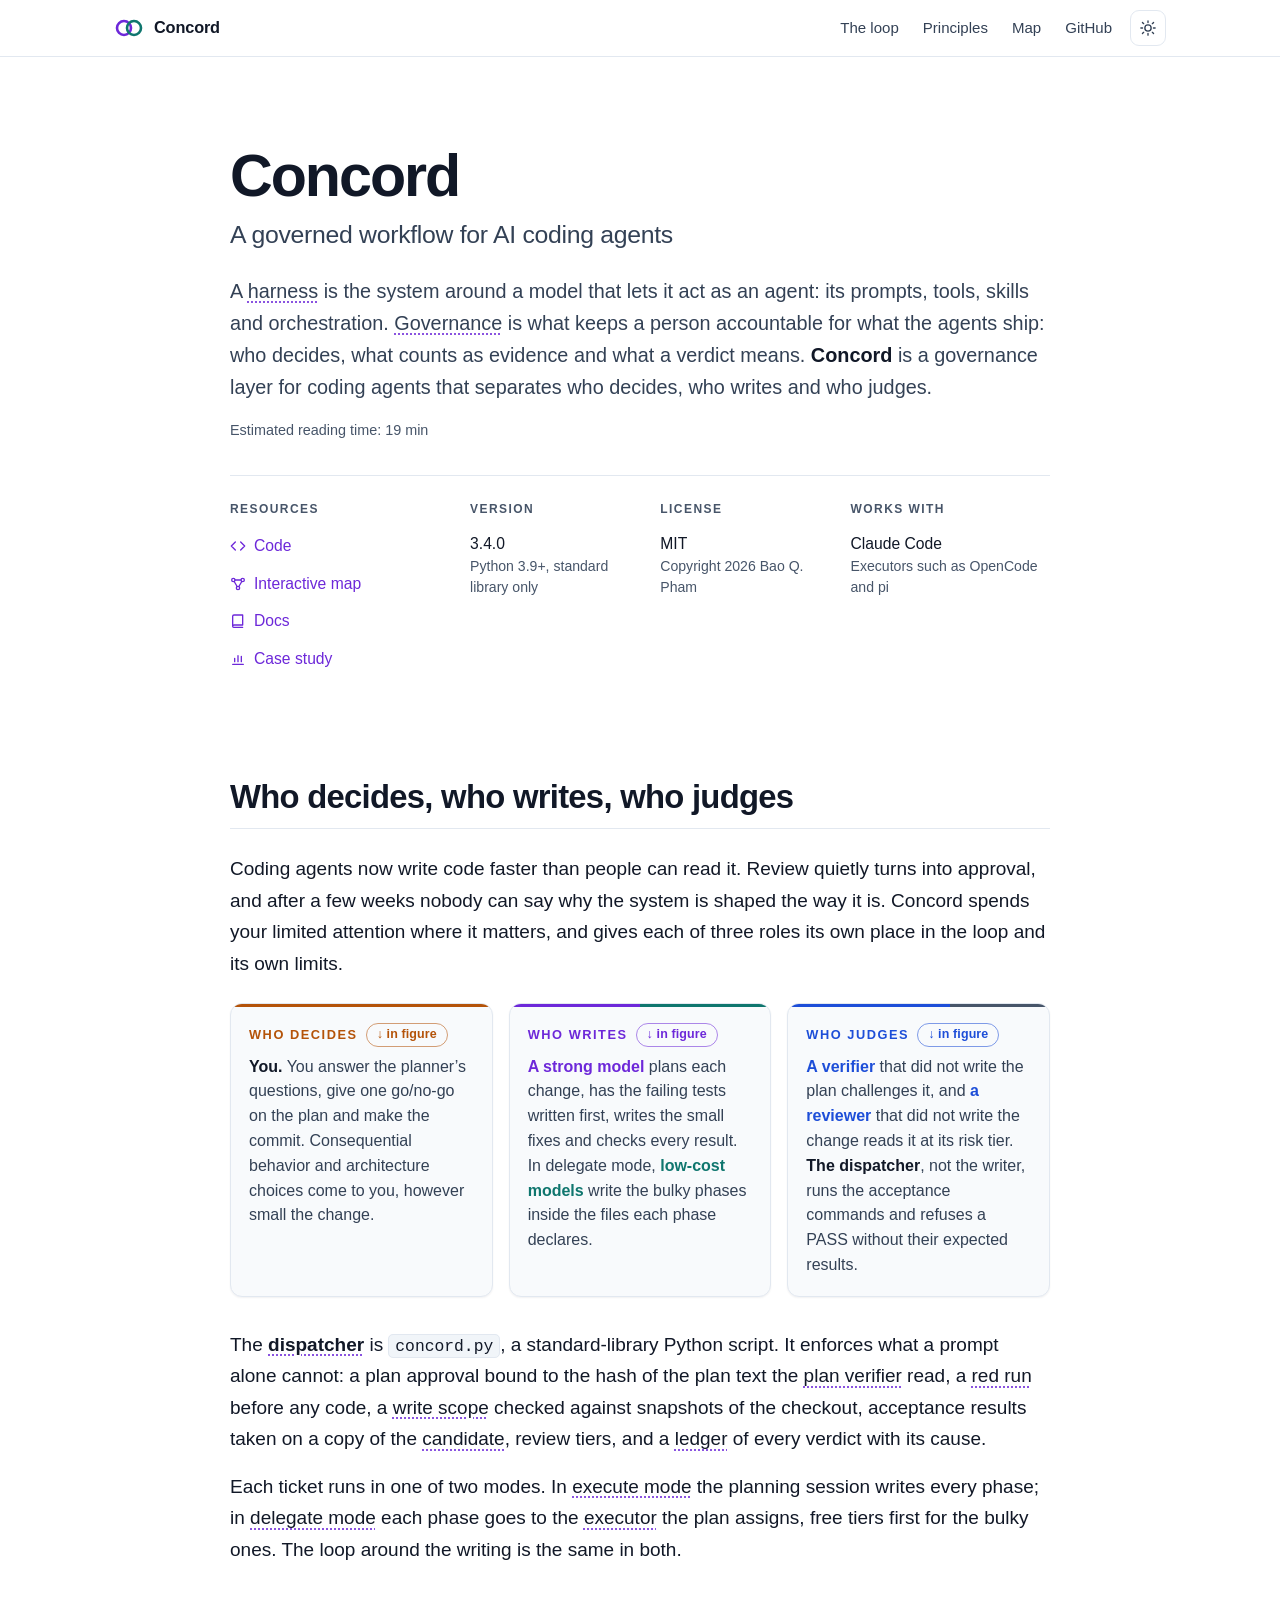
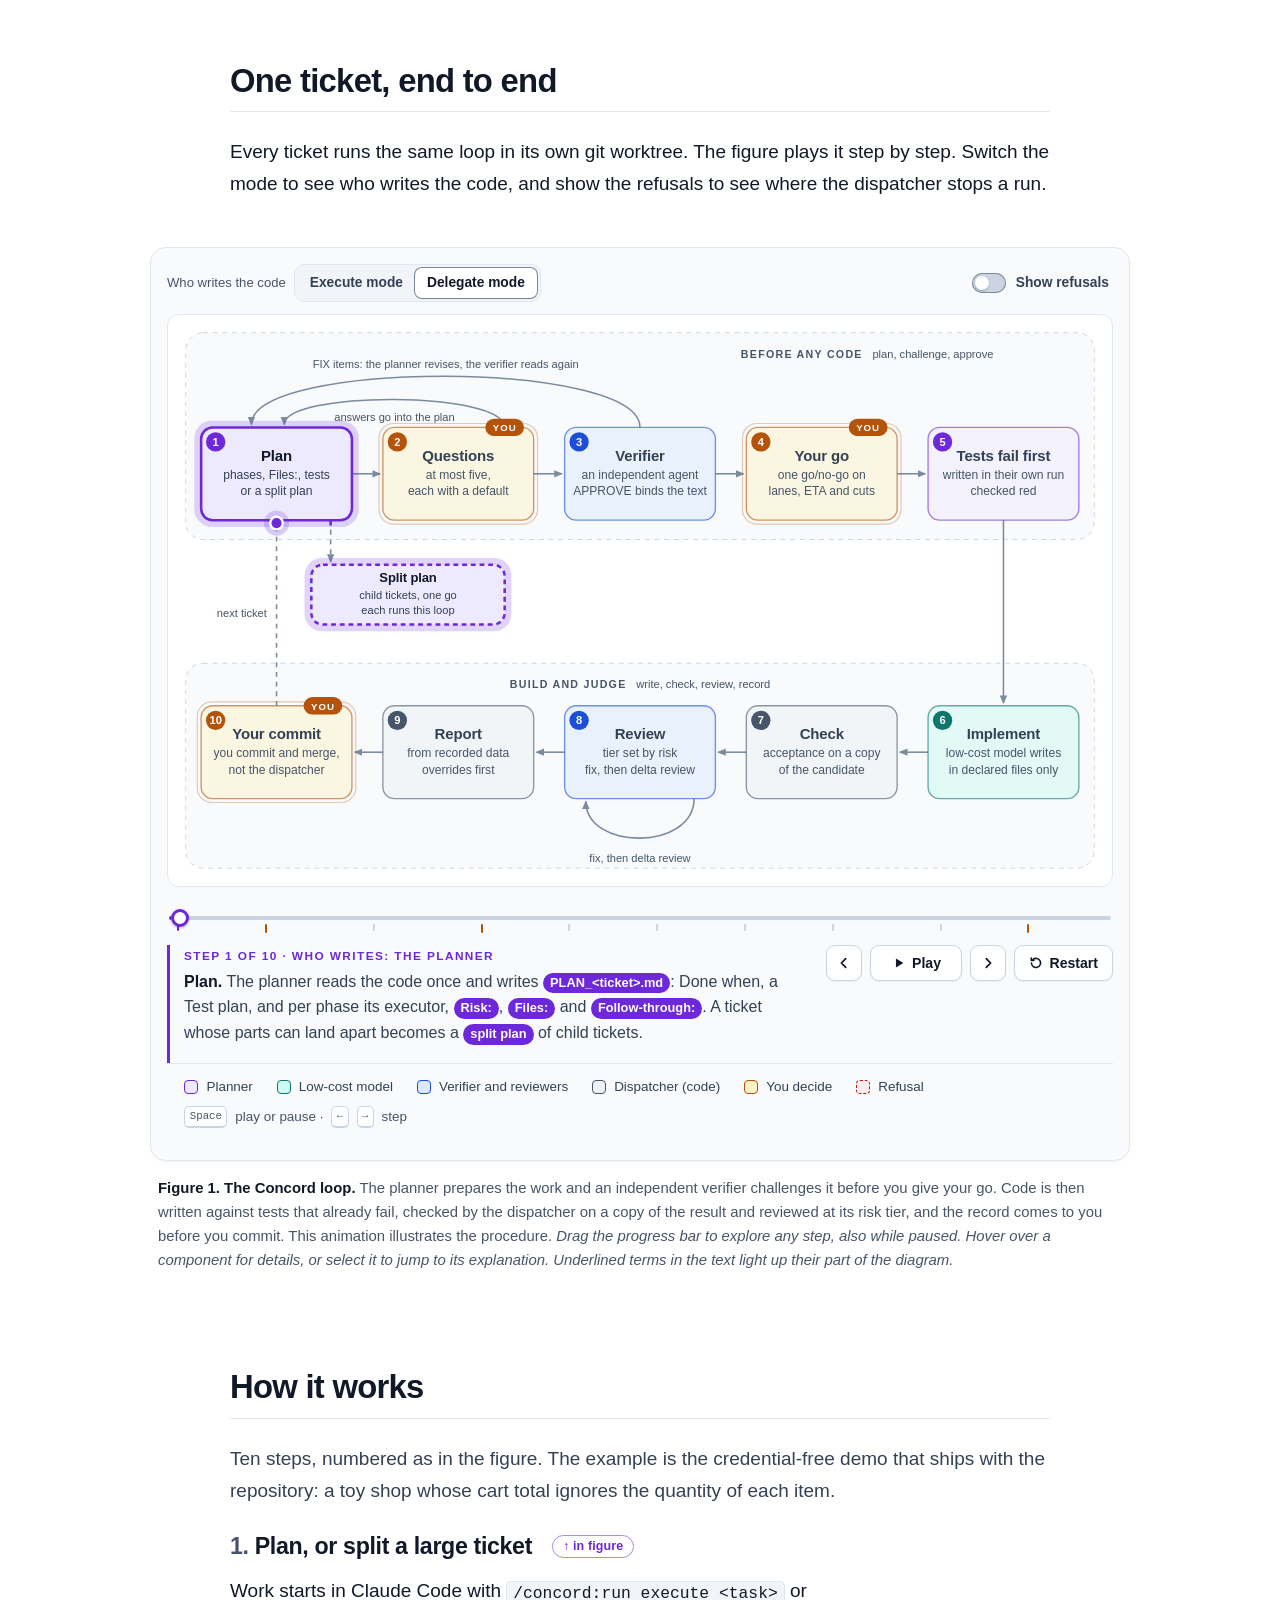
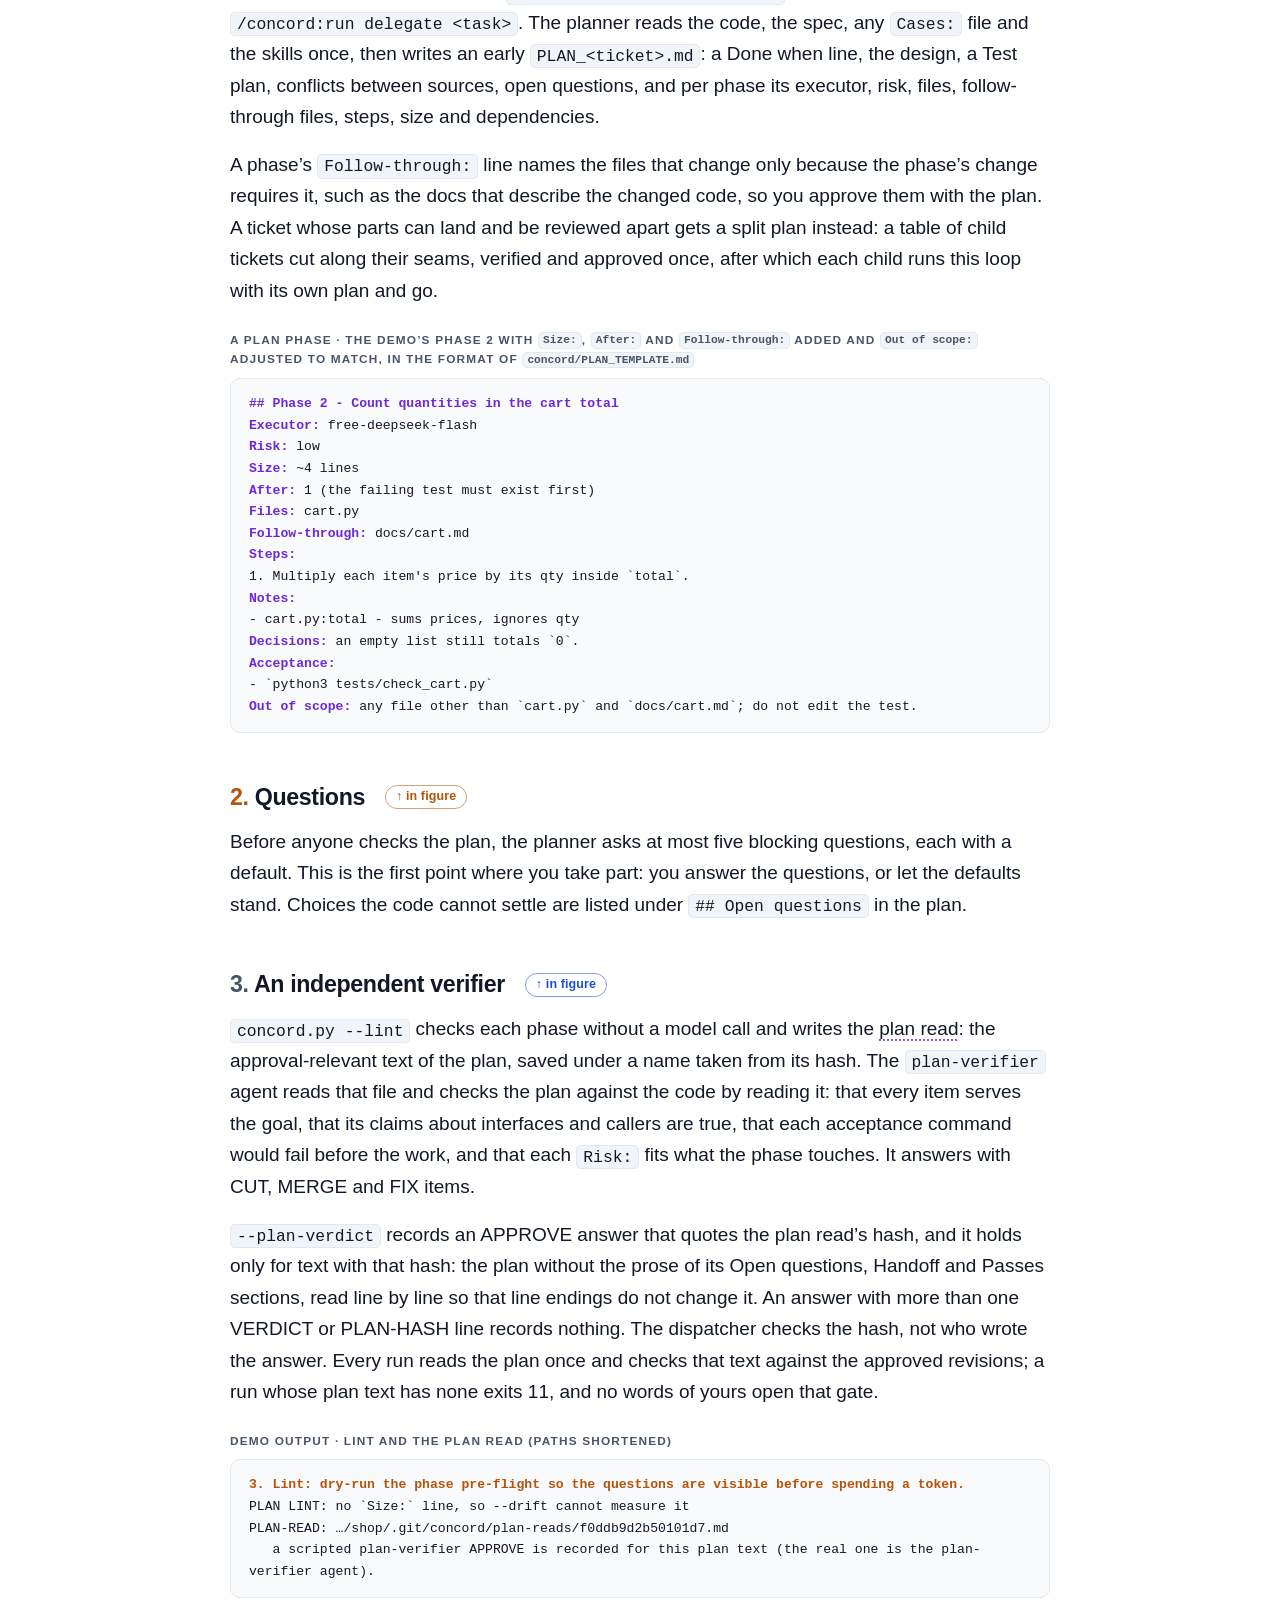
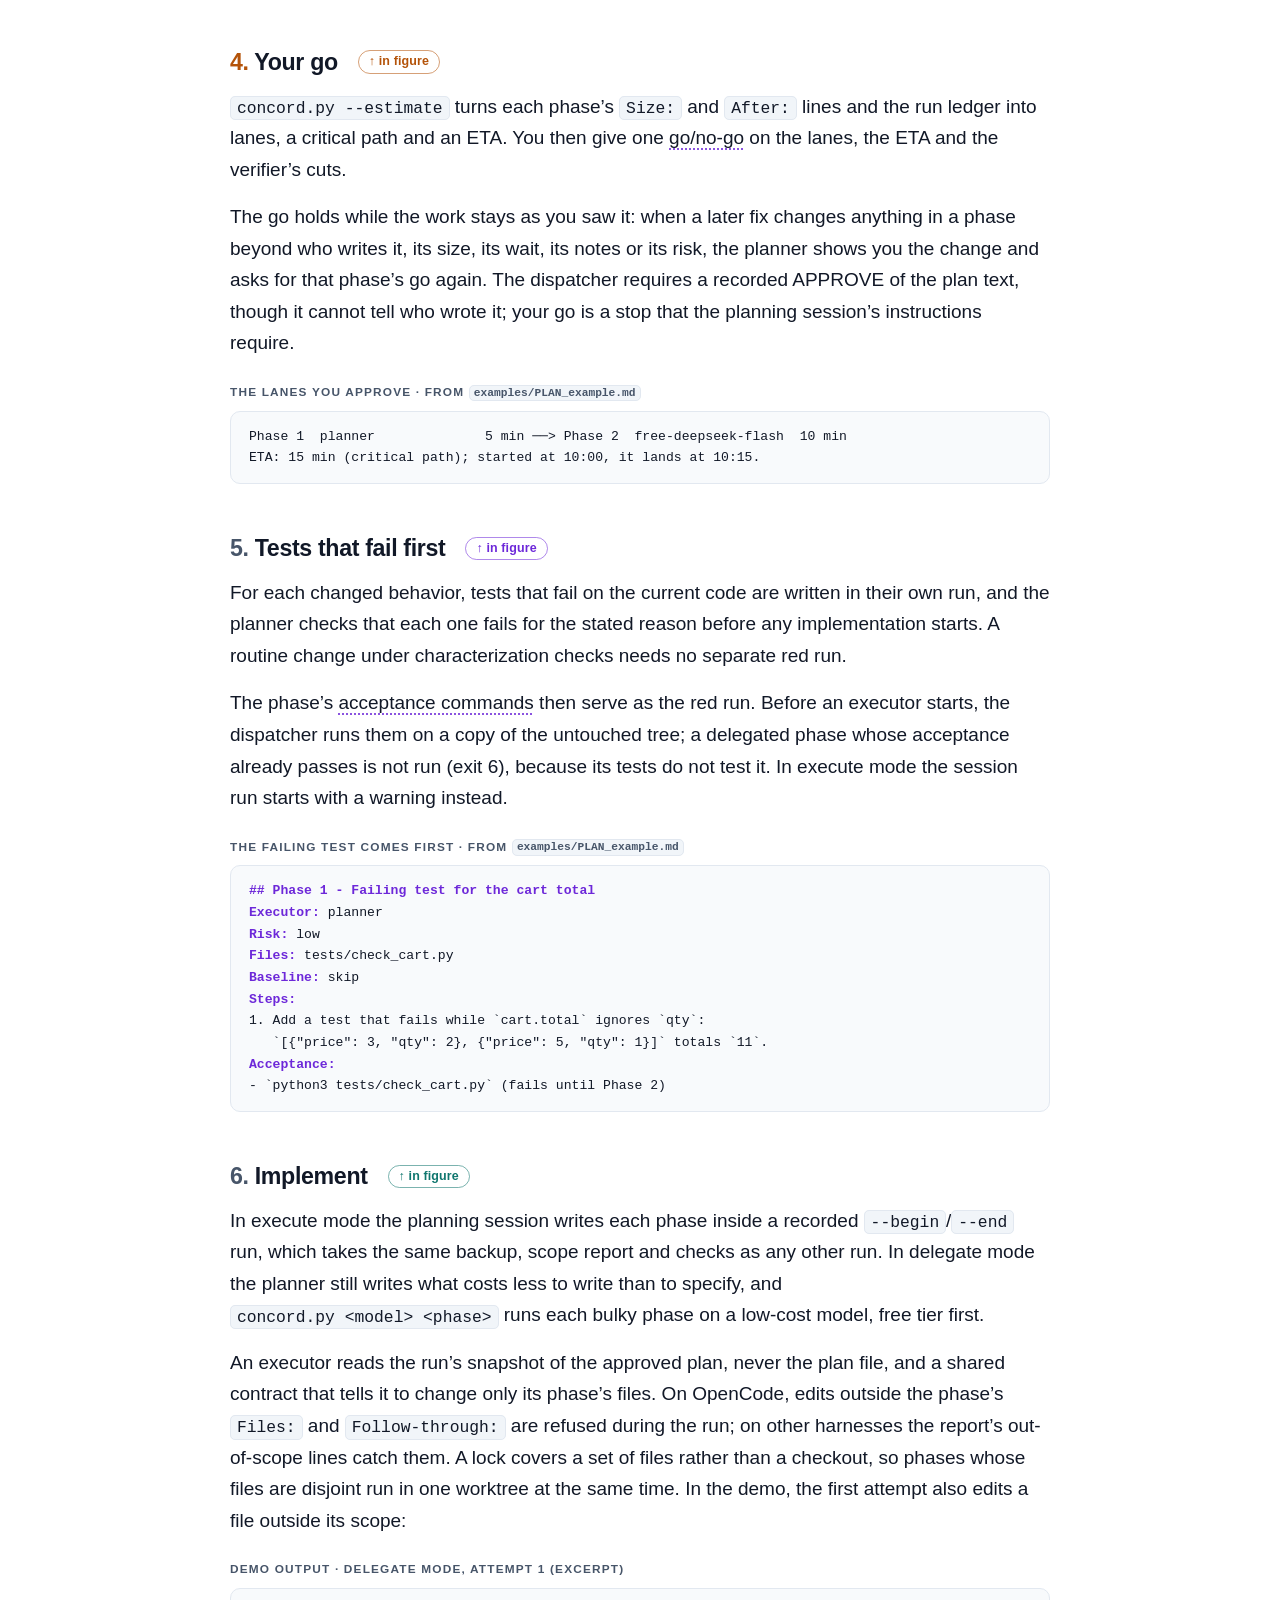
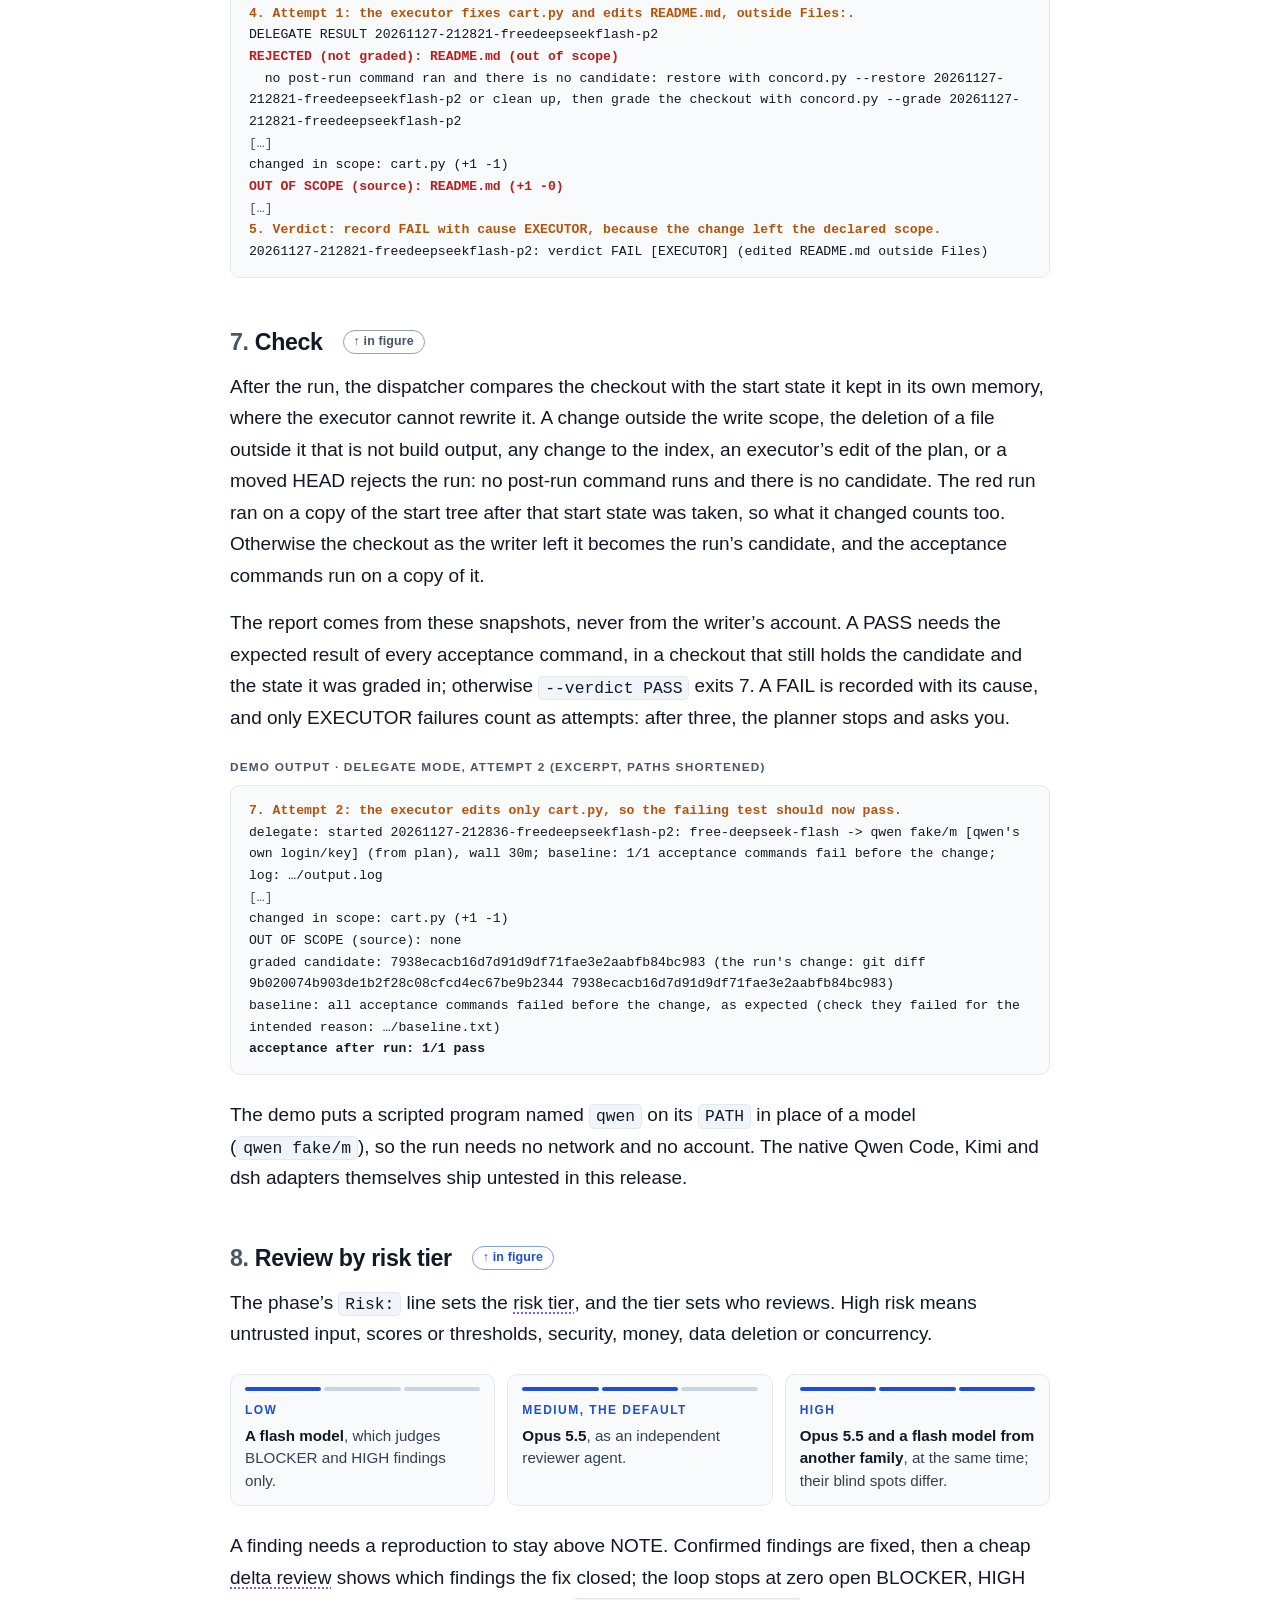
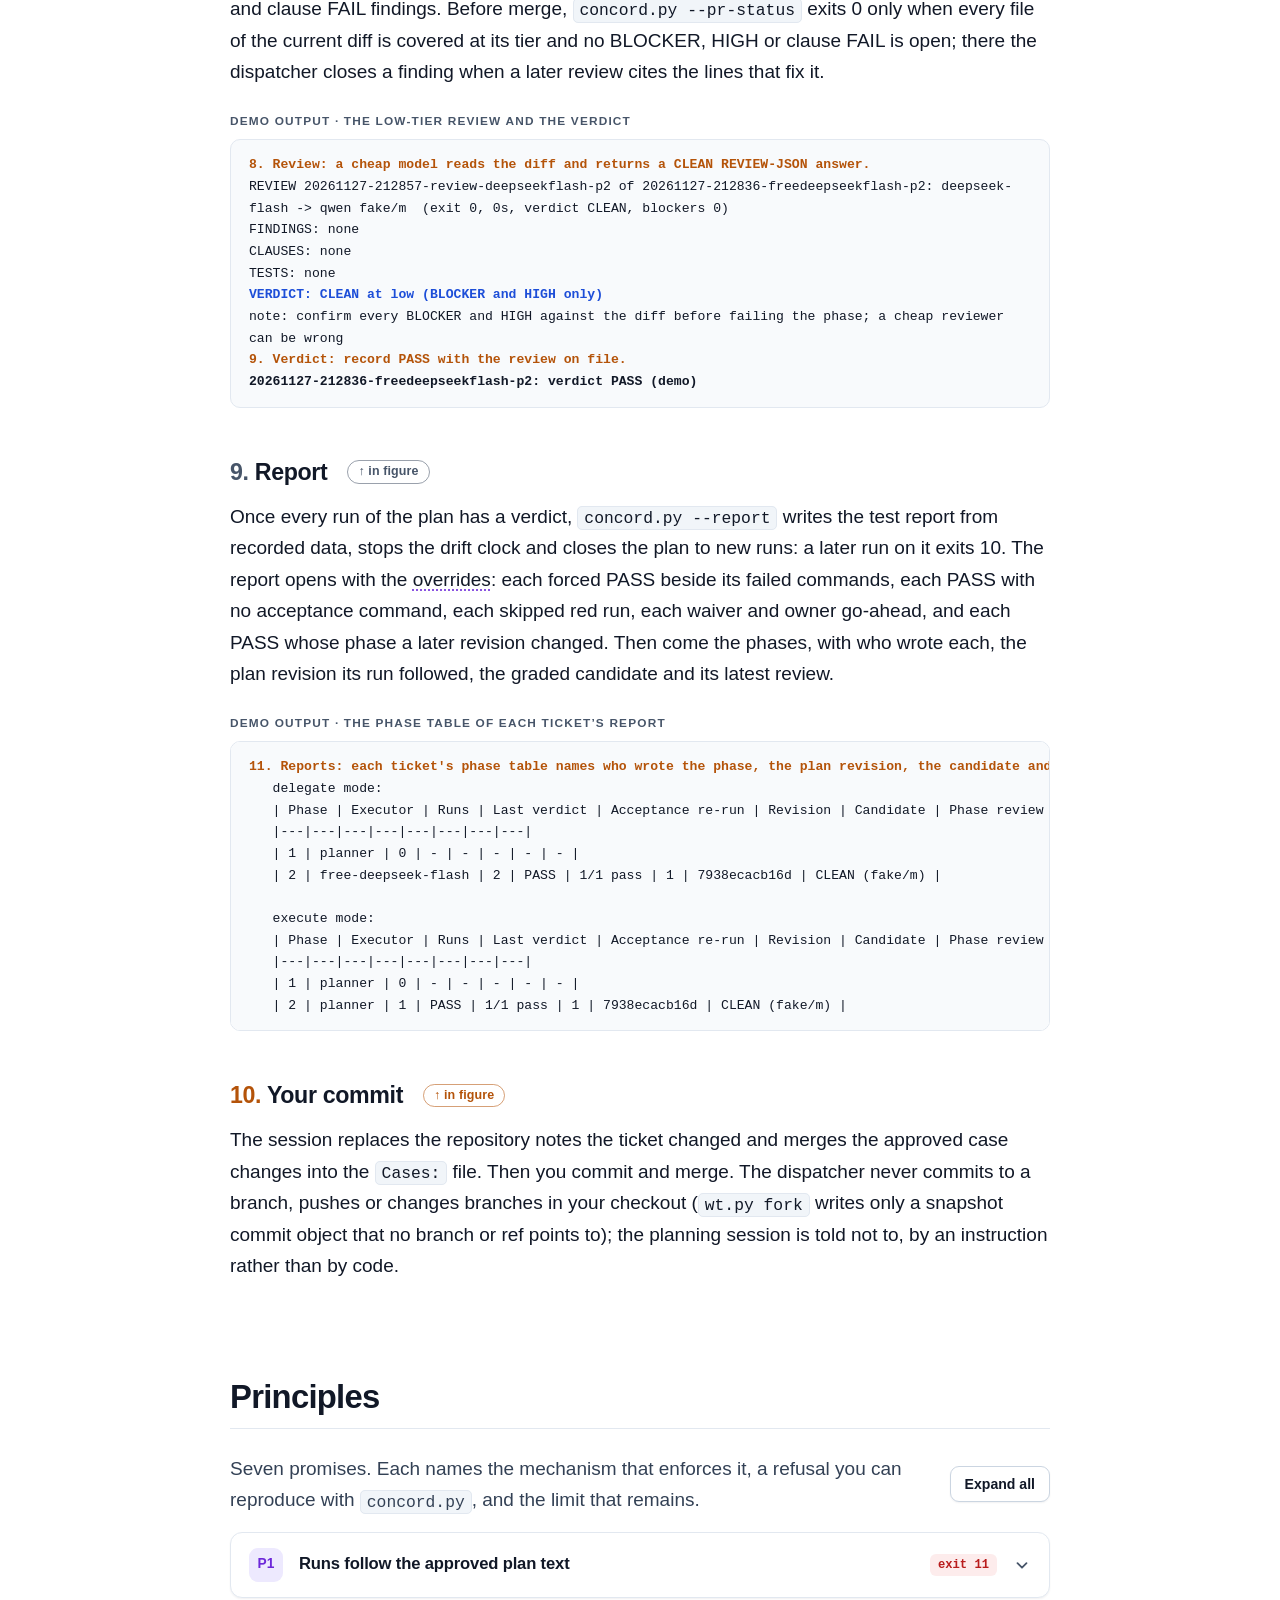
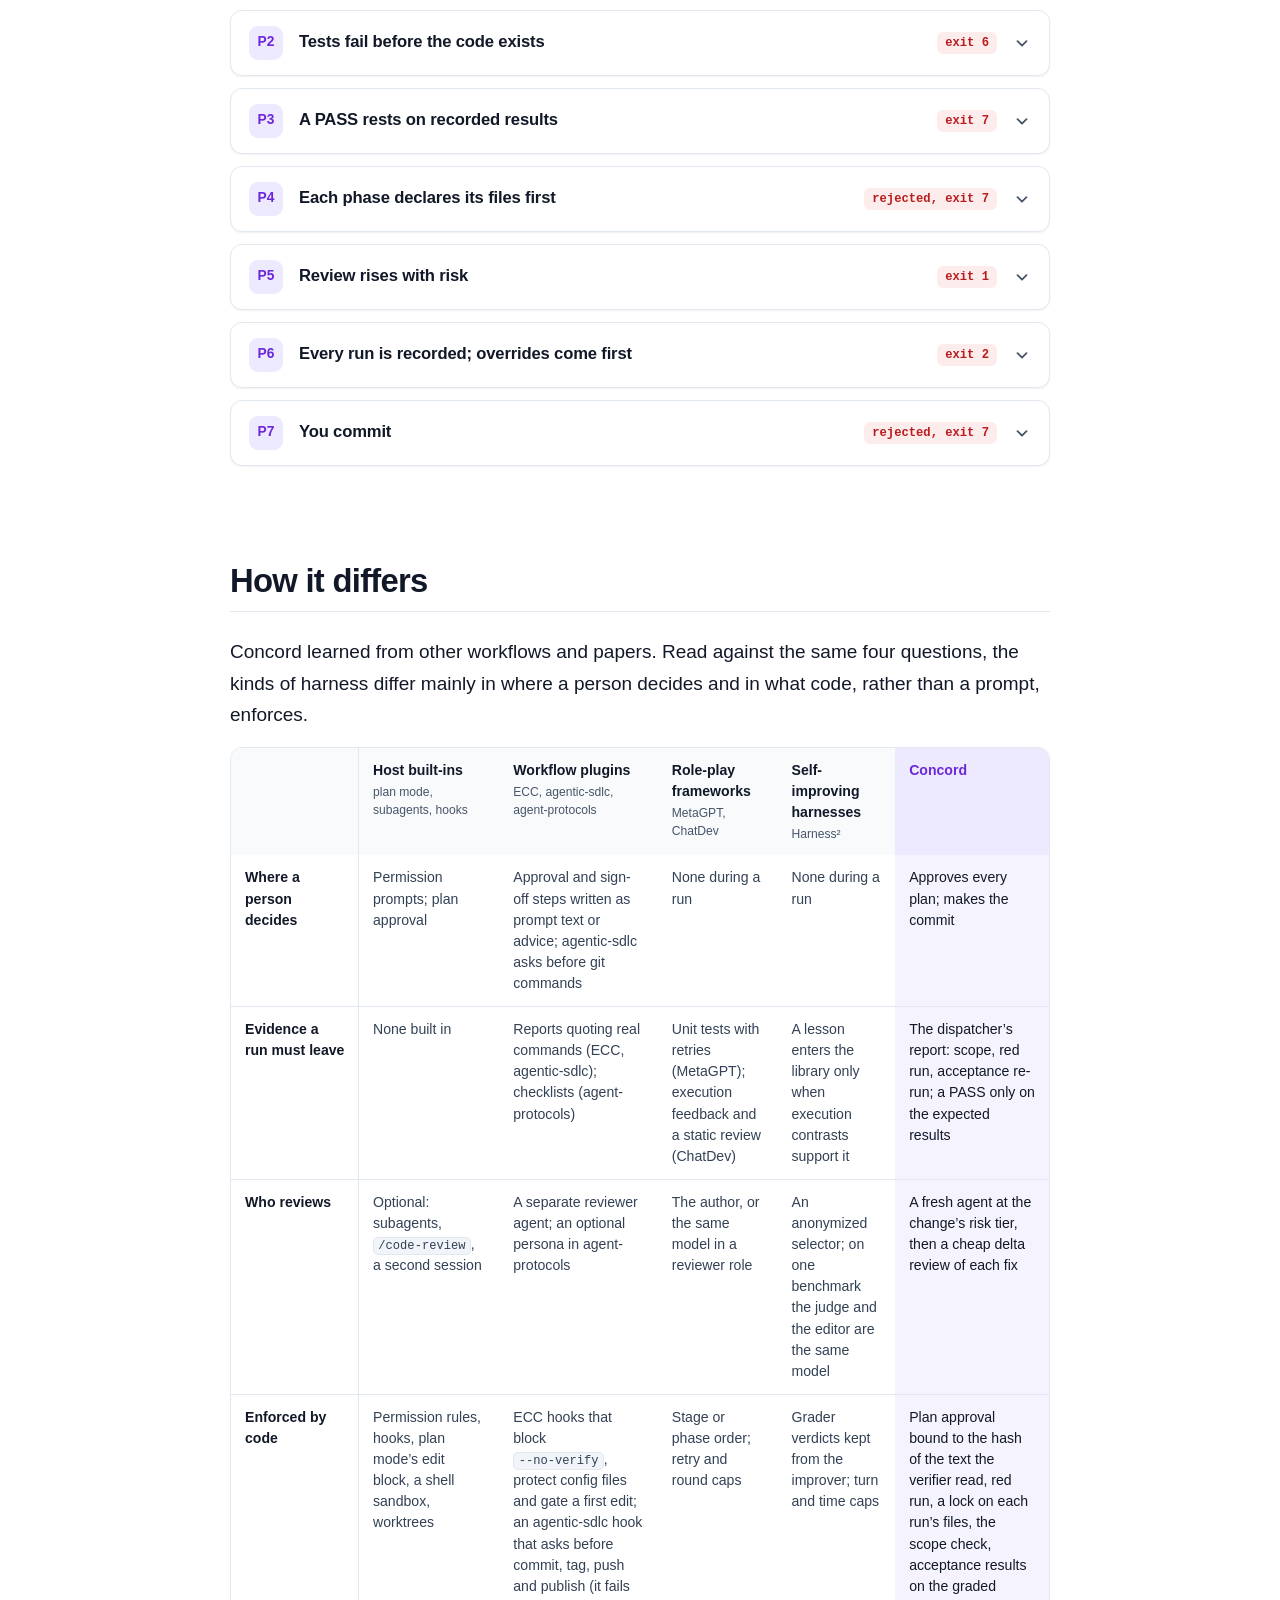
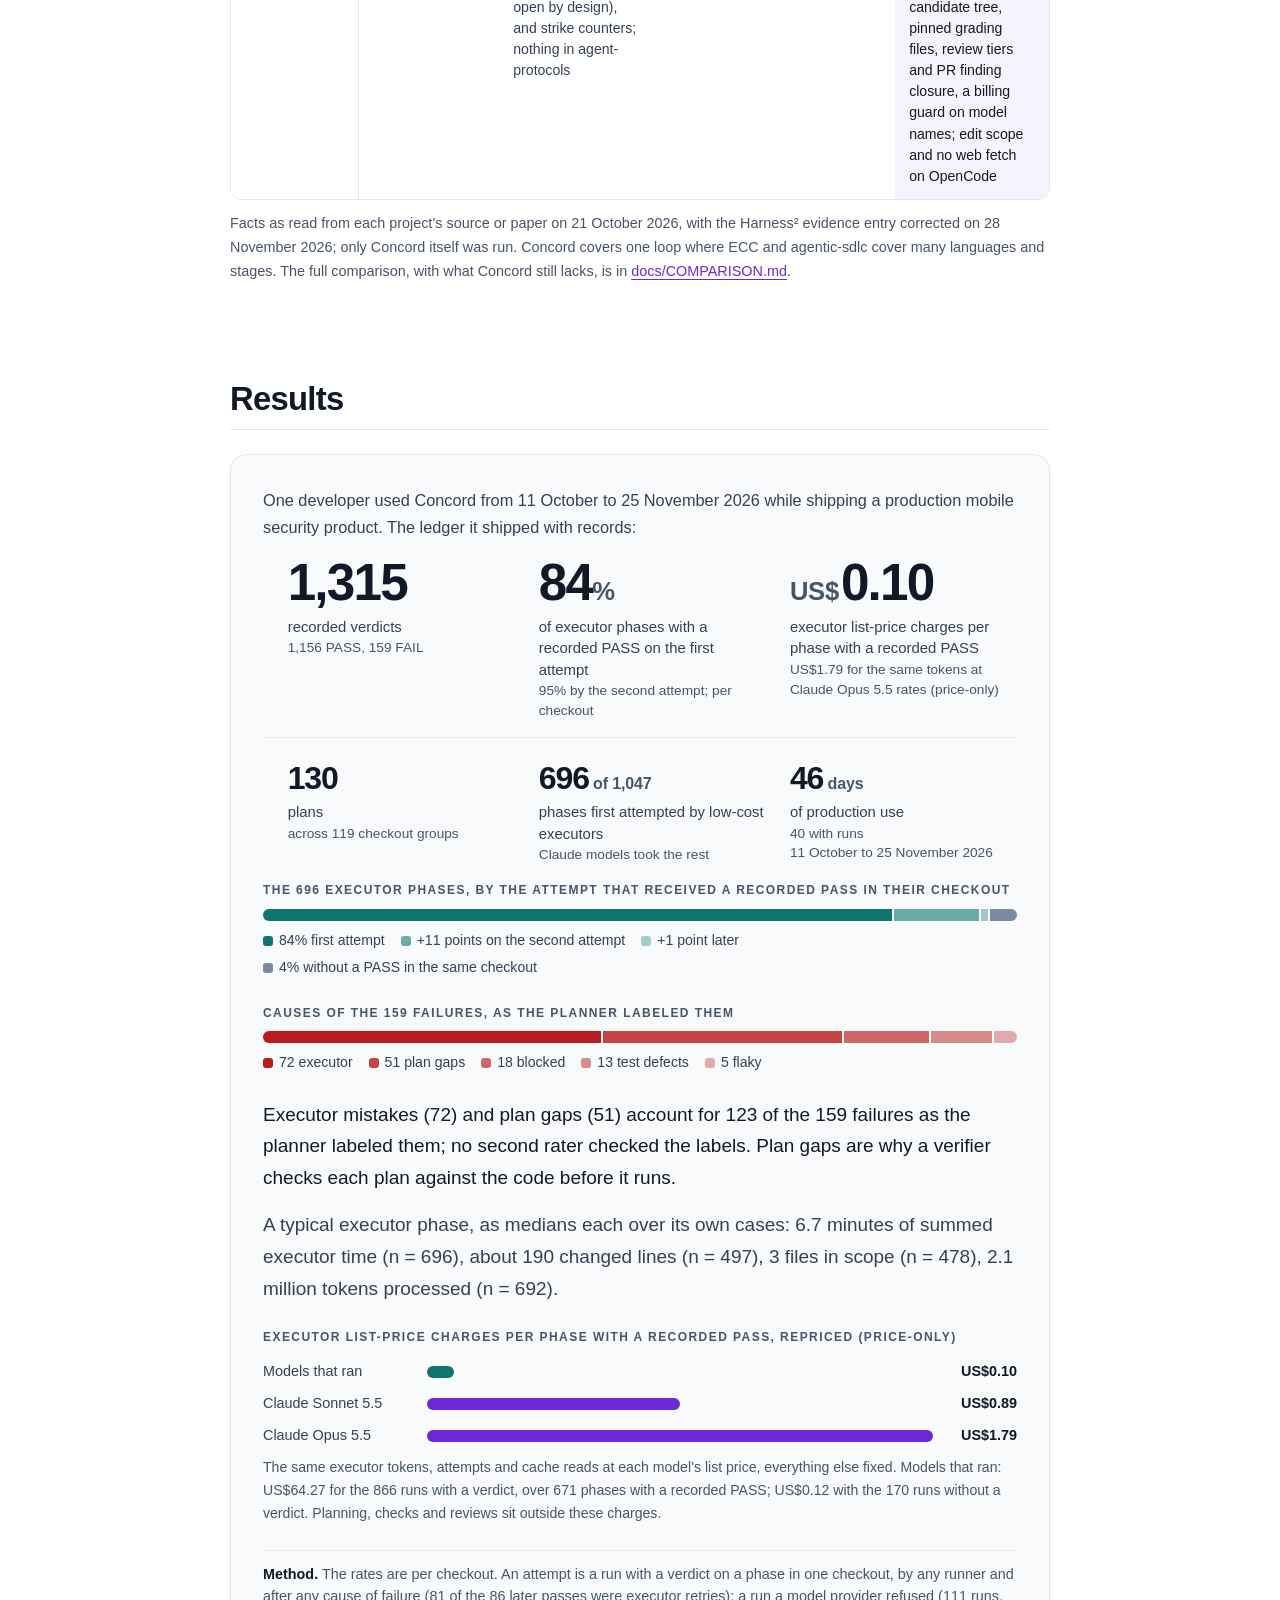
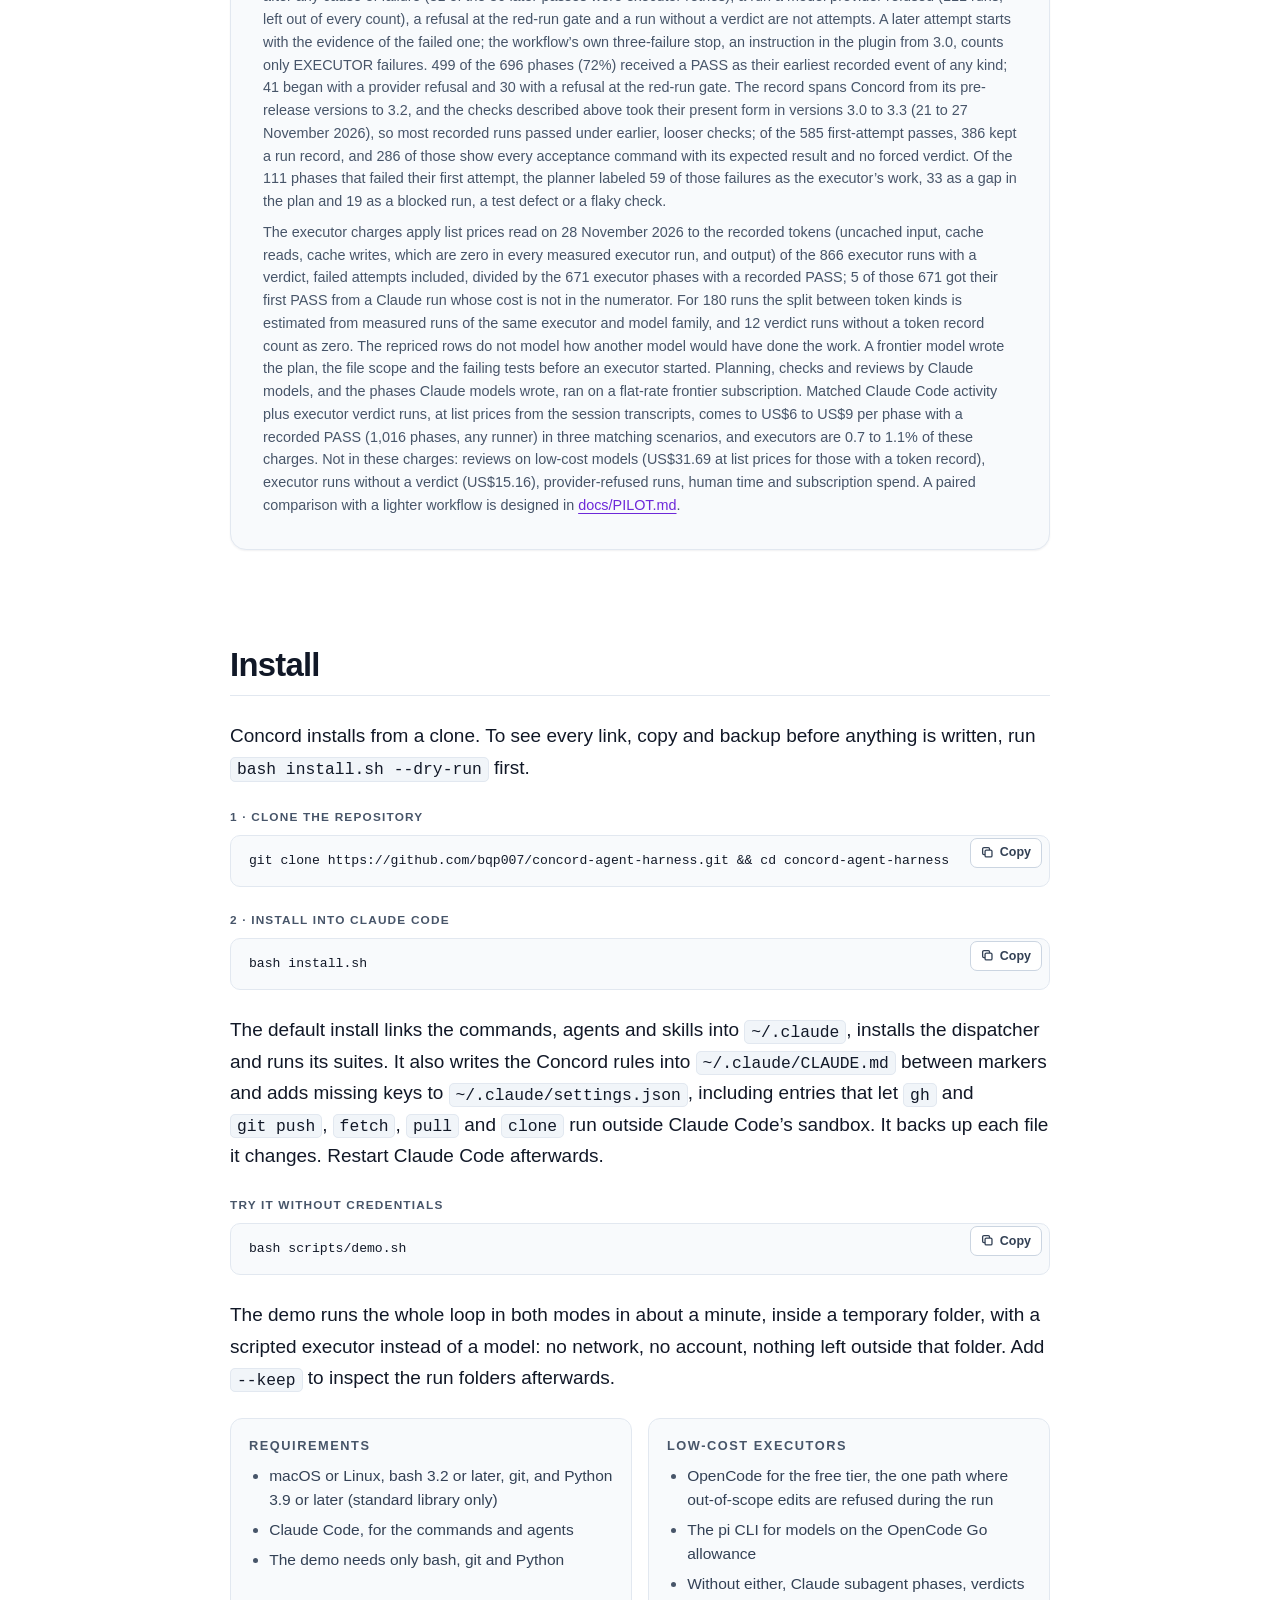
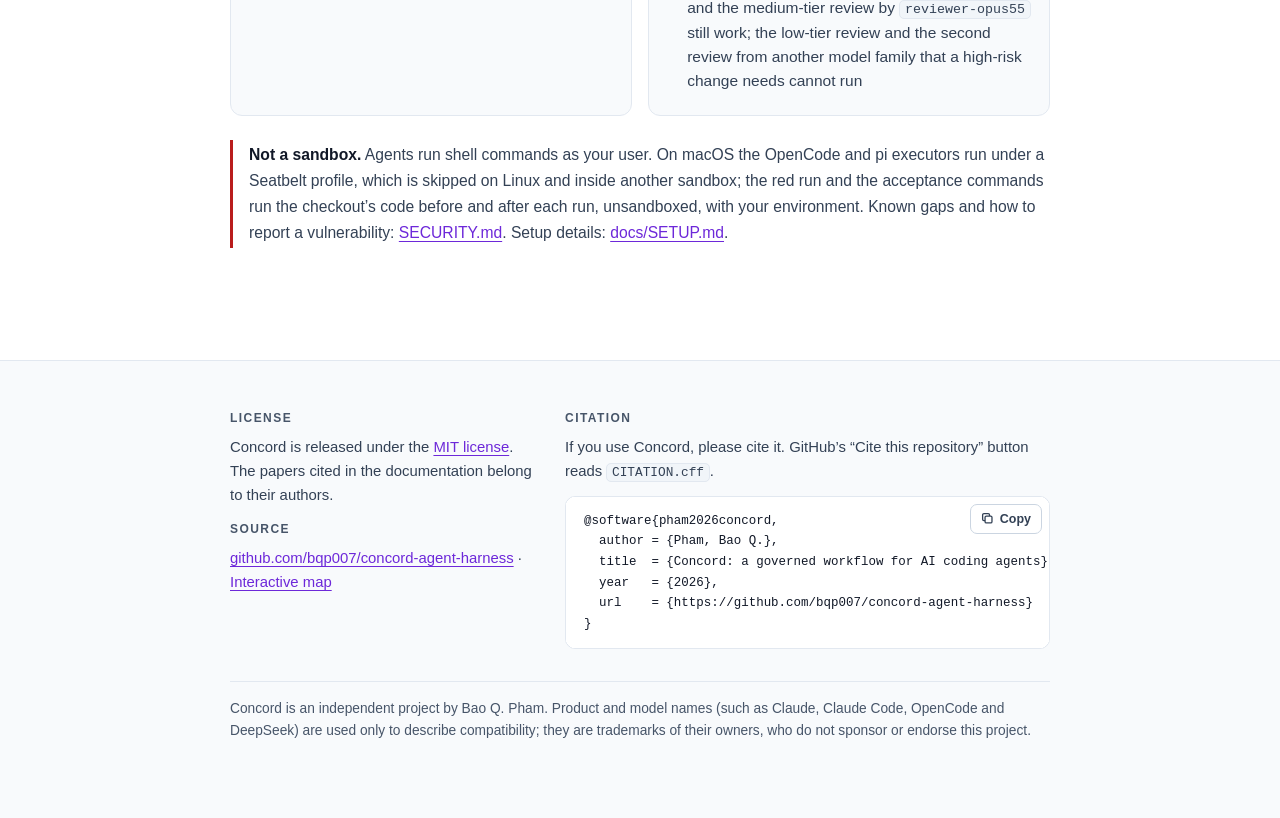
<file: site/index.html>
<!doctype html>
<html lang="en">
<head>
<meta charset="utf-8">
<meta name="viewport" content="width=device-width, initial-scale=1">
<title>Concord</title>
<meta name="description" content="Concord is a governed workflow for AI coding agents. It separates who decides, who writes and who judges: you approve the plan and commit, low-cost models write inside a declared scope, and a dispatcher and independent reviewers judge the result.">
<meta name="color-scheme" content="light dark">
<link rel="icon" href="data:image/svg+xml,%3Csvg xmlns='http://www.w3.org/2000/svg' viewBox='0 0 64 44'%3E%3Ccircle cx='22' cy='22' r='15' fill='none' stroke='%237c3aed' stroke-width='6'/%3E%3Ccircle cx='42' cy='22' r='15' fill='none' stroke='%230d9488' stroke-width='6'/%3E%3C/svg%3E">
<script>(function () { try { var t = window.localStorage.getItem('concord-theme'); if (t === 'light' || t === 'dark') { document.documentElement.setAttribute('data-theme', t); } } catch (e) { /* no stored theme */ } })();</script>
<link rel="stylesheet" href="assets/site.css">
<script src="assets/explainer.js" defer></script>
</head>
<body>
<a class="skip-link" href="#main">Skip to the article</a>

<header class="site-header">
  <div class="inner">
    <a class="brand" href="#top" aria-label="Concord, back to the top">
      <svg viewBox="0 0 30 20" aria-hidden="true"><circle class="ring-a" cx="10" cy="10" r="7" fill="none" stroke-width="2.6"/><circle class="ring-b" cx="20" cy="10" r="7" fill="none" stroke-width="2.6"/></svg>
      <span>Concord</span>
    </a>
    <nav class="site-nav" aria-label="Site">
      <a class="hide-sm" href="#figure">The loop</a>
      <a class="hide-sm" href="#principles">Principles</a>
      <a href="map/">Map</a>
      <a href="https://github.com/bqp007/concord-agent-harness">GitHub</a>
      <button type="button" class="icon-btn theme-toggle" aria-label="Switch theme">
        <svg class="sun" viewBox="0 0 24 24" fill="none" stroke="currentColor" stroke-width="1.8" stroke-linecap="round" aria-hidden="true"><circle cx="12" cy="12" r="4.2"/><path d="M12 2.5v2.2M12 19.3v2.2M4.6 4.6l1.6 1.6M17.8 17.8l1.6 1.6M2.5 12h2.2M19.3 12h2.2M4.6 19.4l1.6-1.6M17.8 6.2l1.6-1.6"/></svg>
        <svg class="moon" viewBox="0 0 24 24" fill="none" stroke="currentColor" stroke-width="1.8" stroke-linecap="round" stroke-linejoin="round" aria-hidden="true"><path d="M20 14.6A8.2 8.2 0 0 1 9.4 4a8.2 8.2 0 1 0 10.6 10.6z"/></svg>
      </button>
    </nav>
  </div>
</header>

<main id="main" class="article">

  <header class="hero" id="top">
    <h1>Concord</h1>
    <p class="subtitle">A governed workflow for AI coding agents</p>
    <p class="abstract">A <button type="button" class="term" data-term="harness">harness</button> is the system around a model that lets it act as an agent: its prompts, tools, skills and orchestration. <button type="button" class="term" data-term="governance">Governance</button> is what keeps a person accountable for what the agents ship: who decides, what counts as evidence and what a verdict means. <strong>Concord</strong> is a governance layer for coding agents that separates who decides, who writes and who judges.</p>
    <p class="reading-time">Estimated reading time: <span id="reading-time">12</span> min</p>

    <div class="meta">
      <div>
        <span class="eyebrow">Resources</span>
        <ul class="resources">
          <li><a href="https://github.com/bqp007/concord-agent-harness"><svg viewBox="0 0 24 24" fill="none" stroke="currentColor" stroke-width="2" stroke-linecap="round" stroke-linejoin="round" aria-hidden="true"><path d="m8 6-6 6 6 6M16 6l6 6-6 6"/></svg><span>Code</span></a></li>
          <li><a href="map/"><svg viewBox="0 0 24 24" fill="none" stroke="currentColor" stroke-width="2" stroke-linecap="round" aria-hidden="true"><circle cx="5" cy="6" r="2.5"/><circle cx="19" cy="6" r="2.5"/><circle cx="12" cy="18" r="2.5"/><path d="M7.4 6h9.2M6.3 8.2l4.4 7.6M17.7 8.2l-4.4 7.6"/></svg><span>Interactive map</span></a></li>
          <li><a href="https://github.com/bqp007/concord-agent-harness/blob/main/docs/WORKFLOW.md"><svg viewBox="0 0 24 24" fill="none" stroke="currentColor" stroke-width="2" stroke-linecap="round" stroke-linejoin="round" aria-hidden="true"><path d="M4 19.5V5a2 2 0 0 1 2-2h13v15H6a2 2 0 0 0-2 2 1.5 1.5 0 0 0 1.5 1.5H19"/></svg><span>Docs</span></a></li>
          <li><a href="#results"><svg viewBox="0 0 24 24" fill="none" stroke="currentColor" stroke-width="2" stroke-linecap="round" aria-hidden="true"><path d="M4 20h16M7 16v-5M12 16V7M17 16v-8"/></svg><span>Case study</span></a></li>
        </ul>
      </div>
      <div>
        <span class="eyebrow">Version</span>
        <p>3.4.0</p>
        <p class="note">Python 3.9+, standard library only</p>
      </div>
      <div>
        <span class="eyebrow">License</span>
        <p>MIT</p>
        <p class="note">Copyright 2026 Bao Q. Pham</p>
      </div>
      <div>
        <span class="eyebrow">Works with</span>
        <p>Claude Code</p>
        <p class="note">Executors such as OpenCode and pi</p>
      </div>
    </div>
  </header>

  <!-- ============ Roles ============ -->
  <section class="section" id="roles" aria-labelledby="roles-h">
    <h2 id="roles-h">Who decides, who writes, who judges</h2>
    <p>Coding agents now write code faster than people can read it. Review quietly turns into approval, and after a few weeks nobody can say why the system is shaped the way it is. Concord spends your limited attention where it matters, and gives each of three roles its own place in the loop and its own limits.</p>

    <div class="roles">
      <article class="role-card r-you" data-role="you">
        <header>
          <h3>Who decides</h3>
          <button type="button" class="fig-chip k-you" data-fig-role="you" aria-label="Show who decides in figure">&darr; in figure</button>
        </header>
        <p><span class="who">You.</span> You answer the planner&rsquo;s questions, give one go/no-go on the plan and make the commit. Consequential behavior and architecture choices come to you, however small the change.</p>
      </article>
      <article class="role-card r-write" data-role="write">
        <header>
          <h3>Who writes</h3>
          <button type="button" class="fig-chip k-planner" data-fig-role="write" aria-label="Show who writes in figure">&darr; in figure</button>
        </header>
        <p><span class="t-planner">A strong model</span> plans each change, has the failing tests written first, writes the small fixes and checks every result. In delegate mode, <span class="t-exec">low-cost models</span> write the bulky phases inside the files each phase declares.</p>
      </article>
      <article class="role-card r-judge" data-role="judge">
        <header>
          <h3>Who judges</h3>
          <button type="button" class="fig-chip k-judge" data-fig-role="judge" aria-label="Show who judges in figure">&darr; in figure</button>
        </header>
        <p><span class="t-judge">A verifier</span> that did not write the plan challenges it, and <span class="t-judge">a reviewer</span> that did not write the change reads it at its risk tier. <span class="t-disp">The dispatcher</span>, not the writer, runs the acceptance commands and refuses a PASS without their expected results.</p>
      </article>
    </div>

    <p>The <button type="button" class="term is-strong" data-term="dispatcher">dispatcher</button> is <code>concord.py</code>, a standard-library Python script. It enforces what a prompt alone cannot: a plan approval bound to the hash of the plan text the <button type="button" class="term" data-term="verifier">plan verifier</button> read, a <button type="button" class="term" data-term="red-run">red run</button> before any code, a <button type="button" class="term" data-term="scope">write scope</button> checked against snapshots of the checkout, acceptance results taken on a copy of the <button type="button" class="term" data-term="candidate">candidate</button>, review tiers, and a <button type="button" class="term" data-term="ledger">ledger</button> of every verdict with its cause.</p>
    <p>Each ticket runs in one of two modes. In <button type="button" class="term" data-term="execute-mode">execute mode</button> the planning session writes every phase; in <button type="button" class="term" data-term="delegate-mode">delegate mode</button> each phase goes to the <button type="button" class="term" data-term="executor">executor</button> the plan assigns, free tiers first for the bulky ones. The loop around the writing is the same in both.</p>
  </section>

  <!-- ============ The loop ============ -->
  <section class="section" aria-labelledby="loop-h">
    <h2 id="loop-h">One ticket, end to end</h2>
    <p>Every ticket runs the same loop in its own git worktree. The figure plays it step by step. Switch the mode to see who writes the code, and show the refusals to see where the dispatcher stops a run.</p>

    <figure class="figure wide" id="figure" aria-labelledby="fig-cap">
      <div class="loop" id="loop">
        <div class="loop-toolbar">
          <div class="seg-wrap">
            <span class="toolbar-label" id="mode-label">Who writes the code</span>
            <div class="seg" role="group" aria-labelledby="mode-label">
              <button type="button" data-mode="execute" aria-pressed="false">Execute mode</button>
              <button type="button" data-mode="delegate" aria-pressed="true">Delegate mode</button>
            </div>
          </div>
          <button type="button" class="switch" role="switch" aria-checked="false" data-action="fail"><span class="track" aria-hidden="true"></span>Show refusals</button>
        </div>

        <div class="loop-stage" role="group" tabindex="0" aria-label="The Concord loop. Space plays or pauses the animation; the left and right arrow keys step through it.">
          <svg class="loop-svg" role="group" aria-labelledby="loop-svg-title"></svg>
          <noscript><p class="loop-fallback">The animated figure needs JavaScript. The loop runs: plan, questions, independent verifier, your go, tests that fail first, implement, check, review by risk tier, report, your commit. Each step is described below.</p></noscript>
        </div>

        <div class="scrub">
          <div class="ticks" aria-hidden="true"></div>
          <input type="range" min="0" max="1000" step="1" value="0" aria-label="Animation progress">
        </div>

        <div class="narration-row">
          <div class="narration" aria-live="polite" data-role="planner">
            <p class="nar-kicker">Step 1 of 10</p>
            <p class="nar-text"><strong>Plan.</strong> The planner reads the code once and writes the plan for the ticket.</p>
          </div>
          <div class="controls">
            <button type="button" class="btn square" data-action="prev" aria-label="Previous step"><svg viewBox="0 0 16 16" fill="none" stroke="currentColor" stroke-width="2" stroke-linecap="round" stroke-linejoin="round" aria-hidden="true"><path d="M10 3 5 8l5 5"/></svg></button>
            <button type="button" class="btn primary" data-action="play" aria-label="Play the animation"><svg class="i-play" viewBox="0 0 16 16" fill="currentColor" aria-hidden="true"><path d="M4.5 2.8v10.4L13 8z"/></svg><svg class="i-pause" viewBox="0 0 16 16" fill="currentColor" aria-hidden="true"><rect x="3.5" y="2.8" width="3" height="10.4" rx="0.8"/><rect x="9.5" y="2.8" width="3" height="10.4" rx="0.8"/></svg><span class="label">Play</span></button>
            <button type="button" class="btn square" data-action="next" aria-label="Next step"><svg viewBox="0 0 16 16" fill="none" stroke="currentColor" stroke-width="2" stroke-linecap="round" stroke-linejoin="round" aria-hidden="true"><path d="m6 3 5 5-5 5"/></svg></button>
            <button type="button" class="btn" data-action="restart"><svg viewBox="0 0 16 16" fill="none" stroke="currentColor" stroke-width="1.8" stroke-linecap="round" stroke-linejoin="round" aria-hidden="true"><path d="M2.8 8a5.2 5.2 0 1 0 1.6-3.8"/><path d="M2.6 2.2v3h3"/></svg>Restart</button>
          </div>
        </div>

        <ul class="legend" aria-label="Legend">
          <li><span class="swatch r-planner" aria-hidden="true"></span>Planner</li>
          <li><span class="swatch r-exec" aria-hidden="true"></span>Low-cost model</li>
          <li><span class="swatch r-judge" aria-hidden="true"></span>Verifier and reviewers</li>
          <li><span class="swatch r-disp" aria-hidden="true"></span>Dispatcher (code)</li>
          <li><span class="swatch r-you" aria-hidden="true"></span>You decide</li>
          <li><span class="swatch r-stop" aria-hidden="true"></span>Refusal</li>
          <li class="keys"><kbd>Space</kbd> play or pause &middot; <kbd>&larr;</kbd> <kbd>&rarr;</kbd> step</li>
        </ul>

        <div class="tip" role="tooltip" hidden></div>
      </div>
      <figcaption id="fig-cap"><strong>Figure 1. The Concord loop.</strong> The planner prepares the work and an independent verifier challenges it before you give your go. Code is then written against tests that already fail, checked by the dispatcher on a copy of the result and reviewed at its risk tier, and the record comes to you before you commit. This animation illustrates the procedure. <em>Drag the progress bar to explore any step, also while paused. Hover over a component for details, or select it to jump to its explanation. Underlined terms in the text light up their part of the diagram.</em></figcaption>
    </figure>
  </section>

  <!-- ============ How it works ============ -->
  <section class="section steps" id="how" aria-labelledby="how-h">
    <h2 id="how-h">How it works</h2>
    <p class="section-lede">Ten steps, numbered as in the figure. The example is the credential-free demo that ships with the repository: a toy shop whose cart total ignores the quantity of each item.</p>

    <section class="step" id="step-plan" aria-labelledby="h-plan">
      <div class="step-head">
        <h3 id="h-plan"><span class="num">1.</span> Plan, or split a large ticket</h3>
        <button type="button" class="fig-chip k-planner" data-fig-step="plan" aria-label="Show step 1 in figure">&uarr; in figure</button>
      </div>
      <p>Work starts in Claude Code with <code>/concord:run execute &lt;task&gt;</code> or <code>/concord:run delegate &lt;task&gt;</code>. The planner reads the code, the spec, any <code>Cases:</code> file and the skills once, then writes an early <code>PLAN_&lt;ticket&gt;.md</code>: a Done when line, the design, a Test plan, conflicts between sources, open questions, and per phase its executor, risk, files, follow-through files, steps, size and dependencies.</p>
      <p>A phase&rsquo;s <code>Follow-through:</code> line names the files that change only because the phase&rsquo;s change requires it, such as the docs that describe the changed code, so you approve them with the plan. A ticket whose parts can land and be reviewed apart gets a split plan instead: a table of child tickets cut along their seams, verified and approved once, after which each child runs this loop with its own plan and go.</p>
      <div class="codeblock">
        <span class="code-label">A plan phase &middot; the demo&rsquo;s phase 2 with <code>Size:</code>, <code>After:</code> and <code>Follow-through:</code> added and <code>Out of scope:</code> adjusted to match, in the format of <code>concord/PLAN_TEMPLATE.md</code></span>
<pre><code><span class="k">## Phase 2 - Count quantities in the cart total</span>
<span class="k">Executor:</span> free-deepseek-flash
<span class="k">Risk:</span> low
<span class="k">Size:</span> ~4 lines
<span class="k">After:</span> 1 (the failing test must exist first)
<span class="k">Files:</span> cart.py
<span class="k">Follow-through:</span> docs/cart.md
<span class="k">Steps:</span>
1. Multiply each item's price by its qty inside `total`.
<span class="k">Notes:</span>
- cart.py:total - sums prices, ignores qty
<span class="k">Decisions:</span> an empty list still totals `0`.
<span class="k">Acceptance:</span>
- `python3 tests/check_cart.py`
<span class="k">Out of scope:</span> any file other than `cart.py` and `docs/cart.md`; do not edit the test.</code></pre>
      </div>
    </section>

    <section class="step r-you" id="step-questions" aria-labelledby="h-questions">
      <div class="step-head">
        <h3 id="h-questions"><span class="num">2.</span> Questions</h3>
        <button type="button" class="fig-chip k-you" data-fig-step="questions" aria-label="Show step 2 in figure">&uarr; in figure</button>
      </div>
      <p>Before anyone checks the plan, the planner asks at most five blocking questions, each with a default. This is the first point where you take part: you answer the questions, or let the defaults stand. Choices the code cannot settle are listed under <code>## Open questions</code> in the plan.</p>
    </section>

    <section class="step" id="step-verifier" aria-labelledby="h-verifier">
      <div class="step-head">
        <h3 id="h-verifier"><span class="num">3.</span> An independent verifier</h3>
        <button type="button" class="fig-chip k-judge" data-fig-step="verifier" aria-label="Show step 3 in figure">&uarr; in figure</button>
      </div>
      <p><code>concord.py --lint</code> checks each phase without a model call and writes the <button type="button" class="term" data-term="plan-read">plan read</button>: the approval-relevant text of the plan, saved under a name taken from its hash. The <code>plan-verifier</code> agent reads that file and checks the plan against the code by reading it: that every item serves the goal, that its claims about interfaces and callers are true, that each acceptance command would fail before the work, and that each <code>Risk:</code> fits what the phase touches. It answers with CUT, MERGE and FIX items.</p>
      <p><code>--plan-verdict</code> records an APPROVE answer that quotes the plan read&rsquo;s hash, and it holds only for text with that hash: the plan without the prose of its Open questions, Handoff and Passes sections, read line by line so that line endings do not change it. An answer with more than one VERDICT or PLAN-HASH line records nothing. The dispatcher checks the hash, not who wrote the answer. Every run reads the plan once and checks that text against the approved revisions; a run whose plan text has none exits 11, and no words of yours open that gate.</p>
      <div class="codeblock">
        <span class="code-label">Demo output &middot; lint and the plan read (paths shortened)</span>
<pre class="wrap"><code><span class="head">3. Lint: dry-run the phase pre-flight so the questions are visible before spending a token.</span>
PLAN LINT: no `Size:` line, so --drift cannot measure it
PLAN-READ: &hellip;/shop/.git/concord/plan-reads/f0ddb9d2b50101d7.md
   a scripted plan-verifier APPROVE is recorded for this plan text (the real one is the plan-verifier agent).</code></pre>
      </div>
    </section>

    <section class="step r-you" id="step-go" aria-labelledby="h-go">
      <div class="step-head">
        <h3 id="h-go"><span class="num">4.</span> Your go</h3>
        <button type="button" class="fig-chip k-you" data-fig-step="go" aria-label="Show step 4 in figure">&uarr; in figure</button>
      </div>
      <p><code>concord.py --estimate</code> turns each phase&rsquo;s <code>Size:</code> and <code>After:</code> lines and the run ledger into lanes, a critical path and an ETA. You then give one <button type="button" class="term" data-term="go">go/no-go</button> on the lanes, the ETA and the verifier&rsquo;s cuts.</p>
      <p>The go holds while the work stays as you saw it: when a later fix changes anything in a phase beyond who writes it, its size, its wait, its notes or its risk, the planner shows you the change and asks for that phase&rsquo;s go again. The dispatcher requires a recorded APPROVE of the plan text, though it cannot tell who wrote it; your go is a stop that the planning session&rsquo;s instructions require.</p>
      <div class="codeblock">
        <span class="code-label">The lanes you approve &middot; from <code>examples/PLAN_example.md</code></span>
<pre><code>Phase 1  planner              5 min ──&gt; Phase 2  free-deepseek-flash  10 min
ETA: 15 min (critical path); started at 10:00, it lands at 10:15.</code></pre>
      </div>
    </section>

    <section class="step" id="step-tests" aria-labelledby="h-tests">
      <div class="step-head">
        <h3 id="h-tests"><span class="num">5.</span> Tests that fail first</h3>
        <button type="button" class="fig-chip k-planner" data-fig-step="tests" aria-label="Show step 5 in figure">&uarr; in figure</button>
      </div>
      <p>For each changed behavior, tests that fail on the current code are written in their own run, and the planner checks that each one fails for the stated reason before any implementation starts. A routine change under characterization checks needs no separate red run.</p>
      <p>The phase&rsquo;s <button type="button" class="term" data-term="acceptance">acceptance commands</button> then serve as the red run. Before an executor starts, the dispatcher runs them on a copy of the untouched tree; a delegated phase whose acceptance already passes is not run (exit 6), because its tests do not test it. In execute mode the session run starts with a warning instead.</p>
      <div class="codeblock">
        <span class="code-label">The failing test comes first &middot; from <code>examples/PLAN_example.md</code></span>
<pre><code><span class="k">## Phase 1 - Failing test for the cart total</span>
<span class="k">Executor:</span> planner
<span class="k">Risk:</span> low
<span class="k">Files:</span> tests/check_cart.py
<span class="k">Baseline:</span> skip
<span class="k">Steps:</span>
1. Add a test that fails while `cart.total` ignores `qty`:
   `[{"price": 3, "qty": 2}, {"price": 5, "qty": 1}]` totals `11`.
<span class="k">Acceptance:</span>
- `python3 tests/check_cart.py` (fails until Phase 2)</code></pre>
      </div>
    </section>

    <section class="step" id="step-implement" aria-labelledby="h-implement">
      <div class="step-head">
        <h3 id="h-implement"><span class="num">6.</span> Implement</h3>
        <button type="button" class="fig-chip k-exec" data-fig-step="implement" aria-label="Show step 6 in figure">&uarr; in figure</button>
      </div>
      <p>In execute mode the planning session writes each phase inside a recorded <code>--begin</code>/<code>--end</code> run, which takes the same backup, scope report and checks as any other run. In delegate mode the planner still writes what costs less to write than to specify, and <code>concord.py &lt;model&gt; &lt;phase&gt;</code> runs each bulky phase on a low-cost model, free tier first.</p>
      <p>An executor reads the run&rsquo;s snapshot of the approved plan, never the plan file, and a shared contract that tells it to change only its phase&rsquo;s files. On OpenCode, edits outside the phase&rsquo;s <code>Files:</code> and <code>Follow-through:</code> are refused during the run; on other harnesses the report&rsquo;s out-of-scope lines catch them. A lock covers a set of files rather than a checkout, so phases whose files are disjoint run in one worktree at the same time. In the demo, the first attempt also edits a file outside its scope:</p>
      <div class="codeblock">
        <span class="code-label">Demo output &middot; delegate mode, attempt 1 (excerpt)</span>
<pre class="wrap"><code><span class="head">4. Attempt 1: the executor fixes cart.py and edits README.md, outside Files:.</span>
DELEGATE RESULT 20261127-212821-freedeepseekflash-p2
<span class="bad">REJECTED (not graded): README.md (out of scope)</span>
  no post-run command ran and there is no candidate: restore with concord.py --restore 20261127-212821-freedeepseekflash-p2 or clean up, then grade the checkout with concord.py --grade 20261127-212821-freedeepseekflash-p2
<span class="dim">[&hellip;]</span>
changed in scope: cart.py (+1 -1)
<span class="bad">OUT OF SCOPE (source): README.md (+1 -0)</span>
<span class="dim">[&hellip;]</span>
<span class="head">5. Verdict: record FAIL with cause EXECUTOR, because the change left the declared scope.</span>
20261127-212821-freedeepseekflash-p2: verdict FAIL [EXECUTOR] (edited README.md outside Files)</code></pre>
      </div>
    </section>

    <section class="step" id="step-check" aria-labelledby="h-check">
      <div class="step-head">
        <h3 id="h-check"><span class="num">7.</span> Check</h3>
        <button type="button" class="fig-chip k-disp" data-fig-step="check" aria-label="Show step 7 in figure">&uarr; in figure</button>
      </div>
      <p>After the run, the dispatcher compares the checkout with the start state it kept in its own memory, where the executor cannot rewrite it. A change outside the write scope, the deletion of a file outside it that is not build output, any change to the index, an executor&rsquo;s edit of the plan, or a moved HEAD rejects the run: no post-run command runs and there is no candidate. The red run ran on a copy of the start tree after that start state was taken, so what it changed counts too. Otherwise the checkout as the writer left it becomes the run&rsquo;s candidate, and the acceptance commands run on a copy of it.</p>
      <p>The report comes from these snapshots, never from the writer&rsquo;s account. A PASS needs the expected result of every acceptance command, in a checkout that still holds the candidate and the state it was graded in; otherwise <code>--verdict PASS</code> exits 7. A FAIL is recorded with its cause, and only EXECUTOR failures count as attempts: after three, the planner stops and asks you.</p>
      <div class="codeblock">
        <span class="code-label">Demo output &middot; delegate mode, attempt 2 (excerpt, paths shortened)</span>
<pre class="wrap"><code><span class="head">7. Attempt 2: the executor edits only cart.py, so the failing test should now pass.</span>
delegate: started 20261127-212836-freedeepseekflash-p2: free-deepseek-flash -&gt; qwen fake/m [qwen's own login/key] (from plan), wall 30m; baseline: 1/1 acceptance commands fail before the change; log: &hellip;/output.log
<span class="dim">[&hellip;]</span>
changed in scope: cart.py (+1 -1)
OUT OF SCOPE (source): none
graded candidate: 7938ecacb16d7d91d9df71fae3e2aabfb84bc983 (the run's change: git diff 9b020074b903de1b2f28c08cfcd4ec67be9b2344 7938ecacb16d7d91d9df71fae3e2aabfb84bc983)
baseline: all acceptance commands failed before the change, as expected (check they failed for the intended reason: &hellip;/baseline.txt)
<span class="ok">acceptance after run: 1/1 pass</span></code></pre>
      </div>
      <p>The demo puts a scripted program named <code>qwen</code> on its <code>PATH</code> in place of a model (<code>qwen fake/m</code>), so the run needs no network and no account. The native Qwen Code, Kimi and dsh adapters themselves ship untested in this release.</p>
    </section>

    <section class="step" id="step-review" aria-labelledby="h-review">
      <div class="step-head">
        <h3 id="h-review"><span class="num">8.</span> Review by risk tier</h3>
        <button type="button" class="fig-chip k-judge" data-fig-step="review" aria-label="Show step 8 in figure">&uarr; in figure</button>
      </div>
      <p>The phase&rsquo;s <code>Risk:</code> line sets the <button type="button" class="term" data-term="tier">risk tier</button>, and the tier sets who reviews. High risk means untrusted input, scores or thresholds, security, money, data deletion or concurrency.</p>
      <div class="tiers">
        <div class="tier"><div class="bar" aria-hidden="true"><i class="on"></i><i></i><i></i></div><span class="eyebrow">Low</span><p><strong>A flash model</strong>, which judges BLOCKER and HIGH findings only.</p></div>
        <div class="tier"><div class="bar" aria-hidden="true"><i class="on"></i><i class="on"></i><i></i></div><span class="eyebrow">Medium, the default</span><p><strong>Opus 5.5</strong>, as an independent reviewer agent.</p></div>
        <div class="tier"><div class="bar" aria-hidden="true"><i class="on"></i><i class="on"></i><i class="on"></i></div><span class="eyebrow">High</span><p><strong>Opus 5.5 and a flash model from another family</strong>, at the same time; their blind spots differ.</p></div>
      </div>
      <p>A finding needs a reproduction to stay above NOTE. Confirmed findings are fixed, then a cheap <button type="button" class="term" data-term="delta">delta review</button> shows which findings the fix closed; the loop stops at zero open BLOCKER, HIGH and clause FAIL findings. Before merge, <code>concord.py --pr-status</code> exits 0 only when every file of the current diff is covered at its tier and no BLOCKER, HIGH or clause FAIL is open; there the dispatcher closes a finding when a later review cites the lines that fix it.</p>
      <div class="codeblock">
        <span class="code-label">Demo output &middot; the low-tier review and the verdict</span>
<pre class="wrap"><code><span class="head">8. Review: a cheap model reads the diff and returns a CLEAN REVIEW-JSON answer.</span>
REVIEW 20261127-212857-review-deepseekflash-p2 of 20261127-212836-freedeepseekflash-p2: deepseek-flash -&gt; qwen fake/m  (exit 0, 0s, verdict CLEAN, blockers 0)
FINDINGS: none
CLAUSES: none
TESTS: none
<span class="rev">VERDICT: CLEAN at low (BLOCKER and HIGH only)</span>
note: confirm every BLOCKER and HIGH against the diff before failing the phase; a cheap reviewer can be wrong
<span class="head">9. Verdict: record PASS with the review on file.</span>
<span class="ok">20261127-212836-freedeepseekflash-p2: verdict PASS (demo)</span></code></pre>
      </div>
    </section>

    <section class="step" id="step-report" aria-labelledby="h-report">
      <div class="step-head">
        <h3 id="h-report"><span class="num">9.</span> Report</h3>
        <button type="button" class="fig-chip k-disp" data-fig-step="report" aria-label="Show step 9 in figure">&uarr; in figure</button>
      </div>
      <p>Once every run of the plan has a verdict, <code>concord.py --report</code> writes the test report from recorded data, stops the drift clock and closes the plan to new runs: a later run on it exits 10. The report opens with the <button type="button" class="term" data-term="overrides">overrides</button>: each forced PASS beside its failed commands, each PASS with no acceptance command, each skipped red run, each waiver and owner go-ahead, and each PASS whose phase a later revision changed. Then come the phases, with who wrote each, the plan revision its run followed, the graded candidate and its latest review.</p>
      <div class="codeblock">
        <span class="code-label">Demo output &middot; the phase table of each ticket&rsquo;s report</span>
<pre><code><span class="head">11. Reports: each ticket's phase table names who wrote the phase, the plan revision, the candidate and its review.</span>
   delegate mode:
   | Phase | Executor | Runs | Last verdict | Acceptance re-run | Revision | Candidate | Phase review |
   |---|---|---|---|---|---|---|---|
   | 1 | planner | 0 | - | - | - | - | - |
   | 2 | free-deepseek-flash | 2 | PASS | 1/1 pass | 1 | 7938ecacb16d | CLEAN (fake/m) |

   execute mode:
   | Phase | Executor | Runs | Last verdict | Acceptance re-run | Revision | Candidate | Phase review |
   |---|---|---|---|---|---|---|---|
   | 1 | planner | 0 | - | - | - | - | - |
   | 2 | planner | 1 | PASS | 1/1 pass | 1 | 7938ecacb16d | CLEAN (fake/m) |</code></pre>
      </div>
    </section>

    <section class="step r-you" id="step-commit" aria-labelledby="h-commit">
      <div class="step-head">
        <h3 id="h-commit"><span class="num">10.</span> Your commit</h3>
        <button type="button" class="fig-chip k-you" data-fig-step="commit" aria-label="Show step 10 in figure">&uarr; in figure</button>
      </div>
      <p>The session replaces the repository notes the ticket changed and merges the approved case changes into the <code>Cases:</code> file. Then you commit and merge. The dispatcher never commits to a branch, pushes or changes branches in your checkout (<code>wt.py fork</code> writes only a snapshot commit object that no branch or ref points to); the planning session is told not to, by an instruction rather than by code.</p>
    </section>
  </section>

  <!-- ============ Principles ============ -->
  <section class="section" id="principles" aria-labelledby="principles-h">
    <h2 id="principles-h">Principles</h2>
    <div class="principles-head">
      <p>Seven promises. Each names the mechanism that enforces it, a refusal you can reproduce with <code>concord.py</code>, and the limit that remains.</p>
      <button type="button" class="btn" id="expand-all" aria-expanded="false">Expand all</button>
    </div>

    <div class="principles">
      <details class="principle">
        <summary><span class="p-num">P1</span><span class="p-title">Runs follow the approved plan text</span><span class="p-exit">exit 11</span><svg class="p-chev" viewBox="0 0 20 20" fill="none" stroke="currentColor" stroke-width="2" stroke-linecap="round" stroke-linejoin="round" aria-hidden="true"><path d="m5 8 5 5 5-5"/></svg></summary>
        <div class="p-body"><dl>
          <dt>Mechanism</dt><dd><code>--lint</code> writes the plan read under a name taken from its hash; the verifier&rsquo;s answer quotes that hash, and <code>--plan-verdict</code> records an APPROVE that quotes it as an approved revision. Each run checks its plan text against those revisions, and the executor reads the run&rsquo;s snapshot of the approved text, never the plan file.</dd>
          <dt class="refusal">Refusal you can reproduce</dt><dd><code>--begin</code> or an executor run exits 11 when the plan text has no APPROVE, or when the stored plan read changed after it. No <code>--user-approved</code> words open this gate.</dd>
          <dt class="limit">Limit</dt><dd>The dispatcher checks that a recorded APPROVE quotes the hash of this plan text; it cannot tell who wrote that APPROVE, and the demo records a scripted one. It does not record your go either: your go/no-go is a stop in the planning session&rsquo;s instructions. The prose under <code>## Open questions</code>, <code>## Handoff</code> and <code>## Passes</code> is left out of the approved text.</dd>
        </dl></div>
      </details>

      <details class="principle">
        <summary><span class="p-num">P2</span><span class="p-title">Tests fail before the code exists</span><span class="p-exit">exit 6</span><svg class="p-chev" viewBox="0 0 20 20" fill="none" stroke="currentColor" stroke-width="2" stroke-linecap="round" stroke-linejoin="round" aria-hidden="true"><path d="m5 8 5 5 5-5"/></svg></summary>
        <div class="p-body"><dl>
          <dt>Mechanism</dt><dd>Before an executor starts, the dispatcher runs the phase&rsquo;s acceptance commands on a copy of the untouched tree: the red run. A command marked <code>(characterization)</code> guards existing behavior and is expected to pass.</dd>
          <dt class="refusal">Refusal you can reproduce</dt><dd>A delegated phase whose acceptance already passes is not run: the dispatcher prints <code>NOT RUN</code> and exits 6.</dd>
          <dt class="limit">Limit</dt><dd>The red run shows that a command fails, not why; the planner checks the reason. In execute mode a session run warns instead of refusing, and <code>--force</code> runs a delegated phase anyway, with the run noting it.</dd>
        </dl></div>
      </details>

      <details class="principle">
        <summary><span class="p-num">P3</span><span class="p-title">A PASS rests on recorded results</span><span class="p-exit">exit 7</span><svg class="p-chev" viewBox="0 0 20 20" fill="none" stroke="currentColor" stroke-width="2" stroke-linecap="round" stroke-linejoin="round" aria-hidden="true"><path d="m5 8 5 5 5-5"/></svg></summary>
        <div class="p-body"><dl>
          <dt>Mechanism</dt><dd>The dispatcher takes the checkout the writer left as the run&rsquo;s candidate, runs the acceptance commands on a copy of it and writes the report from snapshots of the tree.</dd>
          <dt class="refusal">Refusal you can reproduce</dt><dd><code>--verdict PASS</code> exits 7 when an acceptance result is missing or not the expected one, when a post-run command changed the tree, or when the checkout no longer holds the graded candidate and the state it was graded in.</dd>
          <dt class="limit">Limit</dt><dd>The acceptance commands are only as strong as the tests the plan names. <code>--force</code> records a PASS (forced), and the report lists it first, under Overrides, as it does a PASS with no acceptance command.</dd>
        </dl></div>
      </details>

      <details class="principle">
        <summary><span class="p-num">P4</span><span class="p-title">Each phase declares its files first</span><span class="p-exit">rejected, exit 7</span><svg class="p-chev" viewBox="0 0 20 20" fill="none" stroke="currentColor" stroke-width="2" stroke-linecap="round" stroke-linejoin="round" aria-hidden="true"><path d="m5 8 5 5 5-5"/></svg></summary>
        <div class="p-body"><dl>
          <dt>Mechanism</dt><dd>Each phase lists its <code>Files:</code> and <code>Follow-through:</code> in the approved plan. The run lock covers those files; after the run, a change outside them, the deletion of a file outside them that is not build output, any change to the index, an executor&rsquo;s edit of the plan or a moved HEAD rejects the run, which then has no candidate. On OpenCode, edits outside the scope are refused during the run.</dd>
          <dt class="refusal">Refusal you can reproduce</dt><dd>The run report prints <code>REJECTED (not graded)</code>, and a PASS on that run exits 7. <code>bash scripts/demo.sh</code> shows it.</dd>
          <dt class="limit">Limit</dt><dd>During a run, scope is enforced only by OpenCode&rsquo;s edit tools, not shell redirection. On other executors an out-of-scope edit is caught after the run, and the backup of in-scope files is the safety net.</dd>
        </dl></div>
      </details>

      <details class="principle">
        <summary><span class="p-num">P5</span><span class="p-title">Review rises with risk</span><span class="p-exit">exit 1</span><svg class="p-chev" viewBox="0 0 20 20" fill="none" stroke="currentColor" stroke-width="2" stroke-linecap="round" stroke-linejoin="round" aria-hidden="true"><path d="m5 8 5 5 5-5"/></svg></summary>
        <div class="p-body"><dl>
          <dt>Mechanism</dt><dd>The phase&rsquo;s <code>Risk:</code> picks the tier: a flash model at low, Opus 5.5 at medium, Opus 5.5 and a flash model from another family at high. At the merge gate every file needs a review at its tier, and a finding stays open until a review of a later head shows it fixed.</dd>
          <dt class="refusal">Refusal you can reproduce</dt><dd><code>concord.py --pr-status</code> exits 1 until the current diff is REVIEWED; <code>--review-pr --tier</code> below a file&rsquo;s needed tier is refused (exit 2).</dd>
          <dt class="limit">Limit</dt><dd>A review covers only what its reviewer could read, at the rank of the reviewer name the planner records, and a binary file needs your words naming it. At the low tier the reviewer may run on the same low-cost model as the executor, in a fresh context.</dd>
        </dl></div>
      </details>

      <details class="principle">
        <summary><span class="p-num">P6</span><span class="p-title">Every run is recorded; overrides come first</span><span class="p-exit">exit 2</span><svg class="p-chev" viewBox="0 0 20 20" fill="none" stroke="currentColor" stroke-width="2" stroke-linecap="round" stroke-linejoin="round" aria-hidden="true"><path d="m5 8 5 5 5-5"/></svg></summary>
        <div class="p-body"><dl>
          <dt>Mechanism</dt><dd>Every run and verdict goes to a ledger, a FAIL with its cause: EXECUTOR, PLAN_GAP, TEST_DEFECT, FLAKY, PROVIDER or BLOCKED; only EXECUTOR counts as an attempt. <code>--report</code> writes the test report from recorded data and opens with the overrides: each forced PASS beside its failed commands, each waiver and owner go-ahead.</dd>
          <dt class="refusal">Refusal you can reproduce</dt><dd><code>--report</code> refuses while a run of the plan has no verdict (exit 2). Once the report is written, a new run or <code>--begin</code> on that plan exits 10.</dd>
          <dt class="limit">Limit</dt><dd>The planner alone assigns the failure causes. A FAIL recorded without a cause gets only a reminder. The report is a status export: it does not check that every phase passed.</dd>
        </dl></div>
      </details>

      <details class="principle">
        <summary><span class="p-num">P7</span><span class="p-title">You commit</span><span class="p-exit">rejected, exit 7</span><svg class="p-chev" viewBox="0 0 20 20" fill="none" stroke="currentColor" stroke-width="2" stroke-linecap="round" stroke-linejoin="round" aria-hidden="true"><path d="m5 8 5 5 5-5"/></svg></summary>
        <div class="p-body"><dl>
          <dt>Mechanism</dt><dd>The dispatcher never commits to a branch, pushes or changes branches in your checkout (<code>wt.py fork</code> writes only a snapshot commit object that no branch or ref points to), and the planning session is told not to. A run that changes the index, moves HEAD or changes the branch is rejected, and OpenCode&rsquo;s rules deny an executor <code>git commit</code>, <code>git push</code> and similar commands.</dd>
          <dt class="refusal">Refusal you can reproduce</dt><dd>The run report lists the staged path or the moved HEAD as a rejection, and a PASS on that run exits 7.</dd>
          <dt class="limit">Limit</dt><dd>No code stops the planning session from committing outside a run: that rule is an instruction in Concord&rsquo;s Claude Code rules and the run command, and the dispatcher sees a moved HEAD only inside a run. Outside OpenCode, the git rules in the executor contract are instructions a model can ignore too: a commit during a run is caught after the run, not prevented. <code>wt.py new</code> creates a branch and a worktree per ticket when you ask.</dd>
        </dl></div>
      </details>
    </div>
  </section>

  <!-- ============ How it differs ============ -->
  <section class="section" id="differs" aria-labelledby="differs-h">
    <h2 id="differs-h">How it differs</h2>
    <p>Concord learned from other workflows and papers. Read against the same four questions, the kinds of harness differ mainly in where a person decides and in what code, rather than a prompt, enforces.</p>
    <p class="table-hint" aria-hidden="true">Swipe the table sideways; Concord is the last column.</p>
    <div class="table-wrap" role="region" aria-labelledby="differs-h" tabindex="0">
      <table class="compare">
        <thead>
          <tr>
            <th scope="col"><span class="visually-hidden">Question</span></th>
            <th scope="col">Host built-ins<small>plan mode, subagents, hooks</small></th>
            <th scope="col">Workflow plugins<small>ECC, agentic-sdlc, agent-protocols</small></th>
            <th scope="col">Role-play frameworks<small>MetaGPT, ChatDev</small></th>
            <th scope="col">Self-improving harnesses<small>Harness&sup2;</small></th>
            <th scope="col" class="us">Concord</th>
          </tr>
        </thead>
        <tbody>
          <tr>
            <th scope="row">Where a person decides</th>
            <td>Permission prompts; plan approval</td>
            <td>Approval and sign-off steps written as prompt text or advice; agentic-sdlc asks before git commands</td>
            <td>None during a run</td>
            <td>None during a run</td>
            <td class="us">Approves every plan; makes the commit</td>
          </tr>
          <tr>
            <th scope="row">Evidence a run must leave</th>
            <td>None built in</td>
            <td>Reports quoting real commands (ECC, agentic-sdlc); checklists (agent-protocols)</td>
            <td>Unit tests with retries (MetaGPT); execution feedback and a static review (ChatDev)</td>
            <td>A lesson enters the library only when execution contrasts support it</td>
            <td class="us">The dispatcher&rsquo;s report: scope, red run, acceptance re-run; a PASS only on the expected results</td>
          </tr>
          <tr>
            <th scope="row">Who reviews</th>
            <td>Optional: subagents, <code>/code-review</code>, a second session</td>
            <td>A separate reviewer agent; an optional persona in agent-protocols</td>
            <td>The author, or the same model in a reviewer role</td>
            <td>An anonymized selector; on one benchmark the judge and the editor are the same model</td>
            <td class="us">A fresh agent at the change&rsquo;s risk tier, then a cheap delta review of each fix</td>
          </tr>
          <tr>
            <th scope="row">Enforced by code</th>
            <td>Permission rules, hooks, plan mode&rsquo;s edit block, a shell sandbox, worktrees</td>
            <td>ECC hooks that block <code>--no-verify</code>, protect config files and gate a first edit; an agentic-sdlc hook that asks before commit, tag, push and publish (it fails open by design), and strike counters; nothing in agent-protocols</td>
            <td>Stage or phase order; retry and round caps</td>
            <td>Grader verdicts kept from the improver; turn and time caps</td>
            <td class="us">Plan approval bound to the hash of the text the verifier read, red run, a lock on each run&rsquo;s files, the scope check, acceptance results on the graded candidate tree, pinned grading files, review tiers and PR finding closure, a billing guard on model names; edit scope and no web fetch on OpenCode</td>
          </tr>
        </tbody>
      </table>
    </div>
    <p class="table-note">Facts as read from each project&rsquo;s source or paper on 21 October 2026, with the Harness&sup2; evidence entry corrected on 28 November 2026; only Concord itself was run. Concord covers one loop where ECC and agentic-sdlc cover many languages and stages. The full comparison, with what Concord still lacks, is in <a href="https://github.com/bqp007/concord-agent-harness/blob/main/docs/COMPARISON.md">docs/COMPARISON.md</a>.</p>
  </section>

  <!-- ============ Results ============ -->
  <section class="section" id="results" aria-labelledby="results-h">
    <h2 id="results-h">Results</h2>
    <div class="results">
      <p class="results-intro">One developer used Concord from 11 October to 25 November 2026 while shipping a production mobile security product. The ledger it shipped with records:</p>
      <ul class="stats">
        <li><span class="stat-value">1,315</span><span class="stat-label">recorded verdicts<span class="sub">1,156 PASS, 159 FAIL</span></span></li>
        <li><span class="stat-value">84<span class="unit">%</span></span><span class="stat-label">of executor phases with a recorded PASS on the first attempt<span class="sub">95% by the second attempt; per checkout</span></span></li>
        <li><span class="stat-value"><span class="unit">US$</span>0.10</span><span class="stat-label">executor list-price charges per phase with a recorded PASS<span class="sub">US$1.79 for the same tokens at Claude Opus 5.5 rates (price-only)</span></span></li>
      </ul>
      <ul class="stats small">
        <li><span class="stat-value">130</span><span class="stat-label">plans<span class="sub">across 119 checkout groups</span></span></li>
        <li><span class="stat-value">696<span class="unit"> of 1,047</span></span><span class="stat-label">phases first attempted by low-cost executors<span class="sub">Claude models took the rest</span></span></li>
        <li><span class="stat-value">46<span class="unit"> days</span></span><span class="stat-label">of production use<span class="sub">40 with runs</span><span class="sub">11 October to 25 November 2026</span></span></li>
      </ul>
      <div class="attempts">
        <span class="eyebrow">The 696 executor phases, by the attempt that received a recorded PASS in their checkout</span>
        <div class="attempt-bar" role="img" aria-label="Of 696 executor phases, per checkout: 585 received a recorded PASS on the first attempt (84%), 79 more on the second (11 points), 7 more on a later attempt (1 point), and 25 had no PASS in the same checkout (4%; 13 of them passed in another checkout of the same ticket)">
          <span style="flex: 585"></span><span style="flex: 79"></span><span style="flex: 7"></span><span style="flex: 25"></span>
        </div>
        <ul class="cause-keys attempt-keys">
          <li><i aria-hidden="true"></i>84% first attempt</li>
          <li><i aria-hidden="true"></i>+11 points on the second attempt</li>
          <li><i aria-hidden="true"></i>+1 point later</li>
          <li><i aria-hidden="true"></i>4% without a PASS in the same checkout</li>
        </ul>
      </div>
      <div class="causes">
        <span class="eyebrow">Causes of the 159 failures, as the planner labeled them</span>
        <div class="cause-bar" role="img" aria-label="72 executor, 51 plan gaps, 18 blocked, 13 test defects, 5 flaky">
          <span style="flex: 72"></span><span style="flex: 51"></span><span style="flex: 18"></span><span style="flex: 13"></span><span style="flex: 5"></span>
        </div>
        <ul class="cause-keys">
          <li><i aria-hidden="true"></i>72 executor</li>
          <li><i aria-hidden="true"></i>51 plan gaps</li>
          <li><i aria-hidden="true"></i>18 blocked</li>
          <li><i aria-hidden="true"></i>13 test defects</li>
          <li><i aria-hidden="true"></i>5 flaky</li>
        </ul>
      </div>
      <p>Executor mistakes (72) and plan gaps (51) account for 123 of the 159 failures as the planner labeled them; no second rater checked the labels. Plan gaps are why a verifier checks each plan against the code before it runs.</p>
      <p class="run-size">A typical executor phase, as medians each over its own cases: 6.7 minutes of summed executor time (n = 696), about 190 changed lines (n = 497), 3 files in scope (n = 478), 2.1 million tokens processed (n = 692).</p>
      <div class="cost">
        <span class="eyebrow">Executor list-price charges per phase with a recorded PASS, repriced (price-only)</span>
        <div class="cost-rows" role="img" aria-label="US$ per phase with a recorded PASS for the same executor tokens, attempts and cache reads at each list price: the models that ran 0.10, Claude Sonnet 5.5 rates 0.89, Claude Opus 5.5 rates 1.79">
          <div class="cost-row is-ran"><span class="cost-name">Models that ran</span><span class="cost-track"><span class="cost-fill" style="width: 5.4%"></span></span><span class="cost-value">US$0.10</span></div>
          <div class="cost-row"><span class="cost-name">Claude Sonnet 5.5</span><span class="cost-track"><span class="cost-fill" style="width: 50%"></span></span><span class="cost-value">US$0.89</span></div>
          <div class="cost-row"><span class="cost-name">Claude Opus 5.5</span><span class="cost-track"><span class="cost-fill" style="width: 100%"></span></span><span class="cost-value">US$1.79</span></div>
        </div>
        <p class="cost-caption">The same executor tokens, attempts and cache reads at each model&rsquo;s list price, everything else fixed. Models that ran: US$64.27 for the 866 runs with a verdict, over 671 phases with a recorded PASS; US$0.12 with the 170 runs without a verdict. Planning, checks and reviews sit outside these charges.</p>
      </div>
      <div class="setting-note">
        <p><strong>Method.</strong> The rates are per checkout. An attempt is a run with a verdict on a phase in one checkout, by any runner and after any cause of failure (81 of the 86 later passes were executor retries); a run a model provider refused (111 runs, left out of every count), a refusal at the red-run gate and a run without a verdict are not attempts. A later attempt starts with the evidence of the failed one; the workflow&rsquo;s own three-failure stop, an instruction in the plugin from 3.0, counts only EXECUTOR failures. 499 of the 696 phases (72%) received a PASS as their earliest recorded event of any kind; 41 began with a provider refusal and 30 with a refusal at the red-run gate. The record spans Concord from its pre-release versions to 3.2, and the checks described above took their present form in versions 3.0 to 3.3 (21 to 27 November 2026), so most recorded runs passed under earlier, looser checks; of the 585 first-attempt passes, 386 kept a run record, and 286 of those show every acceptance command with its expected result and no forced verdict. Of the 111 phases that failed their first attempt, the planner labeled 59 of those failures as the executor&rsquo;s work, 33 as a gap in the plan and 19 as a blocked run, a test defect or a flaky check.</p>
        <p>The executor charges apply list prices read on 28 November 2026 to the recorded tokens (uncached input, cache reads, cache writes, which are zero in every measured executor run, and output) of the 866 executor runs with a verdict, failed attempts included, divided by the 671 executor phases with a recorded PASS; 5 of those 671 got their first PASS from a Claude run whose cost is not in the numerator. For 180 runs the split between token kinds is estimated from measured runs of the same executor and model family, and 12 verdict runs without a token record count as zero. The repriced rows do not model how another model would have done the work. A frontier model wrote the plan, the file scope and the failing tests before an executor started. Planning, checks and reviews by Claude models, and the phases Claude models wrote, ran on a flat-rate frontier subscription. Matched Claude Code activity plus executor verdict runs, at list prices from the session transcripts, comes to US$6 to US$9 per phase with a recorded PASS (1,016 phases, any runner) in three matching scenarios, and executors are 0.7 to 1.1% of these charges. Not in these charges: reviews on low-cost models (US$31.69 at list prices for those with a token record), executor runs without a verdict (US$15.16), provider-refused runs, human time and subscription spend. A paired comparison with a lighter workflow is designed in <a href="https://github.com/bqp007/concord-agent-harness/blob/main/docs/PILOT.md">docs/PILOT.md</a>.</p>
      </div>
    </div>
  </section>

  <!-- ============ Install ============ -->
  <section class="section" id="install" aria-labelledby="install-h">
    <h2 id="install-h">Install</h2>
    <p>Concord installs from a clone. To see every link, copy and backup before anything is written, run <code>bash install.sh --dry-run</code> first.</p>
    <div class="codeblock has-copy">
      <span class="code-label">1 &middot; Clone the repository</span>
      <pre><code id="cmd-clone">git clone https://github.com/bqp007/concord-agent-harness.git &amp;&amp; cd concord-agent-harness</code></pre>
      <button type="button" class="copy-btn" data-copy-from="cmd-clone" aria-label="Copy the clone command"><svg viewBox="0 0 16 16" fill="none" stroke="currentColor" stroke-width="1.6" aria-hidden="true"><rect x="5" y="5" width="8.5" height="8.5" rx="1.6"/><path d="M10.5 5V3.6A1.6 1.6 0 0 0 8.9 2H3.6A1.6 1.6 0 0 0 2 3.6v5.3a1.6 1.6 0 0 0 1.6 1.6H5"/></svg><span class="label">Copy</span></button>
    </div>
    <div class="codeblock has-copy">
      <span class="code-label">2 &middot; Install into Claude Code</span>
      <pre><code id="cmd-install">bash install.sh</code></pre>
      <button type="button" class="copy-btn" data-copy-from="cmd-install" aria-label="Copy the install command"><svg viewBox="0 0 16 16" fill="none" stroke="currentColor" stroke-width="1.6" aria-hidden="true"><rect x="5" y="5" width="8.5" height="8.5" rx="1.6"/><path d="M10.5 5V3.6A1.6 1.6 0 0 0 8.9 2H3.6A1.6 1.6 0 0 0 2 3.6v5.3a1.6 1.6 0 0 0 1.6 1.6H5"/></svg><span class="label">Copy</span></button>
    </div>
    <p>The default install links the commands, agents and skills into <code>~/.claude</code>, installs the dispatcher and runs its suites. It also writes the Concord rules into <code>~/.claude/CLAUDE.md</code> between markers and adds missing keys to <code>~/.claude/settings.json</code>, including entries that let <code>gh</code> and <code>git push</code>, <code>fetch</code>, <code>pull</code> and <code>clone</code> run outside Claude Code&rsquo;s sandbox. It backs up each file it changes. Restart Claude Code afterwards.</p>

    <div class="codeblock has-copy">
      <span class="code-label">Try it without credentials</span>
      <pre><code id="cmd-demo">bash scripts/demo.sh</code></pre>
      <button type="button" class="copy-btn" data-copy-from="cmd-demo" aria-label="Copy the demo command"><svg viewBox="0 0 16 16" fill="none" stroke="currentColor" stroke-width="1.6" aria-hidden="true"><rect x="5" y="5" width="8.5" height="8.5" rx="1.6"/><path d="M10.5 5V3.6A1.6 1.6 0 0 0 8.9 2H3.6A1.6 1.6 0 0 0 2 3.6v5.3a1.6 1.6 0 0 0 1.6 1.6H5"/></svg><span class="label">Copy</span></button>
    </div>
    <p>The demo runs the whole loop in both modes in about a minute, inside a temporary folder, with a scripted executor instead of a model: no network, no account, nothing left outside that folder. Add <code>--keep</code> to inspect the run folders afterwards.</p>

    <div class="req">
      <div>
        <h3>Requirements</h3>
        <ul>
          <li>macOS or Linux, bash 3.2 or later, git, and Python 3.9 or later (standard library only)</li>
          <li>Claude Code, for the commands and agents</li>
          <li>The demo needs only bash, git and Python</li>
        </ul>
      </div>
      <div>
        <h3>Low-cost executors</h3>
        <ul>
          <li>OpenCode for the free tier, the one path where out-of-scope edits are refused during the run</li>
          <li>The pi CLI for models on the OpenCode Go allowance</li>
          <li>Without either, Claude subagent phases, verdicts and the medium-tier review by <code>reviewer-opus55</code> still work; the low-tier review and the second review from another model family that a high-risk change needs cannot run</li>
        </ul>
      </div>
    </div>
    <p class="notice"><strong>Not a sandbox.</strong> Agents run shell commands as your user. On macOS the OpenCode and pi executors run under a Seatbelt profile, which is skipped on Linux and inside another sandbox; the red run and the acceptance commands run the checkout&rsquo;s code before and after each run, unsandboxed, with your environment. Known gaps and how to report a vulnerability: <a href="https://github.com/bqp007/concord-agent-harness/blob/main/SECURITY.md">SECURITY.md</a>. Setup details: <a href="https://github.com/bqp007/concord-agent-harness/blob/main/docs/SETUP.md">docs/SETUP.md</a>.</p>
  </section>

</main>

<footer class="site-footer">
  <div class="inner">
    <div class="footer-grid">
      <div>
        <span class="eyebrow">License</span>
        <p>Concord is released under the <a href="https://github.com/bqp007/concord-agent-harness/blob/main/LICENSE">MIT license</a>. The papers cited in the documentation belong to their authors.</p>
        <span class="eyebrow">Source</span>
        <p><a href="https://github.com/bqp007/concord-agent-harness">github.com/bqp007/concord-agent-harness</a> &middot; <a href="map/">Interactive map</a></p>
      </div>
      <div>
        <span class="eyebrow">Citation</span>
        <p>If you use Concord, please cite it. GitHub&rsquo;s &ldquo;Cite this repository&rdquo; button reads <code>CITATION.cff</code>.</p>
        <div class="codeblock has-copy no-label">
<pre><code id="cite-bib">@software{pham2026concord,
  author = {Pham, Bao Q.},
  title  = {Concord: a governed workflow for AI coding agents},
  year   = {2026},
  url    = {https://github.com/bqp007/concord-agent-harness}
}</code></pre>
          <button type="button" class="copy-btn" data-copy-from="cite-bib" aria-label="Copy the BibTeX citation"><svg viewBox="0 0 16 16" fill="none" stroke="currentColor" stroke-width="1.6" aria-hidden="true"><rect x="5" y="5" width="8.5" height="8.5" rx="1.6"/><path d="M10.5 5V3.6A1.6 1.6 0 0 0 8.9 2H3.6A1.6 1.6 0 0 0 2 3.6v5.3a1.6 1.6 0 0 0 1.6 1.6H5"/></svg><span class="label">Copy</span></button>
        </div>
      </div>
    </div>
    <p class="fineprint">Concord is an independent project by Bao Q. Pham. Product and model names (such as Claude, Claude Code, OpenCode and DeepSeek) are used only to describe compatibility; they are trademarks of their owners, who do not sponsor or endorse this project.</p>
  </div>
</footer>

<span class="pop" id="term-pop" hidden><span class="pop-name"></span><span class="pop-def"></span><span class="pop-actions"><button type="button" class="fig-chip pop-show">&uarr; Show in figure</button></span></span>
<div id="live" class="visually-hidden" aria-live="polite"></div>
</body>
</html>
</file>
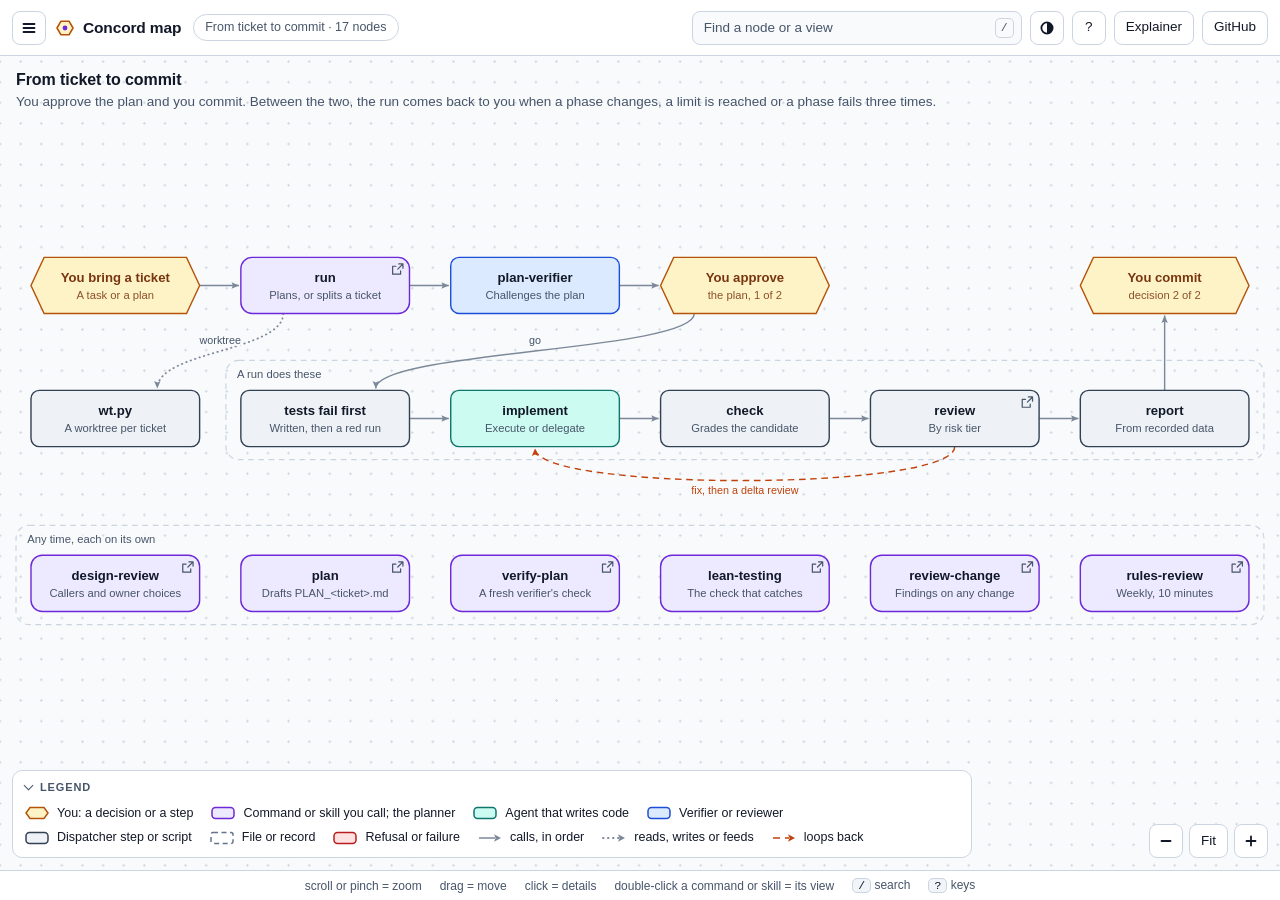
<file: site/map/index.html>
<!doctype html>
<html lang="en">
<head>
<meta charset="utf-8">
<meta name="viewport" content="width=device-width, initial-scale=1, viewport-fit=cover">
<title>Concord map</title>
<meta name="description" content="An interactive map of the Concord workflow for AI coding agents: from ticket to commit, each command and skill, the review tiers, and the files and records the dispatcher keeps.">
<meta name="color-scheme" content="light dark">
<script>
  // Set the theme before the first paint: ?theme=, then the remembered choice, then the system setting.
  (function () {
    var asked = new URLSearchParams(location.search).get('theme'), kept = null;
    try { kept = localStorage.getItem('concord-map-theme'); } catch (e) { kept = null; }
    var pick = asked === 'light' || asked === 'dark' ? asked : kept === 'light' || kept === 'dark' ? kept
      : (matchMedia('(prefers-color-scheme: dark)').matches ? 'dark' : 'light');
    document.documentElement.dataset.theme = pick;
  })();
</script>
<style>
:root {
  color-scheme: light;
  --paper: #FFFFFF; --ink: #111827; --line: #CBD5E1; --muted: #475569; --node-sub: #475569;
  --canvas: #F8FAFC; --panel: #FFFFFF; --soft: #F1F5F9; --dot: #D3DAE3;
  --edge: #7C8899; --edge-hi: #111827; --accent: #6D28D9; --loop: #C2410C;
  --shadow: 0 10px 30px rgba(15, 23, 42, .13); --scrim: rgba(15, 23, 42, .38);
  --you-bd: #B45309; --you-bg: #FEF3C7; --you-ink: #78350F;
  --cmd-bd: #6D28D9; --cmd-bg: #EDE9FE;
  --wr-bd: #0F766E; --wr-bg: #CCFBF1;
  --jd-bd: #1D4ED8; --jd-bg: #DBEAFE;
  --st-bd: #334155; --st-bg: #EEF2F6;
  --fl-bd: #64748B; --fl-bg: #FFFFFF;
  --sp-bd: #B91C1C; --sp-bg: #FEE2E2;
  --bar: 56px; --foot: 30px; --panel-w: min(400px, 92vw);
  --sans: ui-sans-serif, -apple-system, BlinkMacSystemFont, "Segoe UI", Roboto, "Helvetica Neue", Arial, sans-serif;
  --mono: ui-monospace, SFMono-Regular, Menlo, Consolas, "Liberation Mono", monospace;
}
@media (prefers-color-scheme: dark) {
  :root:not([data-theme="light"]) {
    color-scheme: dark;
    --paper: #0D1117; --ink: #E6EDF3; --line: #30363D; --muted: #9198A1; --node-sub: #A3ABB4;
    --canvas: #0D1117; --panel: #161B22; --soft: #1C2128; --dot: #262D36;
    --edge: #7D8794; --edge-hi: #E6EDF3; --accent: #A78BFA; --loop: #FB923C;
    --shadow: 0 10px 30px rgba(0, 0, 0, .5); --scrim: rgba(1, 4, 9, .6);
    --you-bd: #F0B429; --you-bg: #3D2E00; --you-ink: #FDE68A;
    --cmd-bd: #A78BFA; --cmd-bg: #2E1F5E;
    --wr-bd: #2DD4BF; --wr-bg: #0B3D38;
    --jd-bd: #60A5FA; --jd-bg: #172554;
    --st-bd: #C3CCD6; --st-bg: #1F2630;
    --fl-bd: #8B98A9; --fl-bg: #0D1117;
    --sp-bd: #F87171; --sp-bg: #3B1416;
  }
}
:root[data-theme="dark"] {
  color-scheme: dark;
  --paper: #0D1117; --ink: #E6EDF3; --line: #30363D; --muted: #9198A1; --node-sub: #A3ABB4;
  --canvas: #0D1117; --panel: #161B22; --soft: #1C2128; --dot: #262D36;
  --edge: #7D8794; --edge-hi: #E6EDF3; --accent: #A78BFA; --loop: #FB923C;
  --shadow: 0 10px 30px rgba(0, 0, 0, .5); --scrim: rgba(1, 4, 9, .6);
  --you-bd: #F0B429; --you-bg: #3D2E00; --you-ink: #FDE68A;
  --cmd-bd: #A78BFA; --cmd-bg: #2E1F5E;
  --wr-bd: #2DD4BF; --wr-bg: #0B3D38;
  --jd-bd: #60A5FA; --jd-bg: #172554;
  --st-bd: #C3CCD6; --st-bg: #1F2630;
  --fl-bd: #8B98A9; --fl-bg: #0D1117;
  --sp-bd: #F87171; --sp-bg: #3B1416;
}
* { box-sizing: border-box; }
html, body { height: 100%; margin: 0; }
body { background: var(--canvas); color: var(--ink); font: 14px/1.5 var(--sans); overflow: hidden;
  -webkit-font-smoothing: antialiased; -webkit-text-size-adjust: 100%; }
button, input { font: inherit; color: inherit; }
a { color: inherit; }
.sr { position: absolute; width: 1px; height: 1px; overflow: hidden; clip: rect(0 0 0 0); white-space: nowrap; }

/* top bar */
.bar { position: fixed; inset: 0 0 auto 0; height: var(--bar); display: flex; align-items: center; gap: 8px;
  padding: 0 12px; background: var(--panel); border-bottom: 1px solid var(--line); z-index: 30; }
.brand { display: flex; align-items: center; gap: 9px; margin: 0 4px 0 2px; font-size: 15.5px; font-weight: 650;
  letter-spacing: -.01em; white-space: nowrap; }
.brand svg { flex: none; }
.chip { border: 1px solid var(--line); border-radius: 999px; padding: 3px 11px; font-size: 12.5px; color: var(--muted);
  background: none; cursor: pointer; white-space: nowrap; overflow: hidden; text-overflow: ellipsis; min-width: 0;
  max-width: 34vw; }
.chip:hover { border-color: var(--muted); color: var(--ink); }
.spacer { flex: 1 1 0; min-width: 0; }
.btn { display: inline-flex; align-items: center; justify-content: center; gap: 6px; height: 34px; min-width: 34px;
  padding: 0 11px; border: 1px solid var(--line); border-radius: 8px; background: var(--panel); color: var(--ink);
  font-size: 13.5px; text-decoration: none; cursor: pointer; white-space: nowrap; }
.btn:hover { border-color: var(--muted); }
.btn:focus-visible, .chip:focus-visible, summary:focus-visible, input:focus-visible, a:focus-visible {
  outline: 2px solid var(--accent); outline-offset: 2px; }
.btn.icon { padding: 0; width: 34px; }
.btn svg { width: 16px; height: 16px; stroke: currentColor; fill: none; stroke-width: 1.8; stroke-linecap: round;
  stroke-linejoin: round; }
.search { position: relative; flex: 0 1 330px; min-width: 96px; }
.search input { width: 100%; height: 34px; border: 1px solid var(--line); border-radius: 8px; background: var(--canvas);
  padding: 0 34px 0 11px; font-size: 13.5px; }
.search input::placeholder { color: var(--muted); }
.search input:focus { outline: 2px solid var(--accent); outline-offset: -1px; border-color: transparent; }
.search kbd { position: absolute; right: 8px; top: 7px; font: 11.5px/18px var(--mono); color: var(--muted);
  border: 1px solid var(--line); border-radius: 5px; padding: 0 5px; pointer-events: none; }
.search input:focus + kbd, .search input:not(:placeholder-shown) + kbd { display: none; }
#results { position: absolute; top: 40px; left: 0; right: 0; min-width: 260px; background: var(--panel);
  border: 1px solid var(--line); border-radius: 10px; box-shadow: var(--shadow); max-height: 62vh; overflow: auto;
  padding: 4px; display: none; z-index: 40; }
#results.open { display: block; }
#results button { display: block; width: 100%; text-align: left; border: 0; background: none; border-radius: 7px;
  padding: 7px 10px; cursor: pointer; }
#results button.on, #results button:hover { background: var(--soft); }
#results small { display: block; color: var(--muted); font-size: 12px; }
#results .none { padding: 8px 10px; color: var(--muted); font-size: 13px; }

/* canvas */
#stage { position: fixed; inset: var(--bar) 0 var(--foot) 0; overflow: hidden; }
#map { position: absolute; inset: 0; width: 100%; height: 100%; display: block; cursor: grab; touch-action: none;
  user-select: none; -webkit-user-select: none;
  background-image: radial-gradient(circle, var(--dot) 1.15px, transparent 1.3px); background-size: 22px 22px; }
#map.dragging { cursor: grabbing; }
#world { transition: opacity .24s ease; }
#world.enter { opacity: 0; transition: none; }
#about { position: absolute; left: 16px; top: 12px; right: 16px; max-width: 1000px; pointer-events: none; z-index: 2;
  color: var(--muted); font-size: 13.5px; line-height: 1.45; }
#about b { display: block; color: var(--ink); font-size: 16px; font-weight: 650; margin-bottom: 1px; letter-spacing: -.005em; }

.node { cursor: pointer; outline: none; }
.node .shape { stroke-width: 1.5; transition: stroke-width .12s ease; }
.node:hover .shape { stroke-width: 2.3; }
.node.sel .shape { stroke-width: 2.6; filter: drop-shadow(0 3px 9px rgba(15, 23, 42, .22)); }
.node .ring { fill: none; stroke: var(--accent); stroke-width: 2; visibility: hidden; }
.node:focus-visible .ring { visibility: visible; }
.node .t { font-size: 14px; font-weight: 620; fill: var(--ink); pointer-events: none; }
/* --node-sub keeps a 12 px subtitle at 4.5:1 or more on every node fill (5.2:1 on the darkest, the writer fill) */
.node .s { font-size: 12px; fill: var(--node-sub); pointer-events: none; }
.node .open { fill: none; stroke: var(--muted); stroke-width: 1.3; stroke-linecap: round; stroke-linejoin: round;
  pointer-events: none; }
.node { transition: opacity .18s ease; }
.node.dim { opacity: .22; }
.k-you .shape { fill: var(--you-bg); stroke: var(--you-bd); }
.k-you .t { fill: var(--you-ink); } .k-you .s { fill: var(--you-ink); opacity: .85; }
.k-command .shape, .k-skill .shape, .k-planner .shape { fill: var(--cmd-bg); stroke: var(--cmd-bd); }
.k-writer .shape { fill: var(--wr-bg); stroke: var(--wr-bd); }
.k-judge .shape { fill: var(--jd-bg); stroke: var(--jd-bd); }
.k-step .shape { fill: var(--st-bg); stroke: var(--st-bd); }
.k-file .shape { fill: var(--fl-bg); stroke: var(--fl-bd); stroke-dasharray: 5 3.5; }
.k-stop .shape { fill: var(--sp-bg); stroke: var(--sp-bd); }

.edge { fill: none; stroke: var(--edge); stroke-width: 1.5; transition: opacity .18s ease; }
.edge.feeds { stroke-dasharray: .5 4.5; stroke-linecap: round; stroke-width: 1.9; }
.edge.loop { stroke: var(--loop); stroke-dasharray: 7 5; }
.edge.tostop { stroke: var(--sp-bd); }
.edge.hi { stroke: var(--edge-hi); stroke-width: 2.2; }
.edge.feeds.hi { stroke-width: 2.5; }
.edge.loop.hi { stroke: var(--loop); }
.edge.dim, .elabel.dim { opacity: .1; }
.mk-edge { fill: var(--edge); } .mk-hi { fill: var(--edge-hi); } .mk-loop { fill: var(--loop); } .mk-stop { fill: var(--sp-bd); }
.elabel { font-size: 11.5px; fill: var(--muted); paint-order: stroke; stroke: var(--canvas); stroke-width: 5px;
  stroke-linejoin: round; pointer-events: none; transition: opacity .18s ease; }
.elabel.loop { fill: var(--loop); }
.group rect { fill: none; stroke: var(--line); stroke-width: 1.3; stroke-dasharray: 6 5; }
.glabel { font-size: 12px; fill: var(--muted); paint-order: stroke; stroke: var(--canvas); stroke-width: 5px;
  stroke-linejoin: round; pointer-events: none; }

/* panels */
.drawer, #detail { position: fixed; top: var(--bar); bottom: var(--foot); background: var(--panel); z-index: 25;
  overflow: auto; overscroll-behavior: contain; transition: transform .22s cubic-bezier(.2, .8, .2, 1), visibility .22s; }
.drawer { left: 0; width: 272px; border-right: 1px solid var(--line); transform: translateX(-100%); visibility: hidden;
  padding: 10px 10px 18px; }
.drawer.open { transform: none; visibility: visible; box-shadow: var(--shadow); }
.drawer h2 { font-size: 11px; font-weight: 650; letter-spacing: .08em; text-transform: uppercase; color: var(--muted);
  margin: 14px 8px 6px; }
.drawer button, .drawer a { display: flex; align-items: center; gap: 9px; width: 100%; text-align: left; border: 0;
  background: none; padding: 7px 9px; border-radius: 7px; cursor: pointer; text-decoration: none; font-size: 14px; }
.drawer button:hover, .drawer a:hover { background: var(--soft); }
.drawer button.on { background: var(--cmd-bg); font-weight: 620; }
.drawer button small { margin-left: auto; color: var(--muted); font-size: 12px; }
.drawer .links { border-top: 1px solid var(--line); margin-top: 14px; padding-top: 8px; }
#detail { right: 0; width: var(--panel-w); border-left: 1px solid var(--line); transform: translateX(100%);
  visibility: hidden; padding: 18px 20px 26px; }
#detail.open { transform: none; visibility: visible; box-shadow: var(--shadow); }
#detail .head { display: flex; align-items: flex-start; gap: 12px; margin-bottom: 12px; }
#detail .head div { flex: 1; min-width: 0; }
#detail h2 { margin: 0; font-size: 19px; line-height: 1.3; font-weight: 680; overflow-wrap: anywhere; letter-spacing: -.01em; }
#detail .kind { display: flex; align-items: center; gap: 7px; margin-top: 4px; color: var(--muted); font-size: 13px; }
.sw { display: inline-block; flex: none; width: 18px; height: 11px; border-radius: 3px; border: 1.5px solid; }
.sw.k-you { background: var(--you-bg); border-color: var(--you-bd); }
.sw.k-command, .sw.k-skill, .sw.k-planner { background: var(--cmd-bg); border-color: var(--cmd-bd); }
.sw.k-writer { background: var(--wr-bg); border-color: var(--wr-bd); }
.sw.k-judge { background: var(--jd-bg); border-color: var(--jd-bd); }
.sw.k-step { background: var(--st-bg); border-color: var(--st-bd); }
.sw.k-file { background: var(--fl-bg); border-color: var(--fl-bd); border-style: dashed; }
.sw.k-stop { background: var(--sp-bg); border-color: var(--sp-bd); }
#detail p { margin: 0 0 14px; }
#detail dl { margin: 0; }
#detail dt { font-weight: 650; font-size: 12.5px; margin-top: 13px; letter-spacing: .01em; }
#detail dd { margin: 3px 0 0; overflow-wrap: anywhere; }
#detail pre { margin: 4px 0 0; font: 12.5px/1.55 var(--mono); background: var(--soft); border: 1px solid var(--line);
  border-radius: 8px; padding: 8px 10px; white-space: pre-wrap; overflow-wrap: anywhere; }
#detail ul.flags { list-style: none; margin: 4px 0 0; padding: 0; }
#detail ul.flags li { margin: 0 0 7px; font-size: 13px; color: var(--muted); }
#detail ul.flags code { display: inline-block; font: 12px/1.5 var(--mono); color: var(--ink); background: var(--soft);
  border: 1px solid var(--line); border-radius: 5px; padding: 0 5px; margin-right: 4px; overflow-wrap: anywhere; }
#detail h3 { font-size: 11px; font-weight: 650; letter-spacing: .08em; text-transform: uppercase; color: var(--muted);
  margin: 18px 0 7px; }
#detail .row { display: flex; flex-wrap: wrap; gap: 8px; }
#detail .actions { margin-top: 18px; }
#detail .src { display: block; max-width: 100%; line-height: 32px; overflow: hidden; text-overflow: ellipsis; }

/* legend, zoom, footer */
#legend { position: fixed; left: 12px; bottom: calc(var(--foot) + 12px); z-index: 10; background: var(--panel);
  border: 1px solid var(--line); border-radius: 10px; padding: 8px 12px; font-size: 12.5px;
  max-width: min(960px, calc(100vw - 210px)); }
#legend summary { cursor: pointer; font-size: 11px; font-weight: 650; letter-spacing: .08em; text-transform: uppercase;
  color: var(--muted); list-style: none; display: flex; align-items: center; gap: 6px; }
#legend summary::-webkit-details-marker { display: none; }
#legend summary::before { content: ""; width: 6px; height: 6px; border-right: 1.5px solid; border-bottom: 1.5px solid;
  transform: rotate(-45deg); transition: transform .15s; margin-right: 2px; }
#legend[open] summary::before { transform: rotate(45deg); margin-top: -3px; }
#legend ul { list-style: none; margin: 8px 0 2px; padding: 0; display: flex; flex-wrap: wrap; gap: 6px 18px; }
#legend li { display: flex; align-items: center; gap: 8px; white-space: nowrap; }
#legend svg { flex: none; overflow: visible; }
#zoom { position: fixed; right: 12px; bottom: calc(var(--foot) + 12px); display: flex; gap: 6px; z-index: 10;
  transition: right .22s cubic-bezier(.2, .8, .2, 1); }
body.panel-open #zoom { right: calc(var(--panel-w) + 12px); }
@media (min-width: 721px) {
  body.panel-open #legend { max-width: calc(100vw - var(--panel-w) - 210px); }
}
footer { position: fixed; inset: auto 0 0 0; height: var(--foot); display: flex; align-items: center;
  justify-content: center; gap: 18px; padding: 0 12px; font-size: 12px; color: var(--muted); background: var(--panel);
  border-top: 1px solid var(--line); white-space: nowrap; overflow: hidden; z-index: 30; }
footer kbd, #help kbd { font: 11.5px/1.5 var(--mono); border: 1px solid var(--line); border-radius: 5px; padding: 0 5px;
  background: var(--soft); color: var(--ink); }
#help { border: 1px solid var(--line); border-radius: 14px; background: var(--panel); color: var(--ink);
  box-shadow: var(--shadow); padding: 20px 24px 18px; width: min(460px, calc(100vw - 32px)); }
#help::backdrop { background: var(--scrim); }
#help h2 { margin: 0 0 10px; font-size: 17px; }
#help table { border-collapse: collapse; width: 100%; font-size: 13.5px; }
#help td { padding: 5px 0; vertical-align: top; border-top: 1px solid var(--line); }
#help td:first-child { white-space: nowrap; padding-right: 16px; }
#help tr:first-child td { border-top: 0; }
#help .foot { display: flex; justify-content: flex-end; margin-top: 14px; }
.scrim { position: fixed; inset: var(--bar) 0 0 0; background: var(--scrim); z-index: 24; opacity: 0; visibility: hidden;
  transition: opacity .2s, visibility .2s; }
.scrim.open { opacity: 1; visibility: visible; }

@media (max-width: 860px) {
  .chip, .bar .wide { display: none; }
}
@media (max-width: 720px) {
  :root { --foot: 0px; }
  footer { display: none; }
  .brand span { display: none; }
  .bar { gap: 6px; padding: 0 10px; }
  #legend { max-width: calc(100vw - 196px); }
  #legend[open] { right: 12px; max-width: none; bottom: calc(var(--foot) + 58px); max-height: calc(100% - var(--bar) - 150px);
    overflow: auto; }
  #legend ul { flex-direction: column; flex-wrap: nowrap; }
  #legend li { white-space: normal; align-items: flex-start; }
  #legend li svg { margin-top: 3px; }
  #about { font-size: 12.5px; top: 10px; left: 12px; right: 12px; }
  #about b { font-size: 15px; }
  #detail { top: auto; left: 0; right: 0; bottom: 0; width: auto; max-height: 64vh; border-left: 0;
    border-top: 1px solid var(--line); border-radius: 16px 16px 0 0; transform: translateY(100%); padding-top: 22px; }
  #detail::before { content: ""; position: absolute; top: 8px; left: 50%; width: 38px; height: 4px; margin-left: -19px;
    border-radius: 2px; background: var(--line); }
  body.panel-open #zoom { right: 12px; }
}
@media (max-width: 480px) {
  .brand { display: none; }
}
body.shot .bar, body.shot footer, body.shot #legend, body.shot #zoom, body.shot #about, body.shot .drawer,
body.shot #detail, body.shot .scrim { display: none; }
body.shot #stage { inset: 0; }
body.shot.keep-legend #legend { display: block; left: 16px; bottom: 16px; }
@media (prefers-reduced-motion: reduce) {
  *, *::before { transition: none !important; }
}
</style>
</head>
<body>
<header class="bar">
  <button class="btn icon" id="menuBtn" type="button" aria-label="Views" aria-expanded="false" aria-controls="views">
    <svg viewBox="0 0 16 16" aria-hidden="true"><path d="M2.5 4h11M2.5 8h11M2.5 12h11"/></svg>
  </button>
  <div class="brand">
    <svg width="18" height="18" viewBox="0 0 18 18" aria-hidden="true"><path d="M5 2.2h8l4 6.8-4 6.8H5L1 9z" fill="var(--you-bg)" stroke="var(--you-bd)" stroke-width="1.6" stroke-linejoin="round"/><circle cx="9" cy="9" r="2.4" fill="var(--cmd-bd)"/></svg>
    <h1 style="font: inherit; margin: 0">Concord <span>map</span></h1>
  </div>
  <button class="chip" id="chip" type="button" title="Fit the view to the screen"></button>
  <span class="spacer"></span>
  <div class="search" role="search">
    <input id="q" type="search" placeholder="Find a node or a view" aria-label="Search nodes and views" autocomplete="off" spellcheck="false" aria-controls="results" aria-expanded="false">
    <kbd aria-hidden="true">/</kbd>
    <div id="results" role="listbox" aria-label="Search results"></div>
  </div>
  <button class="btn icon" id="themeBtn" type="button" aria-label="Switch theme">
    <svg viewBox="0 0 16 16" aria-hidden="true"><circle cx="8" cy="8" r="5.6"/><path d="M8 2.4v11.2a5.6 5.6 0 0 0 0-11.2z" fill="currentColor" stroke="none"/></svg>
  </button>
  <button class="btn icon" id="helpBtn" type="button" aria-label="Keyboard keys" aria-haspopup="dialog">?</button>
  <a class="btn wide" href="../">Explainer</a>
  <a class="btn wide" id="ghBtn" href="https://github.com/bqp007/concord-agent-harness">GitHub</a>
</header>

<nav class="drawer" id="views" aria-label="Views"></nav>
<div class="scrim" id="scrim"></div>

<main id="stage">
  <div id="about"></div>
  <svg id="map" role="group" aria-label="Concord map. Drag to move, scroll or pinch to zoom, Tab to walk the nodes." aria-describedby="about">
    <defs>
      <marker id="m-edge" viewBox="0 0 10 10" refX="9.5" refY="5" markerWidth="9" markerHeight="9" markerUnits="userSpaceOnUse" orient="auto-start-reverse"><path class="mk-edge" d="M0.6 1.2 9.6 5 0.6 8.8 2.4 5z"/></marker>
      <marker id="m-hi" viewBox="0 0 10 10" refX="9.5" refY="5" markerWidth="10" markerHeight="10" markerUnits="userSpaceOnUse" orient="auto-start-reverse"><path class="mk-hi" d="M0.6 1.2 9.6 5 0.6 8.8 2.4 5z"/></marker>
      <marker id="m-loop" viewBox="0 0 10 10" refX="9.5" refY="5" markerWidth="9" markerHeight="9" markerUnits="userSpaceOnUse" orient="auto-start-reverse"><path class="mk-loop" d="M0.6 1.2 9.6 5 0.6 8.8 2.4 5z"/></marker>
      <marker id="m-stop" viewBox="0 0 10 10" refX="9.5" refY="5" markerWidth="9" markerHeight="9" markerUnits="userSpaceOnUse" orient="auto-start-reverse"><path class="mk-stop" d="M0.6 1.2 9.6 5 0.6 8.8 2.4 5z"/></marker>
    </defs>
    <g id="world"><g id="groups"></g><g id="edges"></g><g id="elabels"></g><g id="glabels"></g><g id="nodes"></g></g>
  </svg>
</main>

<aside id="detail" aria-label="Node details" tabindex="-1"></aside>

<details id="legend" open>
  <summary>Legend</summary>
  <ul id="legendList"></ul>
</details>

<div id="zoom">
  <button class="btn icon" id="upBtn" type="button" aria-label="Up to the overview" title="Up to the overview (u)">
    <svg viewBox="0 0 16 16" aria-hidden="true"><path d="M8 13V3M3.5 7.5 8 3l4.5 4.5"/></svg>
  </button>
  <button class="btn icon" id="outBtn" type="button" aria-label="Zoom out" title="Zoom out (-)">
    <svg viewBox="0 0 16 16" aria-hidden="true"><path d="M3.5 8h9"/></svg>
  </button>
  <button class="btn" id="fitBtn" type="button" aria-label="Fit to the screen" title="Fit (f)">Fit</button>
  <button class="btn icon" id="inBtn" type="button" aria-label="Zoom in" title="Zoom in (+)">
    <svg viewBox="0 0 16 16" aria-hidden="true"><path d="M3.5 8h9M8 3.5v9"/></svg>
  </button>
</div>

<footer>
  <span>scroll or pinch = zoom</span><span>drag = move</span><span>click = details</span>
  <span>double-click a command or skill = its view</span><span><kbd>/</kbd> search</span><span><kbd>?</kbd> keys</span>
</footer>

<dialog id="help" aria-labelledby="helpTitle">
  <h2 id="helpTitle">Keys</h2>
  <table>
    <tr><td><kbd>/</kbd> or <kbd>Ctrl</kbd> <kbd>K</kbd></td><td>Search nodes and views; <kbd>Enter</kbd> jumps</td></tr>
    <tr><td><kbd>Tab</kbd> <kbd>Shift</kbd> <kbd>Tab</kbd></td><td>Walk the nodes</td></tr>
    <tr><td><kbd>&larr;</kbd> <kbd>&uarr;</kbd> <kbd>&rarr;</kbd> <kbd>&darr;</kbd></td><td>Move to the nearest node that way; with no node focused, move the map</td></tr>
    <tr><td><kbd>Space</kbd></td><td>Details of the focused node</td></tr>
    <tr><td><kbd>Enter</kbd></td><td>Open a command's or skill's own view; details for other nodes</td></tr>
    <tr><td><kbd>f</kbd> &nbsp; <kbd>+</kbd> <kbd>-</kbd></td><td>Fit to the screen; zoom in and out</td></tr>
    <tr><td><kbd>u</kbd> &nbsp; <kbd>m</kbd> &nbsp; <kbd>t</kbd></td><td>Up to the overview; views list; light or dark</td></tr>
    <tr><td><kbd>Esc</kbd></td><td>Close what is open, then clear the selection</td></tr>
  </table>
  <div class="foot"><button class="btn" id="helpClose" type="button">Close</button></div>
</dialog>

<script src="data.js"></script>
<script>
(function () {
  'use strict';
  var MAP = window.CONCORD_MAP;
  var NS = 'http://www.w3.org/2000/svg';
  var W = MAP.size.w, H = MAP.size.h, GAP = 2, HEX = 14;
  // Lookups keyed by ids that can come from the hash, history or search: no prototype, so "constructor" or
  // "__proto__" is simply unknown.
  var VIEWS = Object.create(null); MAP.views.forEach(function (v) { VIEWS[v.id] = v; });
  var NODES = Object.assign(Object.create(null), MAP.nodes);
  var $ = function (id) { return document.getElementById(id); };
  var svg = $('map'), world = $('world'), stage = $('stage'), detail = $('detail');
  var reduced = matchMedia('(prefers-reduced-motion: reduce)');
  var phone = matchMedia('(max-width: 720px)');   // the width where the detail panel becomes a bottom sheet
  var READABLE = 0.85;                            // a 14 px node title shows at about 12 px
  var params = new URLSearchParams(location.search);
  var shot = params.get('shot') === '1';
  var shotLegend = shot && params.get('legend') === '1';   // ?shot=1&legend=1 keeps the legend in the picture
  var state = { view: null, sel: null, tf: { x: 0, y: 0, k: 1 }, pos: Object.create(null), mode: 'home', anim: 0 };

  function el(name, attrs, text) {
    var n = document.createElementNS(NS, name);
    for (var key in attrs) if (attrs[key] !== undefined && attrs[key] !== null) n.setAttribute(key, attrs[key]);
    if (text !== undefined) n.textContent = text;
    return n;
  }
  function h(tag, cls, text) {
    var n = document.createElement(tag);
    if (cls) n.className = cls;
    if (text !== undefined) n.textContent = text;
    return n;
  }
  function clamp(v, lo, hi) { return Math.max(lo, Math.min(hi, v)); }
  function kindLabel(kind) { return MAP.kinds[kind] || kind; }

  // ---------- drawing ----------
  function shapeFor(kind, x, y, grow) {
    var g = grow || 0;
    if (kind === 'you') {
      var pts = [[x + HEX, y - g], [x + W - HEX, y - g], [x + W + g * 1.15, y + H / 2], [x + W - HEX, y + H + g],
        [x + HEX, y + H + g], [x - g * 1.15, y + H / 2]];
      return el('polygon', { points: pts.map(function (p) { return p[0] + ',' + p[1]; }).join(' ') });
    }
    var r = kind === 'command' || kind === 'skill' || kind === 'planner' ? 12 : kind === 'file' ? 6 : 9;
    return el('rect', { x: x - g, y: y - g, width: W + 2 * g, height: H + 2 * g, rx: r + g, ry: r + g });
  }

  function fitLabel(t, max, size) {
    var len = t.getComputedTextLength();
    if (!len || len <= max) return;
    var s = Math.max(11, Math.floor(size * max / len * 10) / 10);
    t.setAttribute('font-size', s);
    var text = t.textContent;
    while (t.getComputedTextLength() > max && text.length > 4) {
      text = text.slice(0, -1);
      t.textContent = text.replace(/\s+$/, '') + '…';
    }
  }

  function centerOf(id) { var p = state.pos[id]; return { x: p.x + W / 2, y: p.y + H / 2 }; }

  function route(e, view) {
    var a = state.pos[e.from], b = state.pos[e.to];
    var acx = a.x + W / 2, bcx = b.x + W / 2, d, lx, ly, anchor = 'middle';
    if (e.route === 'loop') {
      var y1 = a.y + H, y2 = b.y + H + GAP, low = Math.max(y1, y2) + 46;
      d = 'M' + acx + ' ' + y1 + 'C' + acx + ' ' + low + ' ' + bcx + ' ' + low + ' ' + bcx + ' ' + y2;
      return { d: d, lx: (acx + bcx) / 2, ly: y1 + 0.75 * (low - y1) + 15, anchor: 'middle' };
    }
    if (e.route === 'v') {
      var down = b.y > a.y, dx = bcx - acx, off = clamp(dx * 0.2, -W * 0.3, W * 0.3);
      var x1 = acx + off, x2 = bcx - off;
      var pair = view.edges.some(function (o) { return o.from === e.to && o.to === e.from && o.route === 'v'; });
      if (pair) { off = e.from < e.to ? -24 : 24; x1 = acx + off; x2 = bcx + off; }
      var vy1 = down ? a.y + H : a.y, vy2 = down ? b.y - GAP : b.y + H + GAP, my = (vy1 + vy2) / 2;
      if (Math.abs(x1 - x2) < 1) {
        d = 'M' + x1 + ' ' + vy1 + 'L' + x2 + ' ' + vy2;
        lx = x1 + (pair && off < 0 ? -8 : 8); ly = my + 4; anchor = pair && off < 0 ? 'end' : 'start';
      } else {
        d = 'M' + x1 + ' ' + vy1 + 'C' + x1 + ' ' + my + ' ' + x2 + ' ' + my + ' ' + x2 + ' ' + vy2;
        lx = (x1 + x2) / 2; ly = my - 7;
      }
      return { d: d, lx: lx, ly: ly, anchor: anchor };
    }
    var right = bcx > acx;
    var hx1 = right ? a.x + W : a.x, hx2 = right ? b.x - GAP : b.x + W + GAP;
    var hy1 = a.y + H / 2, hy2 = b.y + H / 2, mx = (hx1 + hx2) / 2;
    if (Math.abs(hy1 - hy2) < 1) d = 'M' + hx1 + ' ' + hy1 + 'L' + hx2 + ' ' + hy2;
    else d = 'M' + hx1 + ' ' + hy1 + 'C' + mx + ' ' + hy1 + ' ' + mx + ' ' + hy2 + ' ' + hx2 + ' ' + hy2;
    return { d: d, lx: mx, ly: (hy1 + hy2) / 2 - 8, anchor: 'middle' };
  }

  function draw(view) {
    ['groups', 'edges', 'elabels', 'glabels', 'nodes'].forEach(function (id) { $(id).replaceChildren(); });
    state.pos = Object.create(null);
    view.nodes.forEach(function (p) { state.pos[p.id] = { x: p.x, y: p.y }; });
    view.groups.forEach(function (gr) {
      var boxes = gr.ids.map(function (id) { return state.pos[id]; });
      var x1 = Math.min.apply(null, boxes.map(function (b) { return b.x; })) - 16;
      var y1 = Math.min.apply(null, boxes.map(function (b) { return b.y; })) - 32;
      var x2 = Math.max.apply(null, boxes.map(function (b) { return b.x; })) + W + 16;
      var y2 = Math.max.apply(null, boxes.map(function (b) { return b.y; })) + H + 14;
      var g = el('g', { 'class': 'group' });
      g.appendChild(el('rect', { x: x1, y: y1, width: x2 - x1, height: y2 - y1, rx: 14 }));
      $('groups').appendChild(g);
      $('glabels').appendChild(el('text', { 'class': 'glabel', x: x1 + 12, y: y1 + 19 }, gr.label));
    });
    view.edges.forEach(function (e, i) {
      var r = route(e, view);
      var toStop = NODES[e.to].kind === 'stop' && e.kind !== 'loop';
      var cls = 'edge ' + e.kind + (toStop ? ' tostop' : '');
      var path = el('path', { 'class': cls, d: r.d, 'data-i': i });
      path.dataset.base = e.kind === 'loop' ? 'm-loop' : toStop ? 'm-stop' : 'm-edge';
      path.setAttribute('marker-end', 'url(#' + path.dataset.base + ')');
      $('edges').appendChild(path);
      if (e.label) {
        $('elabels').appendChild(el('text', { 'class': 'elabel' + (e.kind === 'loop' ? ' loop' : ''), x: r.lx, y: r.ly,
          'text-anchor': r.anchor, 'data-i': i }, e.label));
      }
    });
    var order = view.nodes.slice().sort(function (p, q) { return p.y - q.y || p.x - q.x; });
    order.forEach(function (p) {
      var n = NODES[p.id], x = p.x, y = p.y;
      var opens = n.view && n.view !== view.id;
      var g = el('g', { 'class': 'node k-' + n.kind, tabindex: 0, role: 'button', 'data-id': n.id,
        'aria-label': kindLabel(n.kind) + ': ' + n.name + '. ' + n.sub + (opens ? '. Enter opens its view.' : '') });
      var ring = shapeFor(n.kind, x, y, 5); ring.setAttribute('class', 'ring');
      var shape = shapeFor(n.kind, x, y, 0); shape.setAttribute('class', 'shape');
      g.appendChild(ring); g.appendChild(shape);
      g.appendChild(el('title', {}, n.name + ': ' + n.sub));
      var room = n.kind === 'you' ? W - 2 * HEX - 14 : W - 20;
      var t = el('text', { 'class': 't', x: x + W / 2, y: y + 26.5, 'text-anchor': 'middle' }, n.title);
      var s = el('text', { 'class': 's', x: x + W / 2, y: y + 44, 'text-anchor': 'middle' }, n.sub);
      g.appendChild(t); g.appendChild(s);
      if (opens) {
        var ox = x + W - 18, oy = y + 7;
        g.appendChild(el('path', { 'class': 'open', d: 'M' + (ox + 6.5) + ' ' + oy + 'H' + (ox + 11) + 'V' + (oy + 4.5) +
          'M' + (ox + 11) + ' ' + oy + 'L' + (ox + 5.5) + ' ' + (oy + 5.5) + 'M' + (ox + 8.5) + ' ' + (oy + 7.5) + 'V' +
          (oy + 11) + 'H' + ox + 'V' + (oy + 2.5) + 'H' + (ox + 3.5) }));
      }
      g.addEventListener('click', function (ev) {
        ev.stopPropagation();
        if (state.dragged) return;
        select(n.id);
      });
      g.addEventListener('dblclick', function (ev) {
        ev.stopPropagation();
        if (opens) openView(n.view, null, true);
      });
      g.addEventListener('keydown', function (ev) {
        if (ev.key === 'Enter' || (ev.key.toLowerCase() === 'o' && !ev.metaKey && !ev.ctrlKey)) {
          ev.preventDefault();
          if (opens) openView(n.view, null, true, true); else if (ev.key === 'Enter') select(n.id);
        } else if (ev.key === ' ') {
          ev.preventDefault();
          select(state.sel === n.id ? null : n.id);
        }
      });
      g.addEventListener('focus', function () { ensureVisible(n.id); });
      $('nodes').appendChild(g);
      fitLabel(t, room, 14); fitLabel(s, room, 12);
    });
  }

  // ---------- transform, fit, zoom ----------
  function apply() {
    var tf = state.tf;
    world.setAttribute('transform', 'translate(' + tf.x.toFixed(2) + ' ' + tf.y.toFixed(2) + ') scale(' + tf.k.toFixed(4) + ')');
    var step = 22 * tf.k;
    while (step < 11) step *= 2;
    svg.style.backgroundSize = step + 'px ' + step + 'px';
    svg.style.backgroundPosition = tf.x + 'px ' + tf.y + 'px';
  }

  function contentBox() {
    var xs = [], ys = [];
    state.view.nodes.forEach(function (p) { xs.push(p.x, p.x + W); ys.push(p.y, p.y + H); });
    state.view.groups.forEach(function (gr) {
      gr.ids.forEach(function (id) { var b = state.pos[id]; xs.push(b.x - 16, b.x + W + 16); ys.push(b.y - 32, b.y + H + 14); });
    });
    state.view.edges.forEach(function (e) {
      if (e.route === 'loop') { var a = state.pos[e.from]; ys.push(a.y + H + 52); }
    });
    return { x1: Math.min.apply(null, xs), y1: Math.min.apply(null, ys), x2: Math.max.apply(null, xs), y2: Math.max.apply(null, ys) };
  }

  function room() {
    var r = stage.getBoundingClientRect(), narrow = phone.matches;
    var box = { left: 0, top: 0, right: r.width, bottom: r.height };
    if (shot) { if (shotLegend) box.bottom = r.height - $('legend').offsetHeight - 28; return box; }
    box.top = $('about').offsetHeight + 18;
    var legend = $('legend');
    box.bottom = r.height - (legend.open && !narrow ? legend.offsetHeight + 18 : 56);
    if (detail.classList.contains('open')) {
      if (narrow) box.bottom = Math.min(box.bottom, r.height - detail.offsetHeight);
      else box.right = r.width - detail.offsetWidth;
    }
    return box;
  }

  function fitTarget() {
    var c = contentBox(), a = room(), pad = shot ? 28 : 16;
    var w = Math.max(80, a.right - a.left - 2 * pad), hgt = Math.max(80, a.bottom - a.top - 2 * pad);
    var k = clamp(Math.min(w / (c.x2 - c.x1), hgt / (c.y2 - c.y1)), 0.25, shot ? 2 : 1.15);
    return { k: k, x: a.left + (a.right - a.left - (c.x2 - c.x1) * k) / 2 - c.x1 * k,
      y: a.top + (a.bottom - a.top - (c.y2 - c.y1) * k) / 2 - c.y1 * k };
  }

  function animateTo(target, ms) {
    cancelAnimationFrame(state.anim);
    if (reduced.matches || !ms) { state.tf = target; apply(); return; }
    var from = state.tf, t0 = performance.now();
    var step = function (now) {
      var t = Math.min(1, (now - t0) / ms), e = 1 - Math.pow(1 - t, 3);
      state.tf = { x: from.x + (target.x - from.x) * e, y: from.y + (target.y - from.y) * e, k: from.k + (target.k - from.k) * e };
      apply();
      if (t < 1) state.anim = requestAnimationFrame(step);
    };
    state.anim = requestAnimationFrame(step);
  }

  // A phone starts each view at READABLE scale on its first node, unless the whole view already fits at that scale.
  // The first node is the command or skill a view belongs to, else the top-left node ("You bring a ticket").
  function firstNode(view) {
    if (state.pos[view.id]) return view.id;
    var best = null;
    view.nodes.forEach(function (p) { if (!best || p.x < best.x || (p.x === best.x && p.y < best.y)) best = p; });
    return best.id;
  }
  function homeTarget() {
    var whole = fitTarget();
    if (shot || !phone.matches || whole.k >= READABLE) return whole;
    var c = contentBox(), a = room(), pad = 16, k = READABLE, f = state.pos[firstNode(state.view)];
    var wid = (c.x2 - c.x1) * k, hgt = (c.y2 - c.y1) * k, x, y;
    if (wid <= a.right - a.left - 2 * pad) x = a.left + (a.right - a.left - wid) / 2 - c.x1 * k;
    else {
      x = a.left + pad - c.x1 * k;
      if ((f.x + W) * k + x > a.right - pad) x = a.right - pad - (f.x + W) * k;
    }
    if (hgt <= a.bottom - a.top - 2 * pad) y = a.top + (a.bottom - a.top - hgt) / 2 - c.y1 * k;
    else y = clamp((a.top + a.bottom) / 2 - (f.y + H / 2) * k, a.bottom - pad - c.y2 * k, a.top + pad - c.y1 * k);
    return { k: k, x: x, y: y };
  }

  // mode: 'home' (the view's starting place), 'fit' (the reader asked for the whole view), 'free' (the reader moved it).
  function fit(animate) { state.mode = 'fit'; animateTo(fitTarget(), animate ? 300 : 0); }
  function home() { state.mode = 'home'; animateTo(homeTarget(), 0); }
  function refit() { if (state.mode === 'fit') fit(false); else if (state.mode === 'home') home(); }

  function zoomAt(factor, px, py) {
    var tf = state.tf, k = clamp(tf.k * factor, 0.2, 3);
    if (px === undefined) { var a = room(); px = (a.left + a.right) / 2; py = (a.top + a.bottom) / 2; }
    cancelAnimationFrame(state.anim);
    state.tf = { k: k, x: px - (px - tf.x) * (k / tf.k), y: py - (py - tf.y) * (k / tf.k) };
    state.mode = 'free';
    apply();
  }

  function ensureVisible(id, force) {
    if (!state.pos[id]) return;
    var a = room(), c = centerOf(id), tf = state.tf;
    var sx = c.x * tf.k + tf.x, sy = c.y * tf.k + tf.y, hw = W / 2 * tf.k + 12, hh = H / 2 * tf.k + 12;
    if (!force && sx - hw >= a.left && sx + hw <= a.right && sy - hh >= a.top && sy + hh <= a.bottom) return;
    animateTo({ k: tf.k, x: (a.left + a.right) / 2 - c.x * tf.k, y: (a.top + a.bottom) / 2 - c.y * tf.k }, 260);
  }

  // ---------- selection and the detail panel ----------
  function neighbors(id) {
    var set = {};
    state.view.edges.forEach(function (e) { if (e.from === id) set[e.to] = 1; if (e.to === id) set[e.from] = 1; });
    return set;
  }

  function select(id, opts) {
    opts = opts || {};
    state.sel = id && state.pos[id] ? id : null;
    var near = state.sel ? neighbors(state.sel) : {};
    Array.prototype.forEach.call($('nodes').children, function (g) {
      var me = g.getAttribute('data-id');
      g.classList.toggle('sel', me === state.sel);
      g.classList.toggle('dim', !!state.sel && me !== state.sel && !near[me]);
      g.setAttribute('aria-pressed', me === state.sel ? 'true' : 'false');
    });
    Array.prototype.forEach.call($('edges').children, function (p) {
      var e = state.view.edges[+p.dataset.i], on = !!state.sel && (e.from === state.sel || e.to === state.sel);
      p.classList.toggle('hi', on);
      p.classList.toggle('dim', !!state.sel && !on);
      p.setAttribute('marker-end', 'url(#' + (on && e.kind !== 'loop' && !p.classList.contains('tostop') ? 'm-hi' : p.dataset.base) + ')');
    });
    Array.prototype.forEach.call($('elabels').children, function (t) {
      var e = state.view.edges[+t.dataset.i];
      t.classList.toggle('dim', !!state.sel && e.from !== state.sel && e.to !== state.sel);
    });
    if (state.sel) showDetail(NODES[state.sel]); else hideDetail();
    if (state.sel && opts.center) ensureVisible(state.sel, true);
    else if (state.sel) ensureVisible(state.sel);
    writeHash(false);
    if (!state.sel && opts.refocus && opts.refocus.isConnected) opts.refocus.focus();
  }

  function showDetail(n) {
    detail.replaceChildren();
    var head = h('div', 'head'), box = h('div');
    box.appendChild(h('h2', null, n.name));
    var kind = h('div', 'kind'); kind.appendChild(h('i', 'sw k-' + n.kind));
    kind.appendChild(document.createTextNode(kindLabel(n.kind) + ' · ' + n.sub));
    box.appendChild(kind); head.appendChild(box);
    var close = h('button', 'btn icon'); close.type = 'button'; close.setAttribute('aria-label', 'Close details');
    close.innerHTML = '<svg viewBox="0 0 16 16" aria-hidden="true"><path d="M4 4l8 8M12 4l-8 8"/></svg>';
    close.addEventListener('click', function () { clearSelection(true); });
    head.appendChild(close); detail.appendChild(head);
    detail.appendChild(h('p', null, n.detail));
    if (n.facts.length) {
      var dl = h('dl');
      n.facts.forEach(function (f) {
        dl.appendChild(h('dt', null, f[0]));
        var dd = h('dd');
        if (f[2] === 'code') dd.appendChild(h('pre', null, f[1]));
        else if (f[2] === 'flags') {
          var ul = h('ul', 'flags');
          f[1].forEach(function (row) { var li = h('li'); li.appendChild(h('code', null, row[0])); li.appendChild(document.createTextNode(' ' + row[1])); ul.appendChild(li); });
          dd.appendChild(ul);
        } else dd.textContent = f[1];
        dl.appendChild(dd);
      });
      detail.appendChild(dl);
    }
    var also = MAP.views.filter(function (v) {
      return v.id !== state.view.id && v.nodes.some(function (p) { return p.id === n.id; });
    });
    if (also.length) {
      detail.appendChild(h('h3', null, 'Also in'));
      var row = h('div', 'row');
      also.forEach(function (v) {
        var b = h('button', 'btn', v.title); b.type = 'button';
        b.addEventListener('click', function () { openView(v.id, n.id, true); });
        row.appendChild(b);
      });
      detail.appendChild(row);
    }
    var actions = h('div', 'row actions');
    if (n.view && n.view !== state.view.id) {
      var ob = h('button', 'btn', 'Open its view'); ob.type = 'button';
      ob.addEventListener('click', function () { openView(n.view, null, true, true); });
      actions.appendChild(ob);
    }
    var src = h('a', 'btn src', 'Source: ' + n.source);
    src.href = MAP.blob + n.source; src.target = '_blank'; src.rel = 'noopener'; src.title = n.source;
    actions.appendChild(src);
    detail.appendChild(actions);
    detail.scrollTop = 0;
    detail.classList.add('open');
    document.body.classList.add('panel-open');
  }

  function hideDetail() {
    detail.classList.remove('open');
    document.body.classList.remove('panel-open');
  }

  function clearSelection(refocus) {
    var back = refocus && state.sel ? $('nodes').querySelector('[data-id="' + state.sel + '"]') : null;
    select(null, { refocus: back });
  }

  // ---------- views, menu, hash ----------
  function openView(id, node, push, focusFirst) {
    var view = VIEWS[id] || VIEWS.overview, first = !state.view, changed = !state.view || state.view.id !== view.id;
    state.view = view;
    if (changed) {
      document.title = (view.id === 'overview' ? '' : view.title + ' · ') + 'Concord map';
      var chipText = view.title + ' · ' + view.nodes.length + ' nodes';
      $('chip').textContent = chipText;
      $('chip').setAttribute('aria-label', chipText + ': fit the view to the screen');
      var about = $('about'); about.replaceChildren(h('b', null, view.title), document.createTextNode(view.about));
      $('upBtn').style.display = view.id === 'overview' ? 'none' : '';
      Array.prototype.forEach.call($('views').querySelectorAll('button[data-view]'), function (b) {
        b.classList.toggle('on', b.dataset.view === view.id);
        if (b.dataset.view === view.id) b.setAttribute('aria-current', 'page'); else b.removeAttribute('aria-current');
      });
      draw(view);
      state.sel = null;
      hideDetail();
      var target = homeTarget();
      state.mode = 'home';
      if (first || reduced.matches || shot) { state.tf = target; apply(); }
      else {
        // enter from 94 % around the middle of the free room
        var a = room(), px = (a.left + a.right) / 2, py = (a.top + a.bottom) / 2;
        world.classList.add('enter');
        state.tf = { k: target.k * 0.94, x: px - (px - target.x) * 0.94, y: py - (py - target.y) * 0.94 };
        apply();
        requestAnimationFrame(function () { world.classList.remove('enter'); animateTo(target, 320); });
      }
    }
    if (push && changed) history.pushState(null, '', hashFor(view.id, node));
    select(node || null, { center: !!node });
    if (focusFirst) {
      var focusId = node || (VIEWS[id] && NODES[id] ? id : null);
      var g = focusId && $('nodes').querySelector('[data-id="' + focusId + '"]');
      if (g) g.focus({ preventScroll: true });
    }
  }

  function hashFor(view, node) { return '#view=' + encodeURIComponent(view) + (node ? '&node=' + encodeURIComponent(node) : ''); }
  function writeHash(push) {
    var next = hashFor(state.view.id, state.sel);
    if (location.hash === next) return;
    if (push) history.pushState(null, '', next); else history.replaceState(null, '', next);
  }
  function readHash() {
    var p = new URLSearchParams(location.hash.slice(1)), v = p.get('view'), n = p.get('node');
    return { view: VIEWS[v] ? v : 'overview', node: n && NODES[n] ? n : null };
  }
  addEventListener('popstate', function () {
    var want = readHash();
    if (!state.view || want.view !== state.view.id) openView(want.view, want.node, false);
    else if (want.node !== state.sel) select(want.node, { center: !!want.node });
  });

  function buildMenu() {
    var nav = $('views');
    MAP.menu.forEach(function (sec) {
      nav.appendChild(h('h2', null, sec.label));
      sec.views.forEach(function (vid) {
        var v = VIEWS[vid], b = h('button'); b.type = 'button'; b.dataset.view = vid;
        b.appendChild(document.createTextNode(NODES[vid] ? NODES[vid].name : v.title));
        b.appendChild(h('small', null, String(v.nodes.length)));
        b.addEventListener('click', function () { toggleMenu(false); openView(vid, null, true, true); });
        nav.appendChild(b);
      });
    });
    var links = h('div', 'links');
    var ex = h('a', null, 'Explainer'); ex.href = '../'; links.appendChild(ex);
    var gh = h('a', null, 'GitHub repository'); gh.href = MAP.repo; links.appendChild(gh);
    nav.appendChild(links);
  }
  function toggleMenu(open) {
    var nav = $('views'), on = open === undefined ? !nav.classList.contains('open') : open;
    nav.classList.toggle('open', on); $('scrim').classList.toggle('open', on);
    $('menuBtn').setAttribute('aria-expanded', on ? 'true' : 'false');
    if (on) { var cur = nav.querySelector('button.on') || nav.querySelector('button'); if (cur) cur.focus(); }
  }

  function buildLegend() {
    var list = $('legendList');
    var items = [
      ['you', 'You: a decision or a step'], ['command', 'Command or skill you call; the planner'],
      ['writer', 'Agent that writes code'], ['judge', 'Verifier or reviewer'],
      ['step', 'Dispatcher step or script'], ['file', 'File or record'], ['stop', 'Refusal or failure'],
      ['calls', 'calls, in order'], ['feeds', 'reads, writes or feeds'], ['loop', 'loops back']];
    items.forEach(function (it) {
      var li = h('li'), s = el('svg', { width: 24, height: 14, viewBox: '0 0 24 14', 'aria-hidden': 'true' });
      if (it[0] === 'calls' || it[0] === 'feeds' || it[0] === 'loop') {
        s.appendChild(el('path', { 'class': 'edge ' + it[0], d: 'M1 7H17' }));
        s.appendChild(el('path', { 'class': it[0] === 'loop' ? 'mk-loop' : 'mk-edge', d: 'M16 3.2 23 7 16 10.8 17.6 7z' }));
      } else {
        var g = el('g', { 'class': 'node k-' + it[0] });
        var shp = it[0] === 'you'
          ? el('polygon', { points: '5,1.5 19,1.5 23,7 19,12.5 5,12.5 1,7' })
          : el('rect', { x: 1, y: 1.5, width: 22, height: 11, rx: it[0] === 'file' ? 2 : 3.5 });
        shp.setAttribute('class', 'shape'); g.appendChild(shp); s.appendChild(g);
      }
      li.appendChild(s); li.appendChild(document.createTextNode(it[1])); list.appendChild(li);
    });
  }

  // ---------- search ----------
  var q = $('q'), results = $('results'), hits = [], cursor = 0;
  function homeOf(id) {
    if (state.view.nodes.some(function (p) { return p.id === id; })) return state.view.id;
    var n = NODES[id];
    if (n.view) return n.view;
    var v = MAP.views.find(function (x) { return x.nodes.some(function (p) { return p.id === id; }); });
    return v ? v.id : 'overview';
  }
  function search() {
    var term = q.value.trim().toLowerCase();
    hits = [];
    if (term) {
      MAP.views.forEach(function (v) {
        var t = v.title.toLowerCase();
        if (t.indexOf(term) >= 0) hits.push({ score: t.indexOf(term) === 0 ? 0 : 1, label: v.title, sub: 'View · ' + v.nodes.length + ' nodes', go: function () { openView(v.id, null, true, true); } });
      });
      Object.keys(NODES).forEach(function (id) {
        var n = NODES[id], title = (n.title + ' ' + n.name).toLowerCase(), score;
        if (n.title.toLowerCase().indexOf(term) === 0 || n.name.toLowerCase().replace(/^\/concord:/, '').indexOf(term) === 0) score = 0;
        else if (title.indexOf(term) >= 0) score = 1;
        else if (n.sub.toLowerCase().indexOf(term) >= 0) score = 2;
        else if (n.detail.toLowerCase().indexOf(term) >= 0) score = 3;
        else return;
        hits.push({ score: score, label: n.name, sub: kindLabel(n.kind) + ' · ' + n.sub,
          go: function () { var home = homeOf(id); if (home !== state.view.id) openView(home, id, true); else select(id, { center: true }); var g = $('nodes').querySelector('[data-id="' + id + '"]'); if (g) g.focus({ preventScroll: true }); } });
      });
      hits.sort(function (a, b) { return a.score - b.score || a.label.localeCompare(b.label); });
      hits = hits.slice(0, 10);
    }
    cursor = 0;
    results.replaceChildren();
    hits.forEach(function (hit, i) {
      var b = h('button', i === 0 ? 'on' : ''); b.type = 'button'; b.setAttribute('role', 'option'); b.id = 'hit' + i;
      b.setAttribute('aria-selected', i === 0 ? 'true' : 'false');
      b.appendChild(document.createTextNode(hit.label)); b.appendChild(h('small', null, hit.sub));
      b.addEventListener('mousedown', function (ev) { ev.preventDefault(); });
      b.addEventListener('click', function () { pick(i); });
      results.appendChild(b);
    });
    if (term && !hits.length) results.appendChild(h('div', 'none', 'Nothing matches “' + q.value.trim() + '”'));
    results.classList.toggle('open', !!term);
    q.setAttribute('aria-expanded', term ? 'true' : 'false');
    if (hits.length) q.setAttribute('aria-activedescendant', 'hit0'); else q.removeAttribute('aria-activedescendant');
  }
  function moveCursor(step) {
    if (!hits.length) return;
    cursor = (cursor + step + hits.length) % hits.length;
    Array.prototype.forEach.call(results.querySelectorAll('button'), function (b, i) {
      b.classList.toggle('on', i === cursor); b.setAttribute('aria-selected', i === cursor ? 'true' : 'false');
      if (i === cursor) b.scrollIntoView({ block: 'nearest' });
    });
    q.setAttribute('aria-activedescendant', 'hit' + cursor);
  }
  function closeSearch() { q.value = ''; search(); }
  function pick(i) { var hit = hits[i]; if (!hit) return; closeSearch(); q.blur(); hit.go(); }
  q.addEventListener('input', search);
  q.addEventListener('blur', function () { setTimeout(function () { if (document.activeElement !== q) results.classList.remove('open'); }, 120); });
  q.addEventListener('focus', function () { if (q.value.trim()) search(); });
  q.addEventListener('keydown', function (ev) {
    if (ev.key === 'ArrowDown' || ev.key === 'ArrowUp') { ev.preventDefault(); moveCursor(ev.key === 'ArrowDown' ? 1 : -1); }
    else if (ev.key === 'Enter') { ev.preventDefault(); pick(cursor); }
    else if (ev.key === 'Escape') { ev.preventDefault(); closeSearch(); q.blur(); }
  });

  // ---------- pan, pinch and wheel ----------
  var pointers = {}, drag = null, pinch = null;
  function pointerList() { return Object.keys(pointers).map(function (k) { return pointers[k]; }); }
  svg.addEventListener('pointerdown', function (ev) {
    if (ev.button !== 0 && ev.pointerType === 'mouse') return;
    pointers[ev.pointerId] = { x: ev.clientX, y: ev.clientY };
    var list = pointerList();
    if (list.length === 2) {
      var r = svg.getBoundingClientRect();
      pinch = { d: Math.hypot(list[0].x - list[1].x, list[0].y - list[1].y), left: r.left, top: r.top };
      drag = null;
      return;
    }
    state.dragged = false;
    drag = { id: ev.pointerId, sx: ev.clientX, sy: ev.clientY, tx: state.tf.x, ty: state.tf.y, live: false,
      onNode: !!ev.target.closest('.node') };
  });
  // Moves and releases are heard on the whole window, so a press that leaves the canvas before the drag starts (and
  // before the pointer is captured) still ends; a move with no button down ends a press whose release went unseen.
  addEventListener('pointermove', function (ev) {
    if (!pointers[ev.pointerId]) return;
    if (ev.buttons === 0) { release(ev); return; }
    pointers[ev.pointerId] = { x: ev.clientX, y: ev.clientY };
    if (pinch) {
      var list = pointerList();
      if (list.length < 2) return;
      var d = Math.hypot(list[0].x - list[1].x, list[0].y - list[1].y);
      zoomAt(d / pinch.d, (list[0].x + list[1].x) / 2 - pinch.left, (list[0].y + list[1].y) / 2 - pinch.top);
      pinch.d = d;
      return;
    }
    if (!drag || drag.id !== ev.pointerId) return;
    var dx = ev.clientX - drag.sx, dy = ev.clientY - drag.sy;
    if (!drag.live && Math.abs(dx) + Math.abs(dy) > 5) {
      drag.live = true; state.dragged = true; svg.classList.add('dragging');
      try { svg.setPointerCapture(ev.pointerId); } catch (e) { /* the pointer may be gone already */ }
      cancelAnimationFrame(state.anim);
    }
    if (drag.live) { state.tf = { k: state.tf.k, x: drag.tx + dx, y: drag.ty + dy }; state.mode = 'free'; apply(); }
  });
  function release(ev) {
    var was = drag;
    delete pointers[ev.pointerId];
    if (pointerList().length < 2) pinch = null;
    if (was && was.id === ev.pointerId) {
      drag = null; svg.classList.remove('dragging');
      if (ev.type === 'pointerup' && !was.live && !was.onNode && svg.contains(ev.target) && state.sel) clearSelection(false);
      if (was.live) setTimeout(function () { state.dragged = false; }, 0);
    }
  }
  addEventListener('pointerup', release);
  addEventListener('pointercancel', release);
  svg.addEventListener('lostpointercapture', release);
  svg.addEventListener('wheel', function (ev) {
    ev.preventDefault();
    var r = svg.getBoundingClientRect(), dy = ev.deltaY * (ev.deltaMode === 1 ? 16 : ev.deltaMode === 2 ? 400 : 1);
    zoomAt(Math.exp(-dy * (ev.ctrlKey ? 0.01 : 0.0016)), ev.clientX - r.left, ev.clientY - r.top);
  }, { passive: false });

  // ---------- keyboard ----------
  function nearest(id, key) {
    var a = centerOf(id), best = null, bestScore = Infinity;
    state.view.nodes.forEach(function (p) {
      if (p.id === id) return;
      var b = centerOf(p.id), dx = b.x - a.x, dy = b.y - a.y, main, cross;
      if (key === 'ArrowRight') { main = dx; cross = dy; } else if (key === 'ArrowLeft') { main = -dx; cross = dy; }
      else if (key === 'ArrowDown') { main = dy; cross = dx; } else { main = -dy; cross = dx; }
      if (main < 8) return;
      var score = main + Math.abs(cross) * 2.2;
      if (score < bestScore) { bestScore = score; best = p.id; }
    });
    return best;
  }
  addEventListener('keydown', function (ev) {
    var help = $('help');
    if (help.open || ev.target === q) return;
    if (ev.target.tagName === 'INPUT') return;
    var key = ev.key;
    if (key === '/' || ((ev.metaKey || ev.ctrlKey) && key.toLowerCase() === 'k')) { ev.preventDefault(); toggleMenu(false); q.focus(); q.select(); return; }
    if (ev.metaKey || ev.ctrlKey || ev.altKey) return;
    var nodeEl = ev.target.closest && ev.target.closest('.node');
    if (key.indexOf('Arrow') === 0) {
      if ($('views').classList.contains('open')) return;
      ev.preventDefault();
      if (nodeEl) {
        var next = nearest(nodeEl.getAttribute('data-id'), key);
        if (next) $('nodes').querySelector('[data-id="' + next + '"]').focus({ preventScroll: true });
      } else {
        var step = 70, tf = state.tf;
        cancelAnimationFrame(state.anim);
        state.tf = { k: tf.k, x: tf.x + (key === 'ArrowLeft' ? step : key === 'ArrowRight' ? -step : 0),
          y: tf.y + (key === 'ArrowUp' ? step : key === 'ArrowDown' ? -step : 0) };
        state.mode = 'free'; apply();
      }
      return;
    }
    if (key === 'Escape') {
      if ($('views').classList.contains('open')) { toggleMenu(false); $('menuBtn').focus(); }
      else if (state.sel) clearSelection(true);
      else if (nodeEl) nodeEl.blur();
      return;
    }
    if (ev.target.closest && ev.target.closest('button, a, summary') && (key === 'Enter' || key === ' ')) return;
    var lower = key.toLowerCase();
    if (lower === 'f' || key === '0') fit(true);
    else if (key === '+' || key === '=') zoomAt(1.25);
    else if (key === '-' || key === '_') zoomAt(0.8);
    else if (lower === 't') toggleTheme();
    else if (lower === 'm') toggleMenu();
    else if (lower === 'u' && state.view.id !== 'overview') openView('overview', null, true, true);
    else if (key === '?') openHelp();
  });

  // ---------- theme, help, controls ----------
  var root = document.documentElement, media = matchMedia('(prefers-color-scheme: dark)');
  function themeLabel() { $('themeBtn').setAttribute('aria-label', root.dataset.theme === 'dark' ? 'Switch to light theme' : 'Switch to dark theme'); }
  function toggleTheme() {
    root.dataset.theme = root.dataset.theme === 'dark' ? 'light' : 'dark';
    try { localStorage.setItem('concord-map-theme', root.dataset.theme); } catch (e) { /* storage blocked: the choice lasts for this page */ }
    themeLabel();
  }
  media.addEventListener('change', function () {
    var kept = null;
    try { kept = localStorage.getItem('concord-map-theme'); } catch (e) { kept = null; }
    if (!kept && !params.get('theme')) { root.dataset.theme = media.matches ? 'dark' : 'light'; themeLabel(); }
  });
  function openHelp() { toggleMenu(false); var d = $('help'); if (typeof d.showModal === 'function') d.showModal(); else d.setAttribute('open', ''); $('helpClose').focus(); }
  $('helpClose').addEventListener('click', function () { $('help').close(); });
  $('help').addEventListener('click', function (ev) { if (ev.target === $('help')) $('help').close(); });
  $('helpBtn').addEventListener('click', openHelp);
  $('themeBtn').addEventListener('click', toggleTheme);
  $('menuBtn').addEventListener('click', function () { toggleMenu(); });
  $('scrim').addEventListener('click', function () { toggleMenu(false); });
  $('fitBtn').addEventListener('click', function () { fit(true); });
  $('chip').addEventListener('click', function () { fit(true); });
  $('inBtn').addEventListener('click', function () { zoomAt(1.25); });
  $('outBtn').addEventListener('click', function () { zoomAt(0.8); });
  $('upBtn').addEventListener('click', function () { openView('overview', null, true, true); });
  $('ghBtn').href = MAP.repo;
  $('legend').addEventListener('toggle', refit);
  phone.addEventListener('change', function () { if (phone.matches) $('legend').open = false; });
  var resizeTimer = 0;
  addEventListener('resize', function () {
    clearTimeout(resizeTimer);
    resizeTimer = setTimeout(function () { refit(); if (state.sel) ensureVisible(state.sel); }, 80);
  });
  detail.addEventListener('transitionend', function (ev) {
    if (ev.target === detail && ev.propertyName === 'transform' && state.sel) ensureVisible(state.sel);
  });

  // ---------- start ----------
  if (shot) document.body.classList.add('shot');
  if (shotLegend) document.body.classList.add('keep-legend');
  else if (innerWidth <= 860 || innerHeight <= 560) $('legend').open = false;
  themeLabel();
  buildMenu();
  buildLegend();
  var start = readHash();
  openView(shot && !new URLSearchParams(location.hash.slice(1)).get('view') ? 'overview' : start.view, shot ? null : start.node, false);
  if (!location.hash && !shot) history.replaceState(null, '', hashFor(state.view.id, null));
})();
</script>
</body>
</html>
</file>
<file: site/assets/site.css>
/* Concord explainer: one set of tokens for light and dark, one type scale, one spacing scale. */

:root {
  color-scheme: light;
  --paper: #ffffff;
  --ink: #111827;
  --line: #cbd5e1;
  --muted: #475569;
  --planner: #6d28d9;
  --planner-soft: #ede9fe;
  --you: #b45309;
  --you-soft: #fef3c7;
  --exec: #0f766e;
  --exec-soft: #ccfbf1;
  --judge: #1d4ed8;
  --judge-soft: #dbeafe;
  --disp: #475569;
  --disp-soft: #eef2f6;
  --stop: #b91c1c;
  --stop-soft: #fdecec;

  --surface: #f8fafc;
  --surface-2: #f1f5f9;
  --line-soft: #e2e8f0;
  --ink-2: #334155;
  --edge: #7c8a9e;
  --on-solid: #ffffff;
  --seg-on-bg: #ffffff;
  --seg-on-ink: #111827;
  --accent: var(--planner);
  --accent-soft: var(--planner-soft);
  --header-bg: rgba(255, 255, 255, 0.84);
  --shadow-sm: 0 1px 2px rgba(15, 23, 42, 0.06);
  --shadow-md: 0 1px 2px rgba(15, 23, 42, 0.05), 0 10px 28px -14px rgba(15, 23, 42, 0.22);
  --shadow-lg: 0 2px 6px rgba(15, 23, 42, 0.08), 0 18px 40px -16px rgba(15, 23, 42, 0.3);

  --sans: -apple-system, BlinkMacSystemFont, "Segoe UI Variable Text", "Segoe UI", Roboto, "Helvetica Neue", Arial, sans-serif;
  --mono: ui-monospace, SFMono-Regular, "SF Mono", Menlo, Consolas, "Liberation Mono", monospace;

  --s1: 4px;
  --s2: 8px;
  --s3: 12px;
  --s4: 16px;
  --s5: 24px;
  --s6: 32px;
  --s7: 48px;
  --s8: 64px;
  --s9: 96px;

  --col: 820px;
  --gutter: 24px;
  --radius: 12px;
  --ease: cubic-bezier(0.2, 0.7, 0.2, 1);
}

@media (prefers-color-scheme: dark) {
  :root:not([data-theme="light"]) {
    color-scheme: dark;
    --paper: #0d1117;
    --ink: #e6edf3;
    --line: #30363d;
    --muted: #9198a1;
    --planner: #a78bfa;
    --planner-soft: #2e1f5e;
    --you: #f0b429;
    --you-soft: #3d2e00;
    --exec: #2dd4bf;
    --exec-soft: #0b3d38;
    --judge: #60a5fa;
    --judge-soft: #172554;
    --disp: #9198a1;
    --disp-soft: #1c232d;
    --stop: #f87171;
    --stop-soft: #3a1517;
    --surface: #151b23;
    --surface-2: #1c232d;
    --line-soft: #21262d;
    --ink-2: #c9d1d9;
    --edge: #6e7681;
    --on-solid: #0d1117;
    --seg-on-bg: #e6edf3;
    --seg-on-ink: #0d1117;
    --header-bg: rgba(13, 17, 23, 0.82);
    --shadow-sm: 0 1px 2px rgba(0, 0, 0, 0.4);
    --shadow-md: 0 1px 2px rgba(0, 0, 0, 0.35), 0 10px 28px -14px rgba(0, 0, 0, 0.7);
    --shadow-lg: 0 2px 6px rgba(0, 0, 0, 0.45), 0 18px 40px -16px rgba(0, 0, 0, 0.8);
  }
}

:root[data-theme="dark"] {
  color-scheme: dark;
  --paper: #0d1117;
  --ink: #e6edf3;
  --line: #30363d;
  --muted: #9198a1;
  --planner: #a78bfa;
  --planner-soft: #2e1f5e;
  --you: #f0b429;
  --you-soft: #3d2e00;
  --exec: #2dd4bf;
  --exec-soft: #0b3d38;
  --judge: #60a5fa;
  --judge-soft: #172554;
  --disp: #9198a1;
  --disp-soft: #1c232d;
  --stop: #f87171;
  --stop-soft: #3a1517;
  --surface: #151b23;
  --surface-2: #1c232d;
  --line-soft: #21262d;
  --ink-2: #c9d1d9;
  --edge: #6e7681;
  --on-solid: #0d1117;
  --seg-on-bg: #e6edf3;
  --seg-on-ink: #0d1117;
  --header-bg: rgba(13, 17, 23, 0.82);
  --shadow-sm: 0 1px 2px rgba(0, 0, 0, 0.4);
  --shadow-md: 0 1px 2px rgba(0, 0, 0, 0.35), 0 10px 28px -14px rgba(0, 0, 0, 0.7);
  --shadow-lg: 0 2px 6px rgba(0, 0, 0, 0.45), 0 18px 40px -16px rgba(0, 0, 0, 0.8);
}

/* ---------- Base ---------- */

*, *::before, *::after { box-sizing: border-box; }

html {
  -webkit-text-size-adjust: 100%;
  text-size-adjust: 100%;
  scroll-padding-top: 84px;
  background: var(--paper);
}

body {
  margin: 0;
  background: var(--paper);
  color: var(--ink);
  font: 400 1.1875rem/1.66 var(--sans);
  -webkit-font-smoothing: antialiased;
  -moz-osx-font-smoothing: grayscale;
  text-rendering: optimizeLegibility;
  font-kerning: normal;
}

a { color: var(--accent); text-decoration-thickness: 1px; text-underline-offset: 3px; }
a:hover { text-decoration-thickness: 2px; }

:focus { outline: none; }
:focus-visible {
  outline: 2.5px solid var(--accent);
  outline-offset: 3px;
  border-radius: 4px;
}

code, kbd, pre { font-family: var(--mono); }
code {
  font-size: 0.86em;
  padding: 0.1em 0.36em;
  border-radius: 5px;
  background: var(--surface-2);
  border: 1px solid var(--line-soft);
  white-space: nowrap;
}
kbd {
  font-size: 0.8em;
  padding: 0.05em 0.4em;
  border: 1px solid var(--line);
  border-bottom-width: 2px;
  border-radius: 5px;
  background: var(--paper);
}

strong { font-weight: 650; }

.visually-hidden {
  position: absolute !important;
  width: 1px; height: 1px;
  padding: 0; margin: -1px;
  overflow: hidden; clip: rect(0 0 0 0);
  white-space: nowrap; border: 0;
}

.skip-link {
  position: absolute;
  left: var(--s4);
  top: -60px;
  z-index: 100;
  padding: var(--s2) var(--s4);
  background: var(--paper);
  border: 1px solid var(--line);
  border-radius: 8px;
  font-size: 0.95rem;
}
.skip-link:focus-visible { top: var(--s3); }

/* ---------- Sticky header ---------- */

.site-header {
  position: sticky;
  top: 0;
  z-index: 40;
  background: var(--header-bg);
  -webkit-backdrop-filter: saturate(1.4) blur(12px);
  backdrop-filter: saturate(1.4) blur(12px);
  border-bottom: 1px solid var(--line-soft);
}
.site-header .inner {
  max-width: 1100px;
  margin: 0 auto;
  padding: 0 var(--gutter);
  height: 56px;
  display: flex;
  align-items: center;
  justify-content: space-between;
  gap: var(--s4);
}
.brand {
  display: inline-flex;
  align-items: center;
  gap: 10px;
  color: var(--ink);
  text-decoration: none;
  font-weight: 680;
  font-size: 1.02rem;
  letter-spacing: -0.01em;
}
.brand svg { width: 30px; height: 20px; flex: none; }
.brand .ring-a { stroke: var(--planner); }
.brand .ring-b { stroke: var(--exec); }
.site-nav { display: flex; align-items: center; gap: var(--s1); }
.site-nav a {
  color: var(--ink-2);
  text-decoration: none;
  font-size: 0.94rem;
  font-weight: 520;
  padding: 6px 10px;
  border-radius: 8px;
}
.site-nav a:hover { background: var(--surface-2); color: var(--ink); }
.icon-btn {
  display: inline-grid;
  place-items: center;
  width: 36px;
  height: 36px;
  margin-left: var(--s1);
  border-radius: 9px;
  border: 1px solid var(--line-soft);
  background: var(--paper);
  color: var(--ink-2);
  cursor: pointer;
}
.icon-btn:hover { color: var(--ink); border-color: var(--line); }
.icon-btn svg { width: 18px; height: 18px; }
.theme-toggle .moon { display: none; }
.theme-toggle[data-current="dark"] .sun { display: none; }
.theme-toggle[data-current="dark"] .moon { display: block; }

/* ---------- Article column ---------- */

.article {
  max-width: calc(var(--col) + 2 * var(--gutter));
  margin: 0 auto;
  padding: 0 var(--gutter) var(--s9);
}

.article p { margin: 0 0 var(--s4); }
.article ul, .article ol { margin: 0 0 var(--s4); padding-left: 1.3em; }
.article li { margin: 0 0 var(--s2); }
.article li::marker { color: var(--muted); }

h1, h2, h3, h4 { color: var(--ink); margin: 0; }

.section { margin-top: var(--s9); }
.section > h2 {
  font-size: clamp(1.7rem, 1.25rem + 1.4vw, 2.05rem);
  line-height: 1.15;
  font-weight: 720;
  letter-spacing: -0.022em;
  padding-bottom: var(--s3);
  margin-bottom: var(--s5);
  border-bottom: 1px solid var(--line-soft);
}
.section-lede { color: var(--ink-2); }

.eyebrow {
  display: block;
  font-size: 0.75rem;
  font-weight: 650;
  letter-spacing: 0.12em;
  text-transform: uppercase;
  color: var(--muted);
}

/* ---------- Hero ---------- */

.hero { padding-top: clamp(40px, 7vw, 88px); }
.hero h1 {
  font-size: clamp(2.6rem, 1.7rem + 4vw, 3.7rem);
  line-height: 1.04;
  font-weight: 760;
  letter-spacing: -0.034em;
}
.hero .subtitle {
  margin: var(--s3) 0 var(--s5);
  font-size: clamp(1.25rem, 1.05rem + 0.8vw, 1.55rem);
  line-height: 1.3;
  font-weight: 450;
  letter-spacing: -0.012em;
  color: var(--ink-2);
}
.hero .abstract {
  font-size: clamp(1.1rem, 1.02rem + 0.35vw, 1.24rem);
  line-height: 1.62;
  color: var(--ink-2);
  margin-bottom: var(--s4);
}
.hero .abstract strong { color: var(--ink); }
.reading-time { font-size: 0.9rem; color: var(--muted); margin: 0; }

.meta {
  display: grid;
  grid-template-columns: 1.3fr 1fr 1fr 1.2fr;
  gap: var(--s5);
  margin-top: var(--s6);
  padding-top: var(--s5);
  border-top: 1px solid var(--line-soft);
}
.meta .eyebrow { margin-bottom: var(--s3); }
.meta p { margin: 0; font-size: 0.98rem; line-height: 1.5; }
.meta .note { color: var(--muted); font-size: 0.88rem; }
.resources { list-style: none; padding: 0 !important; margin: 0 !important; }
.resources li { margin: 0 0 6px !important; }
.resources a {
  display: inline-flex;
  align-items: center;
  gap: 8px;
  font-size: 0.98rem;
  font-weight: 540;
  text-decoration: none;
}
.resources a:hover span { text-decoration: underline; text-underline-offset: 3px; }
.resources svg { width: 16px; height: 16px; flex: none; }

/* ---------- Chips ---------- */

.chip {
  display: inline-block;
  padding: 0.06em 0.55em 0.1em;
  border-radius: 999px;
  font-size: 0.84em;
  font-weight: 620;
  line-height: 1.45;
  white-space: nowrap;
  color: var(--on-solid);
  background: var(--planner);
}
.chip.c-you { background: var(--you); }
.chip.c-exec { background: var(--exec); }
.chip.c-judge { background: var(--judge); }
.chip.c-disp { background: var(--disp); }
.chip.c-stop { background: var(--stop); }
.chip.c-plain { background: var(--surface-2); color: var(--ink); border: 1px solid var(--line); }
.chip code, .chip { font-family: inherit; }

.fig-chip {
  display: inline-flex;
  align-items: center;
  gap: 4px;
  font: 600 0.78rem/1 var(--sans);
  letter-spacing: 0.01em;
  color: var(--c, var(--accent));
  background: transparent;
  border: 1px solid color-mix(in srgb, var(--c, var(--accent)) 55%, transparent);
  border-radius: 999px;
  padding: 4px 10px 5px;
  cursor: pointer;
  white-space: nowrap;
  vertical-align: middle;
  transition: background-color 0.15s var(--ease), border-color 0.15s var(--ease);
}
.fig-chip:hover { background: color-mix(in srgb, var(--c, var(--accent)) 12%, transparent); border-color: var(--c, var(--accent)); }
.fig-chip.k-planner { --c: var(--planner); }
.fig-chip.k-exec { --c: var(--exec); }
.fig-chip.k-judge { --c: var(--judge); }
.fig-chip.k-disp { --c: var(--disp); }
.fig-chip.k-you { --c: var(--you); }

.t-planner, .t-exec, .t-judge, .t-disp { font-weight: 640; }
.t-planner { color: var(--planner); }
.t-exec { color: var(--exec); }
.t-judge { color: var(--judge); }
.t-disp { color: var(--ink); }

/* ---------- Role cards ---------- */

.roles {
  display: grid;
  grid-template-columns: repeat(3, minmax(0, 1fr));
  gap: var(--s4);
  margin: var(--s5) 0 var(--s6);
}
.role-card {
  --c: var(--accent);
  --bar: var(--c);
  position: relative;
  overflow: hidden;
  background: var(--surface);
  border: 1px solid var(--line-soft);
  border-radius: var(--radius);
  padding: 19px 18px 18px;
  box-shadow: var(--shadow-sm);
  transition: box-shadow 0.2s var(--ease);
}
.role-card::before {
  content: "";
  position: absolute;
  inset: 0 0 auto 0;
  height: 3px;
  background: var(--bar);
}
.role-card:hover { box-shadow: var(--shadow-md); }
.role-card.r-you { --c: var(--you); }
.role-card.r-write { --c: var(--planner); --bar: linear-gradient(90deg, var(--planner) 0 50%, var(--exec) 50% 100%); }
.role-card.r-judge { --c: var(--judge); --bar: linear-gradient(90deg, var(--judge) 0 62%, var(--disp) 62% 100%); }
.role-card header {
  display: flex;
  align-items: center;
  flex-wrap: wrap;
  gap: var(--s2);
  margin-bottom: var(--s2);
}
.role-card h3 {
  font-size: 0.8rem;
  font-weight: 720;
  letter-spacing: 0.12em;
  text-transform: uppercase;
  color: var(--c);
}
.role-card p { font-size: 1rem; line-height: 1.55; margin: 0; color: var(--ink-2); }
.role-card p + p { margin-top: var(--s2); }
.role-card .who { color: var(--ink); font-weight: 600; }

/* ---------- Terms and popovers ---------- */

.term {
  font: inherit;
  color: inherit;
  background: none;
  border: 0;
  padding: 0;
  margin: 0;
  cursor: help;
  text-decoration: underline dotted;
  text-decoration-color: color-mix(in srgb, var(--accent) 80%, transparent);
  text-decoration-thickness: 1.5px;
  text-underline-offset: 4px;
  border-radius: 3px;
}
.term:hover, .term[aria-expanded="true"] {
  text-decoration-style: solid;
  background: color-mix(in srgb, var(--accent) 9%, transparent);
}
.term.is-strong { font-weight: 650; }

.pop, .tip {
  position: fixed;
  z-index: 60;
  max-width: min(340px, calc(100vw - 24px));
  background: var(--paper);
  color: var(--ink);
  border: 1px solid var(--line);
  border-radius: 10px;
  box-shadow: var(--shadow-lg);
  font-size: 0.93rem;
  line-height: 1.5;
}
.pop { padding: 12px 14px 12px; }
.pop[hidden], .tip[hidden] { display: none; }
.pop .pop-name { display: block; font-weight: 680; margin-bottom: 2px; }
.pop { display: block; }
.pop .pop-def { display: block; margin: 0; color: var(--ink-2); }
.pop .pop-actions { display: block; margin-top: 10px; }
.tip {
  position: absolute;
  pointer-events: none;
  max-width: 260px;
  padding: 8px 11px;
  font-size: 0.86rem;
  line-height: 1.45;
}
.tip .tip-name { display: block; font-weight: 680; font-size: 0.82rem; color: var(--c, var(--ink)); margin-bottom: 1px; }

/* ---------- The loop figure ---------- */

.figure { margin: var(--s7) 0 var(--s6); }
@media (min-width: 1100px) {
  .figure.wide { width: 980px; margin-left: calc(50% - 490px); }
}

.loop {
  position: relative;
  background: var(--surface);
  border: 1px solid var(--line-soft);
  border-radius: 16px;
  padding: var(--s4);
  box-shadow: var(--shadow-sm);
}

.loop-toolbar {
  display: flex;
  flex-wrap: wrap;
  align-items: center;
  justify-content: space-between;
  gap: var(--s3);
  margin-bottom: var(--s3);
}
.seg-wrap { display: inline-flex; align-items: center; flex-wrap: wrap; gap: 6px 0; }
.toolbar-label { font-size: 0.82rem; color: var(--muted); margin-right: var(--s2); }
.seg {
  display: inline-flex;
  padding: 3px;
  background: var(--surface-2);
  border: 1px solid var(--line-soft);
  border-radius: 10px;
}
.seg button {
  font: 560 0.86rem/1 var(--sans);
  color: var(--ink-2);
  background: transparent;
  border: 0;
  border-radius: 7px;
  padding: 8px 12px;
  cursor: pointer;
  transition: background-color 0.15s var(--ease), color 0.15s var(--ease), box-shadow 0.15s var(--ease);
}
.seg button[aria-pressed="true"] {
  background: var(--seg-on-bg);
  color: var(--seg-on-ink);
  box-shadow: var(--shadow-sm), 0 0 0 1px var(--edge);
}
.switch {
  display: inline-flex;
  align-items: center;
  gap: 10px;
  font: 560 0.86rem/1 var(--sans);
  color: var(--ink-2);
  background: none;
  border: 0;
  padding: 6px 4px;
  cursor: pointer;
  border-radius: 8px;
}
.switch .track {
  position: relative;
  width: 34px;
  height: 20px;
  border-radius: 999px;
  background: var(--line);
  box-shadow: inset 0 0 0 1px var(--edge);
  transition: background-color 0.2s var(--ease), box-shadow 0.2s var(--ease);
  flex: none;
}
.switch .track::after {
  content: "";
  position: absolute;
  top: 3px; left: 3px;
  width: 14px; height: 14px;
  border-radius: 50%;
  background: var(--paper);
  box-shadow: 0 1px 2px rgba(0, 0, 0, 0.25);
  transition: transform 0.2s var(--ease);
}
.switch[aria-checked="true"] .track { background: var(--stop); box-shadow: inset 0 0 0 1px var(--stop); }
.switch[aria-checked="true"] .track::after { transform: translateX(14px); }

.loop-stage {
  position: relative;
  border-radius: 12px;
  background: var(--paper);
  border: 1px solid var(--line-soft);
  padding: var(--s2);
}
.loop-stage:focus-visible { outline-offset: 2px; }
.loop-svg { display: block; width: 100%; height: auto; margin: 0 auto; overflow: visible; }
.loop-stage.is-narrow .loop-svg { max-width: 460px; }
.loop-fallback { font-size: 0.95rem; color: var(--ink-2); padding: var(--s3); }

/* SVG parts */
.loop-svg text { font-family: var(--sans); }
.region rect { fill: var(--surface); stroke: var(--line); stroke-width: 1; stroke-dasharray: 5 5; }
.region .region-label { font-size: 11px; font-weight: 720; letter-spacing: 0.12em; fill: var(--muted); }
.region .region-note { font-size: 11.5px; fill: var(--muted); }

.edge { fill: none; stroke: var(--edge); stroke-width: 1.6; }
.edge.dashed { stroke-dasharray: 5 5; }
.edge.fail { stroke: var(--stop); stroke-dasharray: 5 4; }
.edge-label { font-size: 11.5px; fill: var(--muted); }
.edge-label.fail { fill: var(--stop); }
.prog { fill: none; stroke-width: 2.6; stroke-linecap: round; }
.prog.r-planner { stroke: var(--planner); }
.prog.r-exec { stroke: var(--exec); }
.prog.r-judge { stroke: var(--judge); }
.prog.r-disp { stroke: var(--disp); }
.prog.r-you { stroke: var(--you); }
.prog.r-stop { stroke: var(--stop); }
.marker-base { fill: var(--edge); }
.marker-planner { fill: var(--planner); }
.marker-exec { fill: var(--exec); }
.marker-judge { fill: var(--judge); }
.marker-disp { fill: var(--disp); }
.marker-you { fill: var(--you); }
.marker-stop { fill: var(--stop); }

.node { cursor: pointer; transition: opacity 0.3s var(--ease); }
.node.r-planner { --c: var(--planner); --cs: var(--planner-soft); }
.node.r-exec { --c: var(--exec); --cs: var(--exec-soft); }
.node.r-judge { --c: var(--judge); --cs: var(--judge-soft); }
.node.r-disp { --c: var(--disp); --cs: var(--disp-soft); }
.node.r-you { --c: var(--you); --cs: var(--you-soft); }
.node.r-stop { --c: var(--stop); --cs: var(--stop-soft); }
.node .body { fill: var(--cs); stroke: var(--c); stroke-width: 1.4; transition: stroke-width 0.2s var(--ease), fill-opacity 0.3s var(--ease), stroke-opacity 0.3s var(--ease); }
.node.r-stop .body, .node.is-aux .body { stroke-dasharray: 5 4; }
.node .gate { fill: none; stroke: var(--c); stroke-width: 1.2; opacity: 0.55; }
.node .halo { fill: var(--c); opacity: 0; transition: opacity 0.3s var(--ease); }
.node .ring { fill: none; stroke: var(--accent); stroke-width: 2.5; opacity: 0; }
.node:focus-visible .ring { opacity: 1; }
.node:focus-visible { outline: none; }
.node .title { fill: var(--ink); font-weight: 700; letter-spacing: -0.01em; }
.node .sub { fill: var(--ink-2); }
.node .badge circle { fill: var(--c); }
.node .badge text { fill: var(--on-solid); font-size: 11.5px; font-weight: 750; }
.node .you-tag rect { fill: var(--you); }
.node .you-tag text { fill: var(--on-solid); font-size: 10px; font-weight: 780; letter-spacing: 0.1em; }
/* A step not reached yet: lighter box, text kept at AA contrast. */
.node.future .body { fill-opacity: 0.5; stroke-opacity: 0.6; }
.node.future .gate { opacity: 0.3; }
.node.future .title { fill: var(--ink-2); }
.node.future .sub { fill: var(--muted); }
.node.active .body { stroke-width: 2.6; }
.node.active .halo { opacity: 0.2; animation: halo 1.9s ease-in-out infinite; }
.node:hover .body { stroke-width: 2.4; }

.loop-svg.has-hl .node:not(.hl) { opacity: 0.26; }
.loop-svg.has-hl .edge, .loop-svg.has-hl .prog, .loop-svg.has-hl .edge-label { opacity: 0.35; }
.node.hl { opacity: 1; }
.node.hl .body { stroke-width: 2.8; }
.node.hl .halo { opacity: 0.24; }

.fail-part { transition: opacity 0.3s var(--ease); }
.loop-svg:not(.show-fail) .fail-part { opacity: 0; visibility: hidden; pointer-events: none; }

.token-halo { fill: var(--tc, var(--planner)); opacity: 0.22; }
.token-core { fill: var(--tc, var(--planner)); stroke: var(--paper); stroke-width: 2.5; }
.ghost { fill: var(--judge); stroke: var(--paper); stroke-width: 2; }

@keyframes halo {
  0%, 100% { opacity: 0.12; }
  50% { opacity: 0.3; }
}

/* Scrubber */
.scrub { position: relative; margin: var(--s4) 2px 0; height: 30px; }
.scrub input[type="range"] {
  -webkit-appearance: none;
  appearance: none;
  position: relative;
  z-index: 2;
  display: block;
  width: 100%;
  height: 30px;
  margin: 0;
  background: transparent;
  cursor: pointer;
  touch-action: none;
  --p: 0%;
}
.scrub input[type="range"]::-webkit-slider-runnable-track {
  height: 4px;
  border-radius: 4px;
  background: linear-gradient(to right, var(--accent) 0, var(--accent) var(--p), var(--line) var(--p), var(--line) 100%);
}
.scrub input[type="range"]::-webkit-slider-thumb {
  -webkit-appearance: none;
  appearance: none;
  width: 18px;
  height: 18px;
  margin-top: -7px;
  border-radius: 50%;
  background: var(--paper);
  border: 3.5px solid var(--accent);
  box-shadow: 0 1px 3px rgba(0, 0, 0, 0.25);
  transition: transform 0.15s var(--ease);
}
.scrub input[type="range"]:active::-webkit-slider-thumb { transform: scale(1.12); }
.scrub input[type="range"]::-moz-range-track { height: 4px; border-radius: 4px; background: var(--line); }
.scrub input[type="range"]::-moz-range-progress { height: 4px; border-radius: 4px; background: var(--accent); }
.scrub input[type="range"]::-moz-range-thumb {
  width: 12px;
  height: 12px;
  border-radius: 50%;
  background: var(--paper);
  border: 3.5px solid var(--accent);
  box-shadow: 0 1px 3px rgba(0, 0, 0, 0.25);
}
.scrub input[type="range"]:focus-visible { outline: none; }
.scrub input[type="range"]:focus-visible::-webkit-slider-thumb { box-shadow: 0 0 0 4px color-mix(in srgb, var(--accent) 35%, transparent); }
.scrub input[type="range"]:focus-visible::-moz-range-thumb { box-shadow: 0 0 0 4px color-mix(in srgb, var(--accent) 35%, transparent); }
.ticks { position: absolute; inset: 0 9px; pointer-events: none; z-index: 1; }
.tick {
  position: absolute;
  top: 21px;
  width: 2px;
  height: 7px;
  margin-left: -1px;
  border-radius: 2px;
  background: var(--line);
}
.tick.done { background: var(--accent); }
.tick.t-you { background: var(--you); height: 9px; }
.tick.t-stop { background: var(--stop); height: 9px; }

/* Narration and controls */
.narration-row {
  display: grid;
  grid-template-columns: minmax(0, 1fr) auto;
  align-items: start;
  gap: var(--s4);
  margin-top: var(--s3);
}
.narration {
  --c: var(--planner);
  border-left: 3px solid var(--c);
  padding: 2px 0 2px 14px;
  min-height: 6.2em;
  transition: border-color 0.25s var(--ease);
}
.narration[data-role="exec"] { --c: var(--exec); }
.narration[data-role="judge"] { --c: var(--judge); }
.narration[data-role="disp"] { --c: var(--disp); }
.narration[data-role="you"] { --c: var(--you); }
.narration[data-role="stop"] { --c: var(--stop); }
.nar-kicker {
  margin: 0 0 2px !important;
  font-size: 0.74rem;
  font-weight: 700;
  letter-spacing: 0.12em;
  text-transform: uppercase;
  color: var(--c);
}
.nar-text { margin: 0 !important; font-size: 1rem; line-height: 1.6; color: var(--ink-2); }
.nar-text strong { color: var(--ink); }
.nar-text .chip { font-size: 0.8em; }

.controls { display: flex; gap: var(--s2); flex-wrap: nowrap; }
.btn {
  display: inline-flex;
  align-items: center;
  justify-content: center;
  gap: 6px;
  min-height: 36px;
  padding: 0 14px;
  font: 600 0.88rem/1 var(--sans);
  color: var(--ink);
  background: var(--paper);
  border: 1px solid var(--line);
  border-radius: 9px;
  cursor: pointer;
  box-shadow: var(--shadow-sm);
  transition: border-color 0.15s var(--ease), background-color 0.15s var(--ease);
}
.btn:hover { border-color: var(--edge); background: var(--surface); }
.btn svg { width: 14px; height: 14px; flex: none; }
.btn.square { width: 36px; padding: 0; }
.btn.primary { min-width: 92px; }
.btn .i-pause { display: none; }
.btn.is-playing .i-pause { display: block; }
.btn.is-playing .i-play { display: none; }

.legend {
  display: flex;
  flex-wrap: wrap;
  gap: var(--s2) var(--s5);
  margin: var(--s4) 0 0;
  padding: var(--s3) 0 0;
  border-top: 1px solid var(--line-soft);
  list-style: none;
  font-size: 0.84rem;
  color: var(--ink-2);
}
.legend li { display: inline-flex; align-items: center; gap: 8px; margin: 0 !important; }
.swatch { width: 14px; height: 14px; border-radius: 4px; border: 1.5px solid var(--c); background: var(--cs); flex: none; }
.swatch.r-planner { --c: var(--planner); --cs: var(--planner-soft); }
.swatch.r-exec { --c: var(--exec); --cs: var(--exec-soft); }
.swatch.r-judge { --c: var(--judge); --cs: var(--judge-soft); }
.swatch.r-disp { --c: var(--disp); --cs: var(--disp-soft); }
.swatch.r-you { --c: var(--you); --cs: var(--you-soft); }
.swatch.r-stop { --c: var(--stop); --cs: var(--stop-soft); border-style: dashed; }
.legend .keys { margin-left: auto; color: var(--muted); }

.figure figcaption {
  margin-top: var(--s4);
  padding: 0 var(--s2);
  font-size: 0.93rem;
  line-height: 1.6;
  color: var(--muted);
}
.figure figcaption strong { color: var(--ink); }
.figure figcaption em { font-style: italic; }

/* ---------- How it works ---------- */

.steps { counter-reset: none; }
.step { margin-top: var(--s7); scroll-margin-top: 84px; }
.step:first-of-type { margin-top: var(--s5); }
.step-head {
  display: flex;
  align-items: center;
  flex-wrap: wrap;
  gap: var(--s2) var(--s3);
  margin-bottom: var(--s3);
}
.step h3 {
  font-size: clamp(1.25rem, 1.1rem + 0.5vw, 1.45rem);
  line-height: 1.25;
  font-weight: 700;
  letter-spacing: -0.015em;
  padding: 2px 8px 2px 0;
  border-radius: 8px;
  transition: background-color 0.6s var(--ease), box-shadow 0.6s var(--ease);
}
.step h3 .num { color: var(--muted); font-weight: 650; font-variant-numeric: tabular-nums; }
.step h3:focus { outline: none; }
.step h3.flash { background: var(--accent-soft); box-shadow: -10px 0 0 var(--accent-soft); }
.step.r-you h3 .num { color: var(--you); }

.codeblock { margin: var(--s5) 0; }
.code-label {
  display: block;
  margin-bottom: var(--s2);
  font-size: 0.74rem;
  font-weight: 680;
  letter-spacing: 0.1em;
  text-transform: uppercase;
  color: var(--muted);
}
.code-label code { text-transform: none; letter-spacing: 0; font-size: 0.95em; font-weight: 560; }
.codeblock pre {
  margin: 0;
  padding: 14px 18px;
  background: var(--surface);
  border: 1px solid var(--line-soft);
  border-radius: 10px;
  font-size: 0.82rem;
  line-height: 1.65;
  overflow-x: auto;
  tab-size: 2;
  color: var(--ink);
}
.codeblock pre.wrap { white-space: pre-wrap; overflow-wrap: anywhere; }
.codeblock pre code { all: unset; font: inherit; white-space: inherit; }
.codeblock .k { color: var(--planner); font-weight: 600; }
.codeblock .ok { color: var(--ink); font-weight: 700; }
.codeblock .rev { color: var(--judge); font-weight: 600; }
.codeblock .bad { color: var(--stop); font-weight: 600; }
.codeblock .dim { color: var(--muted); }
.codeblock .head { color: var(--you); font-weight: 600; }
.codeblock.has-copy { position: relative; }
.copy-btn {
  position: absolute;
  top: 30px;
  right: 8px;
  display: inline-flex;
  align-items: center;
  gap: 6px;
  min-height: 30px;
  padding: 0 10px;
  font: 600 0.78rem/1 var(--sans);
  color: var(--ink-2);
  background: var(--paper);
  border: 1px solid var(--line);
  border-radius: 7px;
  cursor: pointer;
}
.copy-btn:hover { color: var(--ink); border-color: var(--edge); }
.copy-btn.copied { color: var(--accent); border-color: var(--accent); }
.copy-btn svg { width: 13px; height: 13px; }
.has-copy pre { padding-right: 92px; }
.codeblock.no-label .copy-btn { top: 8px; }

.tiers {
  display: grid;
  grid-template-columns: repeat(3, minmax(0, 1fr));
  gap: var(--s3);
  margin: var(--s5) 0;
}
.tier {
  border: 1px solid var(--line-soft);
  border-radius: 10px;
  padding: 12px 14px;
  background: var(--surface);
}
.tier .eyebrow { color: var(--judge); margin-bottom: 4px; }
.tier p { margin: 0 !important; font-size: 0.95rem; line-height: 1.5; color: var(--ink-2); }
.tier p strong { color: var(--ink); }
.tier .bar { display: flex; gap: 3px; margin-bottom: 10px; }
.tier .bar i { display: block; height: 4px; flex: 1; border-radius: 4px; background: var(--line); }
.tier .bar i.on { background: var(--judge); }

/* ---------- Principles ---------- */

.principles-head { display: flex; align-items: center; justify-content: space-between; gap: var(--s3); flex-wrap: wrap; margin-bottom: var(--s4); }
.principles-head p { margin: 0 !important; flex: 1 1 360px; color: var(--ink-2); }
.principles { display: grid; gap: var(--s3); }
.principle {
  border: 1px solid var(--line-soft);
  border-radius: var(--radius);
  background: var(--paper);
  box-shadow: var(--shadow-sm);
  transition: border-color 0.2s var(--ease), box-shadow 0.2s var(--ease);
}
.principle[open] { border-color: var(--line); box-shadow: var(--shadow-md); }
.principle summary {
  display: grid;
  grid-template-columns: auto minmax(0, 1fr) auto auto;
  align-items: center;
  gap: var(--s4);
  padding: 15px 18px;
  cursor: pointer;
  list-style: none;
  border-radius: var(--radius);
}
.principle summary::-webkit-details-marker { display: none; }
.principle summary:hover { background: var(--surface); }
.p-num {
  display: inline-grid;
  place-items: center;
  width: 34px;
  height: 34px;
  border-radius: 9px;
  background: var(--accent-soft);
  color: var(--accent);
  font-weight: 760;
  font-size: 0.86rem;
  font-variant-numeric: tabular-nums;
}
.p-title { font-weight: 640; font-size: 1.04rem; line-height: 1.35; letter-spacing: -0.01em; }
.p-exit {
  font: 600 0.76rem/1 var(--mono);
  color: var(--stop);
  background: var(--stop-soft);
  border-radius: 6px;
  padding: 5px 8px;
  white-space: nowrap;
}
.p-chev { width: 18px; height: 18px; color: var(--muted); transition: transform 0.2s var(--ease); }
.principle[open] .p-chev { transform: rotate(180deg); }
.p-body { padding: 2px 18px 18px 68px; }
.principle[open] .p-body { animation: reveal 0.28s var(--ease); }
.p-body dl { margin: 0; display: grid; gap: var(--s3); }
.p-body dt {
  font-size: 0.72rem;
  font-weight: 720;
  letter-spacing: 0.12em;
  text-transform: uppercase;
  color: var(--planner);
}
.p-body dt.refusal { color: var(--stop); }
.p-body dt.limit { color: var(--muted); }
.p-body dd { margin: 2px 0 0; font-size: 0.98rem; line-height: 1.58; color: var(--ink-2); }
@keyframes reveal { from { opacity: 0; transform: translateY(-4px); } to { opacity: 1; transform: none; } }

/* ---------- Comparison table ---------- */

.table-wrap {
  overflow-x: auto;
  border: 1px solid var(--line-soft);
  border-radius: var(--radius);
  background: var(--paper);
  -webkit-overflow-scrolling: touch;
}
.table-wrap:focus-visible { outline-offset: 2px; }
.compare {
  width: 100%;
  min-width: 800px;
  border-collapse: separate;
  border-spacing: 0;
  font-size: 0.88rem;
  line-height: 1.5;
}
.compare th, .compare td {
  text-align: left;
  vertical-align: top;
  padding: 12px 14px;
  border-bottom: 1px solid var(--line-soft);
}
.compare tr:last-child th, .compare tr:last-child td { border-bottom: 0; }
.compare thead th {
  font-weight: 680;
  color: var(--ink);
  background: var(--surface);
  border-bottom: 1px solid var(--line);
}
.compare thead th small { display: block; font-weight: 450; color: var(--muted); font-size: 0.86em; margin-top: 2px; }
.compare tbody th {
  font-weight: 650;
  color: var(--ink);
  width: 128px;
  position: sticky;
  left: 0;
  background: var(--paper);
  z-index: 1;
}
.compare thead th:first-child { position: sticky; left: 0; z-index: 2; }
.compare td { color: var(--ink-2); }
.compare .us { background: color-mix(in srgb, var(--accent-soft) 55%, var(--paper)); color: var(--ink); }
.compare thead .us { background: var(--accent-soft); color: var(--accent); }
.table-note { font-size: 0.9rem; color: var(--muted); margin-top: var(--s3) !important; }
.table-hint { display: none; font-size: 0.86rem; color: var(--muted); margin: 0 0 var(--s2) !important; }
.compare tbody th, .compare thead th:first-child { box-shadow: inset -1px 0 0 var(--line-soft); }
@media (max-width: 640px) {
  .table-hint { display: block; }
  .compare { min-width: 720px; }
  .compare tbody th { width: 96px; padding-right: 10px; }
}

/* ---------- Results ---------- */

.results {
  border: 1px solid var(--line-soft);
  border-radius: 16px;
  background: var(--surface);
  padding: var(--s6);
  box-shadow: var(--shadow-sm);
}
.results-intro { color: var(--ink-2); font-size: 1.02rem; }
.stats {
  display: grid;
  grid-template-columns: repeat(3, minmax(0, 1fr));
  gap: var(--s5) var(--s5);
  margin: var(--s5) 0;
  padding: 0;
  list-style: none;
}
.stats li { margin: 0 !important; }
.stat-value {
  display: block;
  font-size: clamp(2.3rem, 1.6rem + 2.4vw, 3.2rem);
  line-height: 1;
  font-weight: 760;
  letter-spacing: -0.035em;
  font-variant-numeric: tabular-nums;
  color: var(--ink);
}
.stat-value .unit { font-size: 0.5em; font-weight: 650; letter-spacing: -0.01em; color: var(--muted); margin-right: 2px; }
.stat-label { display: block; margin-top: var(--s2); font-size: 0.93rem; line-height: 1.45; color: var(--ink-2); }
.stat-label .sub { display: block; color: var(--muted); font-size: 0.92em; }
.stats.small { grid-template-columns: repeat(3, minmax(0, 1fr)); margin-top: 0; padding-top: var(--s5); border-top: 1px solid var(--line-soft); }
.stats.small .stat-value { font-size: clamp(1.6rem, 1.3rem + 1vw, 2rem); }

.causes { margin: var(--s2) 0 var(--s5); }
.causes .eyebrow { margin-bottom: var(--s2); }
.cause-bar { display: flex; height: 12px; border-radius: 6px; overflow: hidden; gap: 2px; }
.cause-bar span { display: block; background: var(--stop); }
.cause-bar span:nth-child(2) { opacity: 0.82; }
.cause-bar span:nth-child(3) { opacity: 0.66; }
.cause-bar span:nth-child(4) { opacity: 0.5; }
.cause-bar span:nth-child(5) { opacity: 0.36; }
.cause-keys { display: flex; flex-wrap: wrap; gap: 4px var(--s4); margin: var(--s2) 0 0 !important; padding: 0 !important; list-style: none; font-size: 0.88rem; color: var(--ink-2); }
.cause-keys li { margin: 0 !important; display: inline-flex; align-items: center; gap: 6px; }
.cause-keys i { width: 10px; height: 10px; border-radius: 3px; background: var(--stop); display: inline-block; }
.cause-keys li:nth-child(2) i { opacity: 0.82; }
.cause-keys li:nth-child(3) i { opacity: 0.66; }
.cause-keys li:nth-child(4) i { opacity: 0.5; }
.cause-keys li:nth-child(5) i { opacity: 0.36; }

/* Attempts bar: the cause bar's shape in the executor color; the last segment is neutral. */
.attempts { margin: var(--s2) 0 var(--s5); }
.attempts .eyebrow { margin-bottom: var(--s2); }
.attempt-bar { display: flex; height: 12px; border-radius: 6px; overflow: hidden; gap: 2px; }
.attempt-bar span { display: block; min-width: 3px; background: var(--exec); }
.attempt-keys i { background: var(--exec); }
.attempt-bar span:nth-child(2), .attempt-keys li:nth-child(2) i { opacity: 0.6; }
.attempt-bar span:nth-child(3), .attempt-keys li:nth-child(3) i { opacity: 0.36; }
.attempt-bar span:nth-child(4), .attempt-keys li:nth-child(4) i { opacity: 1; background: var(--edge); }

.run-size { color: var(--ink-2); }

/* Cost rows: bar length in proportion to US$ per passing phase; low-cost models teal, frontier models purple. */
.cost { margin: var(--s5) 0; }
.cost .eyebrow { margin-bottom: var(--s3); }
.cost-rows { display: grid; gap: var(--s2); }
.cost-row {
  display: grid;
  grid-template-columns: 9.5rem minmax(0, 1fr) 4.5rem;
  align-items: center;
  gap: var(--s3);
  font-size: 0.9rem;
  color: var(--ink-2);
}
.cost-fill { display: block; height: 12px; min-width: 4px; border-radius: 6px; background: var(--planner); }
.cost-row.is-ran .cost-fill { background: var(--exec); }
.cost-value { text-align: right; font-weight: 650; font-variant-numeric: tabular-nums; color: var(--ink); }
.cost-caption { margin: var(--s2) 0 0 !important; font-size: 0.88rem; color: var(--muted); }

.setting-note {
  margin: 0 !important;
  padding-top: var(--s3);
  border-top: 1px solid var(--line-soft);
  color: var(--muted);
  font-size: 0.9rem;
  line-height: 1.58;
}
.setting-note strong { color: var(--ink); font-weight: 650; }
.setting-note p { margin: 0 0 var(--s2) !important; }
.setting-note p:last-child { margin-bottom: 0 !important; }

/* ---------- Install ---------- */

.req { display: grid; grid-template-columns: repeat(2, minmax(0, 1fr)); gap: var(--s4); margin: var(--s5) 0; }
.req > div { border: 1px solid var(--line-soft); border-radius: var(--radius); padding: var(--s4) 18px; background: var(--surface); }
.req h3 { font-size: 0.8rem; font-weight: 720; letter-spacing: 0.12em; text-transform: uppercase; color: var(--muted); margin-bottom: var(--s2); }
.req ul { margin: 0 !important; font-size: 0.97rem; line-height: 1.55; color: var(--ink-2); }
.req li { margin-bottom: 6px !important; }
.notice {
  border-left: 3px solid var(--stop);
  padding: 2px 0 2px var(--s4);
  font-size: 0.98rem;
  color: var(--ink-2);
}
.notice strong { color: var(--ink); }

/* ---------- Footer ---------- */

.site-footer {
  border-top: 1px solid var(--line-soft);
  background: var(--surface);
}
.site-footer .inner {
  max-width: calc(var(--col) + 2 * var(--gutter));
  margin: 0 auto;
  padding: var(--s7) var(--gutter) var(--s8);
  font-size: 0.93rem;
  line-height: 1.6;
  color: var(--ink-2);
}
.site-footer .eyebrow { margin-bottom: var(--s2); }
.footer-grid { display: grid; grid-template-columns: 1fr 1.6fr; gap: var(--s6); }
.site-footer p { margin: 0 0 var(--s3); }
.site-footer .codeblock { margin: 0; }
.site-footer .codeblock pre { font-size: 0.78rem; background: var(--paper); }
.fineprint { margin-top: var(--s6) !important; padding-top: var(--s4); border-top: 1px solid var(--line-soft); color: var(--muted); font-size: 0.86rem; }

/* Grid and flex children may shrink below their content; long code scrolls inside its own box. */
.meta > *, .roles > *, .req > *, .footer-grid > *, .narration-row > *, .stats > *, .tiers > * { min-width: 0; }
.site-footer a, .meta a { overflow-wrap: anywhere; }

/* ---------- Responsive ---------- */

@media (max-width: 860px) {
  .meta { grid-template-columns: 1fr 1fr; }
  .roles { grid-template-columns: 1fr; }
  .tiers { grid-template-columns: 1fr; }
  .footer-grid { grid-template-columns: 1fr; gap: var(--s5); }
}

@media (max-width: 640px) {
  :root { --gutter: 16px; }
  body { font-size: 1.0625rem; line-height: 1.64; }
  .section { margin-top: var(--s8); }
  .site-nav a.hide-sm { display: none; }
  .loop { padding: var(--s3) 10px; border-radius: 14px; }
  .loop-stage { padding: 4px; }
  .narration-row { grid-template-columns: 1fr; }
  .narration { min-height: 8.6em; }
  .controls { justify-content: flex-start; flex-wrap: wrap; }
  .legend .keys { display: none; }
  .stats, .stats.small { grid-template-columns: 1fr 1fr; }
  .results { padding: var(--s5) var(--s4); }
  .cost-row { grid-template-columns: minmax(0, 1fr) auto; row-gap: 4px; }
  .cost-track { grid-column: 1 / -1; grid-row: 2; }
  .req { grid-template-columns: 1fr; }
  .p-body { padding: 0 16px 16px 16px; }
  .principle summary { grid-template-columns: auto minmax(0, 1fr) auto; gap: var(--s3); padding: 14px; }
  .principle summary .p-exit { grid-column: 2; justify-self: start; }
  .principle summary .p-chev { grid-row: 1; grid-column: 3; }
  .codeblock pre { font-size: 0.78rem; padding: 12px 14px; }
  .has-copy pre { padding-right: 14px; padding-top: 44px; }
  .copy-btn { top: 32px; }
  .codeblock.no-label .copy-btn { top: 8px; }
}

@media (max-width: 420px) {
  .meta { grid-template-columns: 1fr; gap: var(--s4); }
  .stats, .stats.small { grid-template-columns: 1fr; }
  .toolbar-label { display: none; }
}

@media (prefers-reduced-motion: reduce) {
  html { scroll-behavior: auto; }
  *, *::before, *::after {
    animation-duration: 0.01ms !important;
    animation-iteration-count: 1 !important;
    transition-duration: 0.01ms !important;
  }
  .node.active .halo { animation: none; opacity: 0.2; }
}

@media print {
  .site-header, .loop-toolbar, .scrub, .controls, .copy-btn, .fig-chip { display: none !important; }
  .principle .p-body { display: block; }
}
</file>
